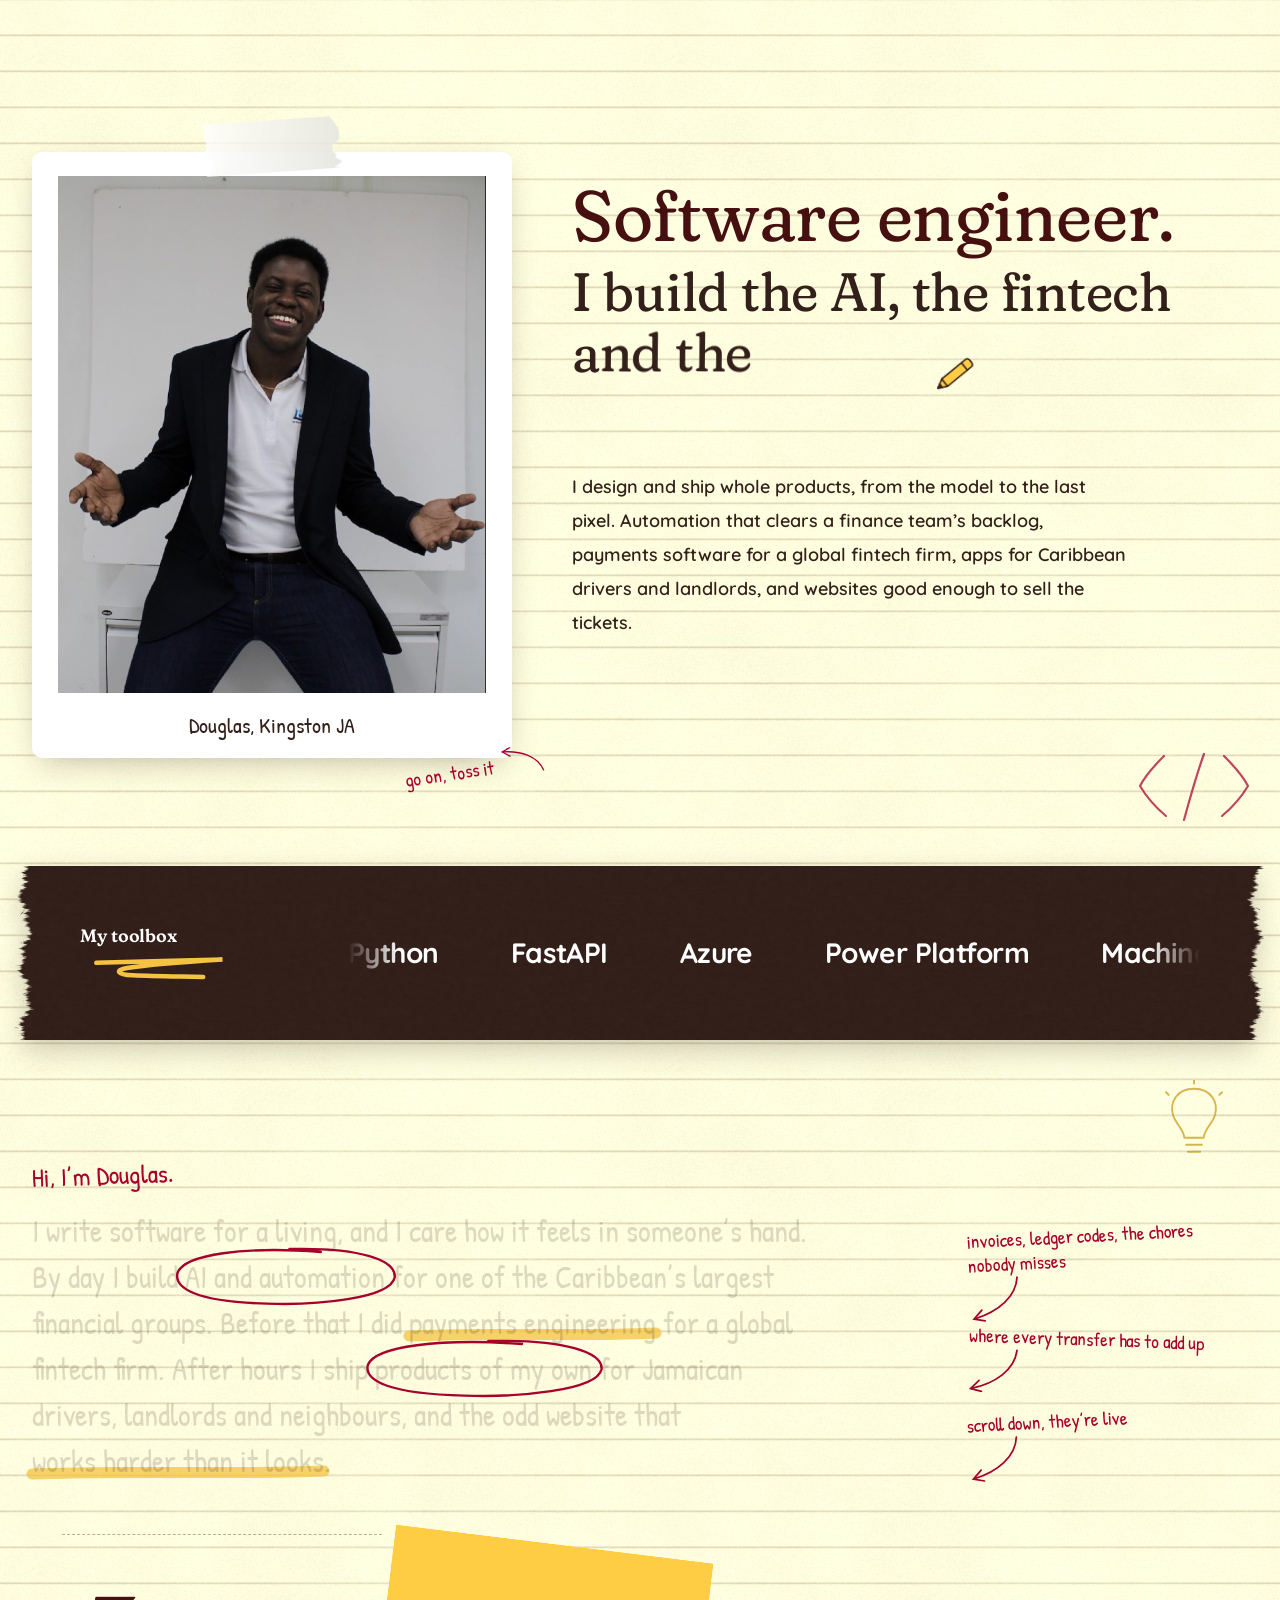
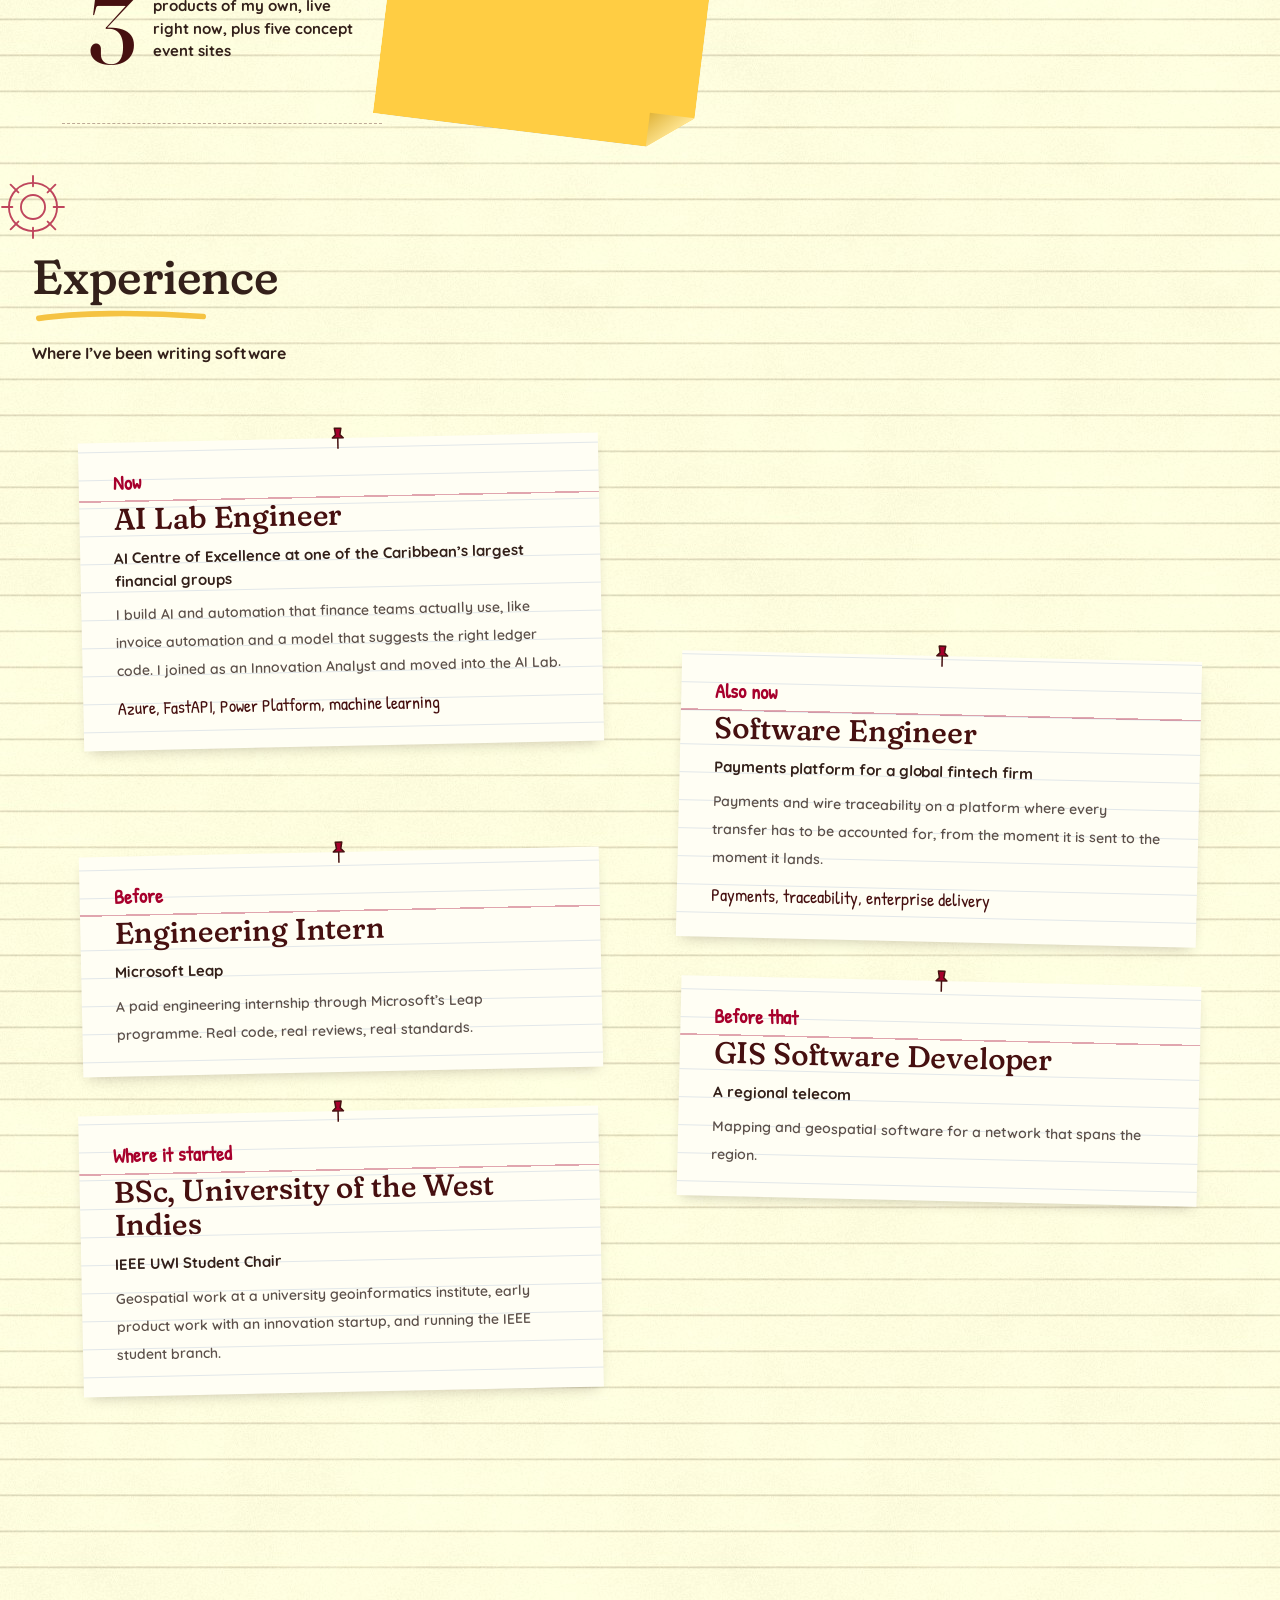
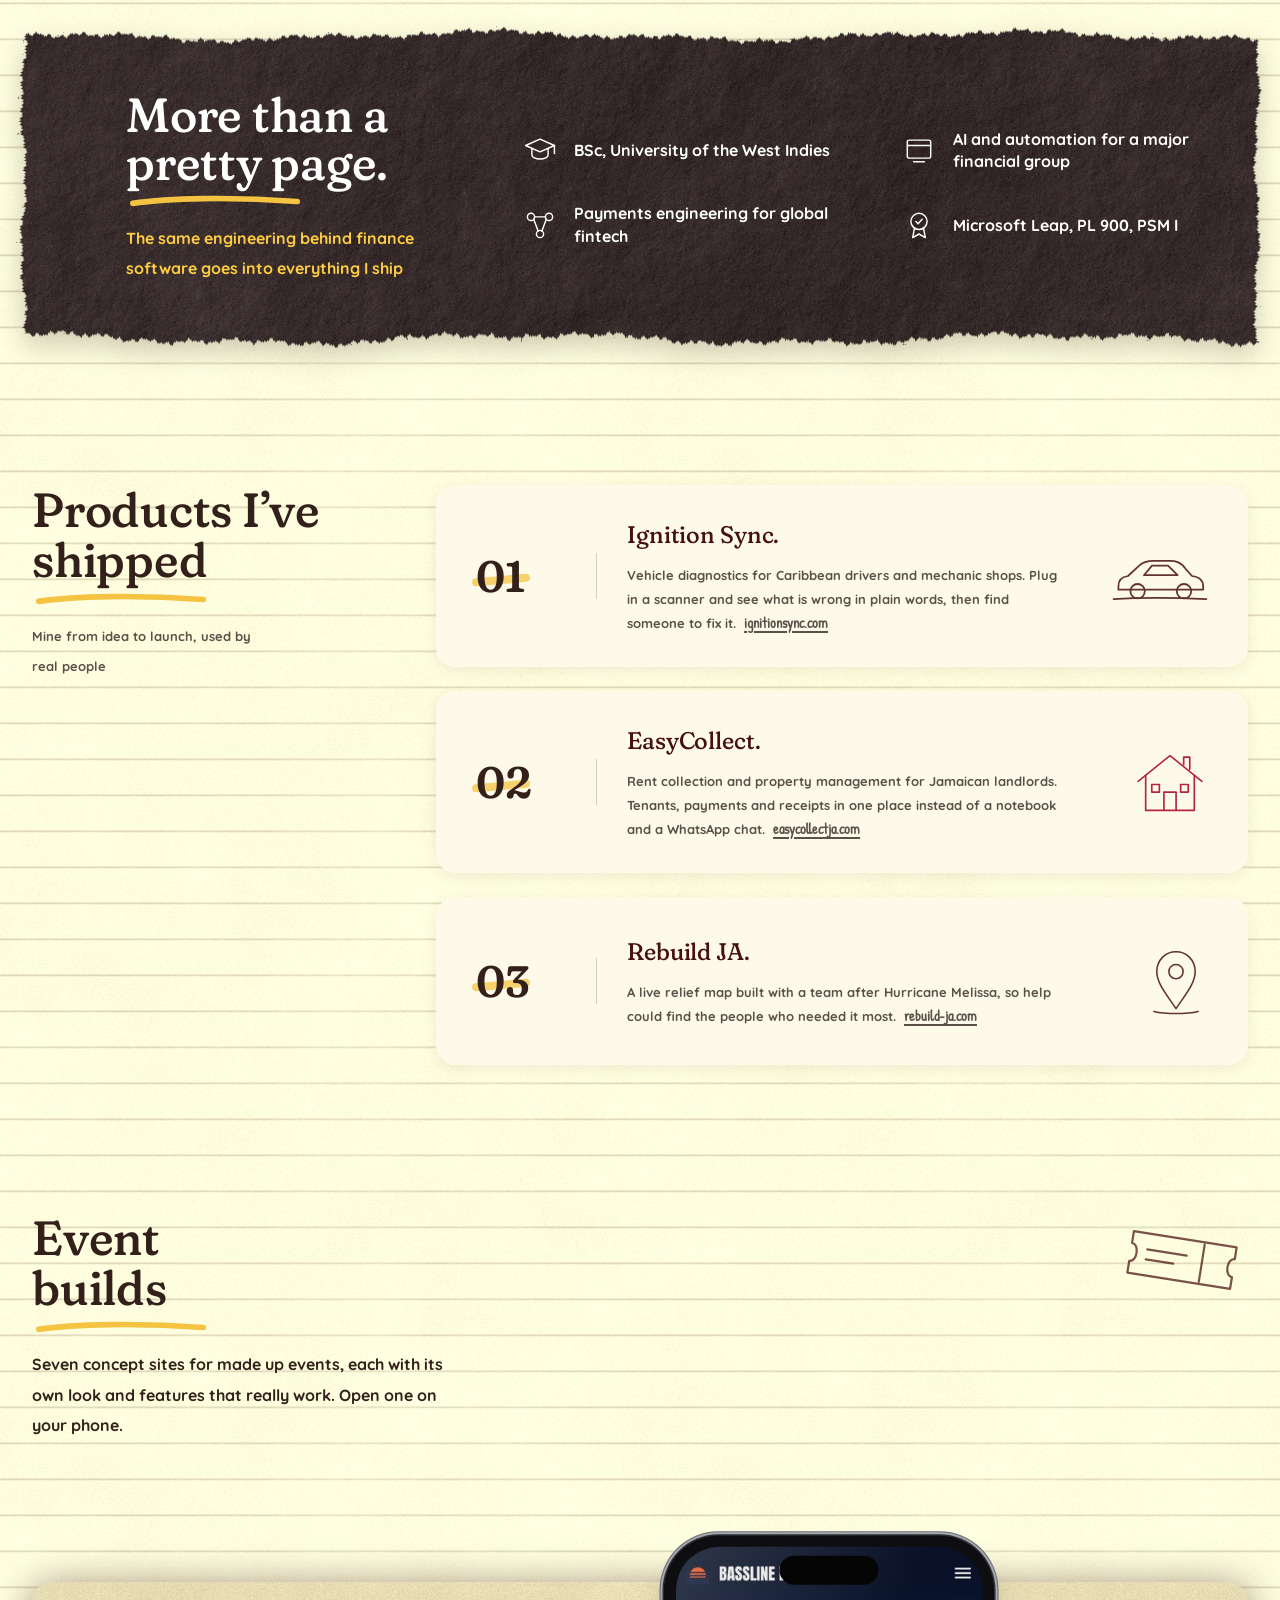
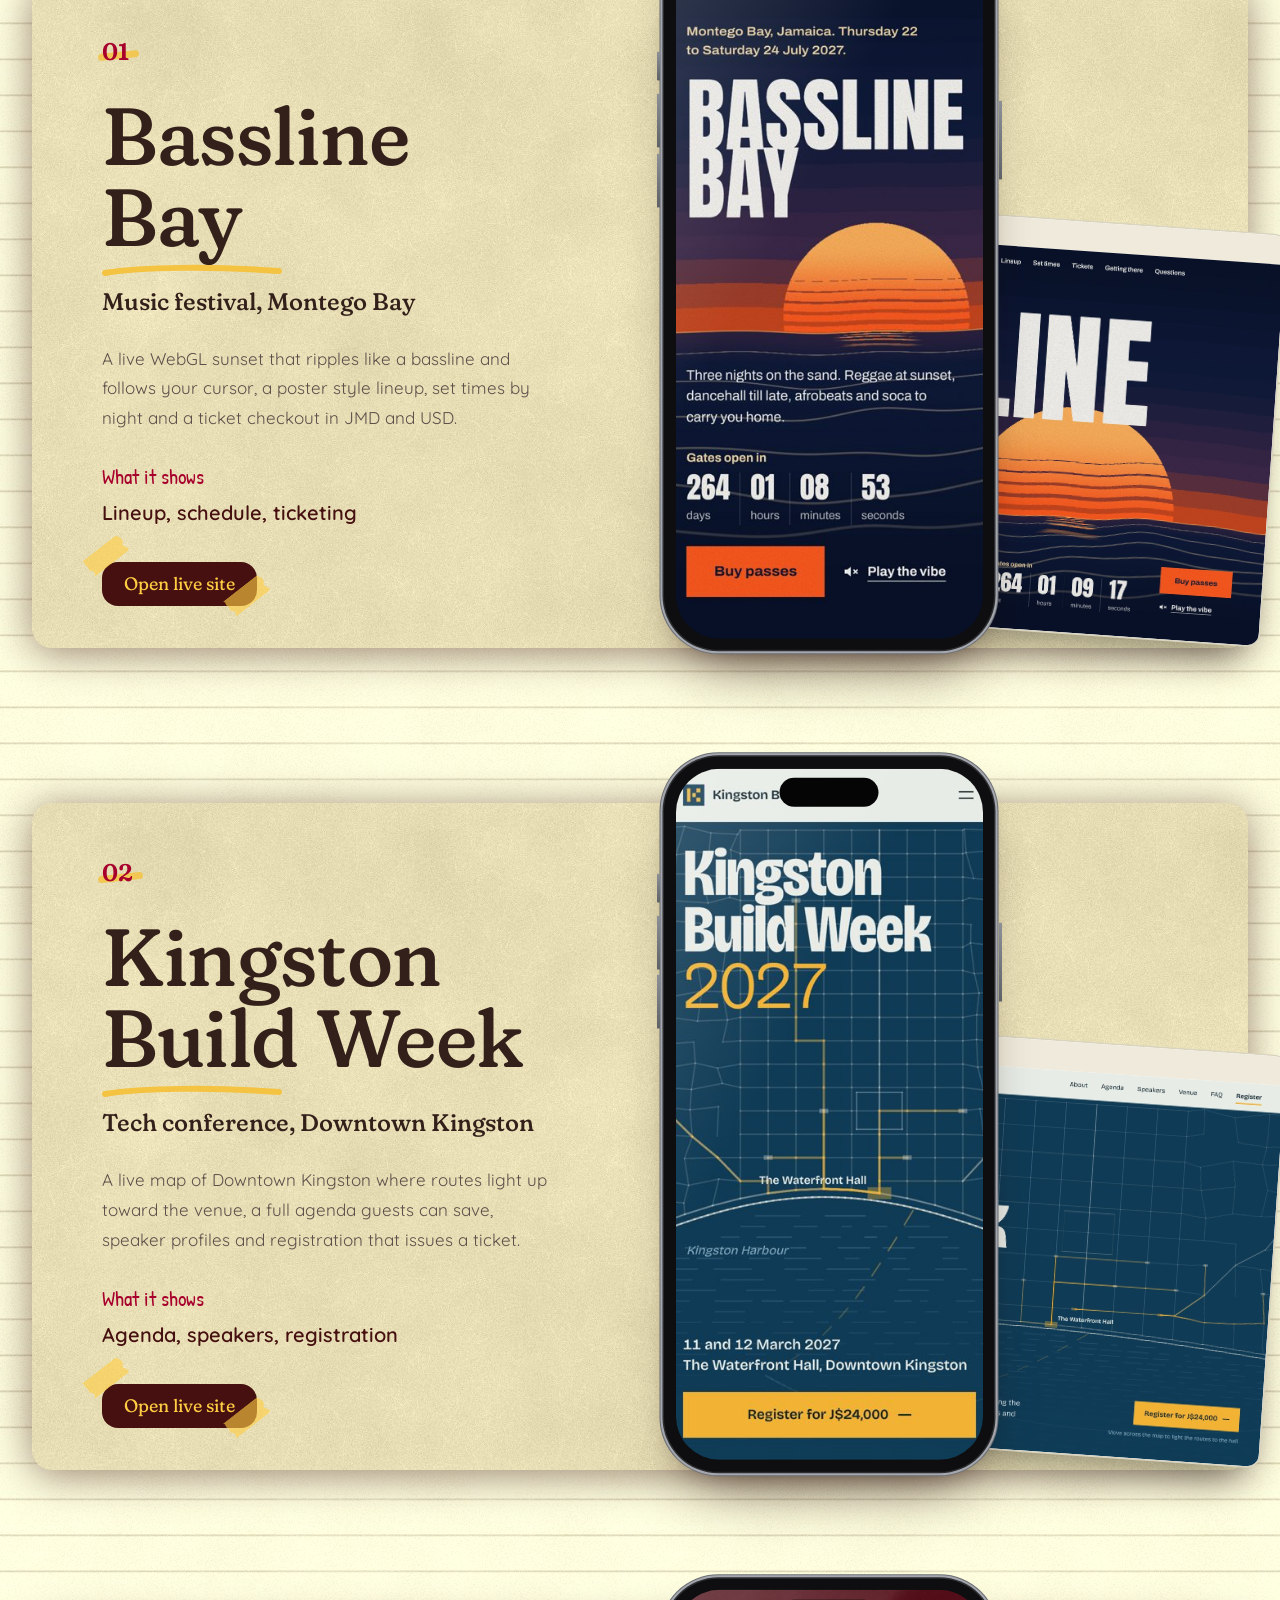
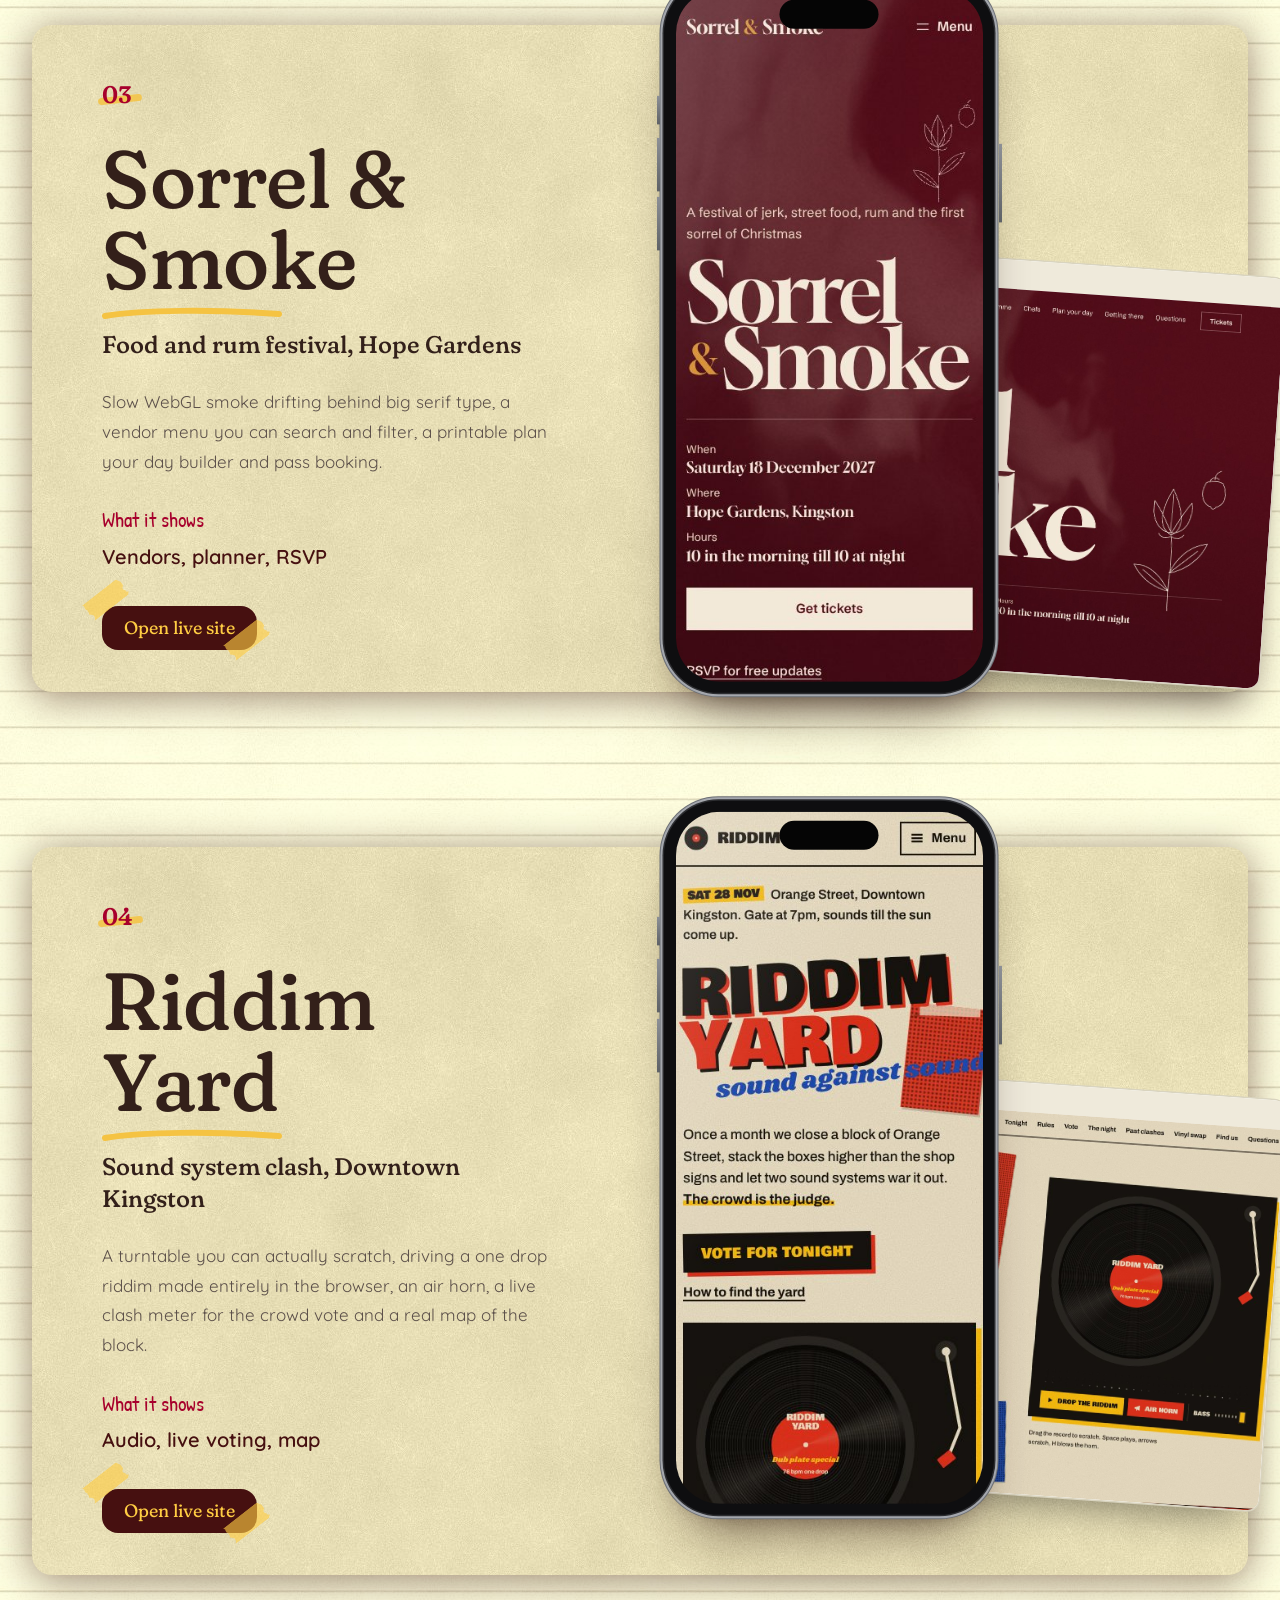
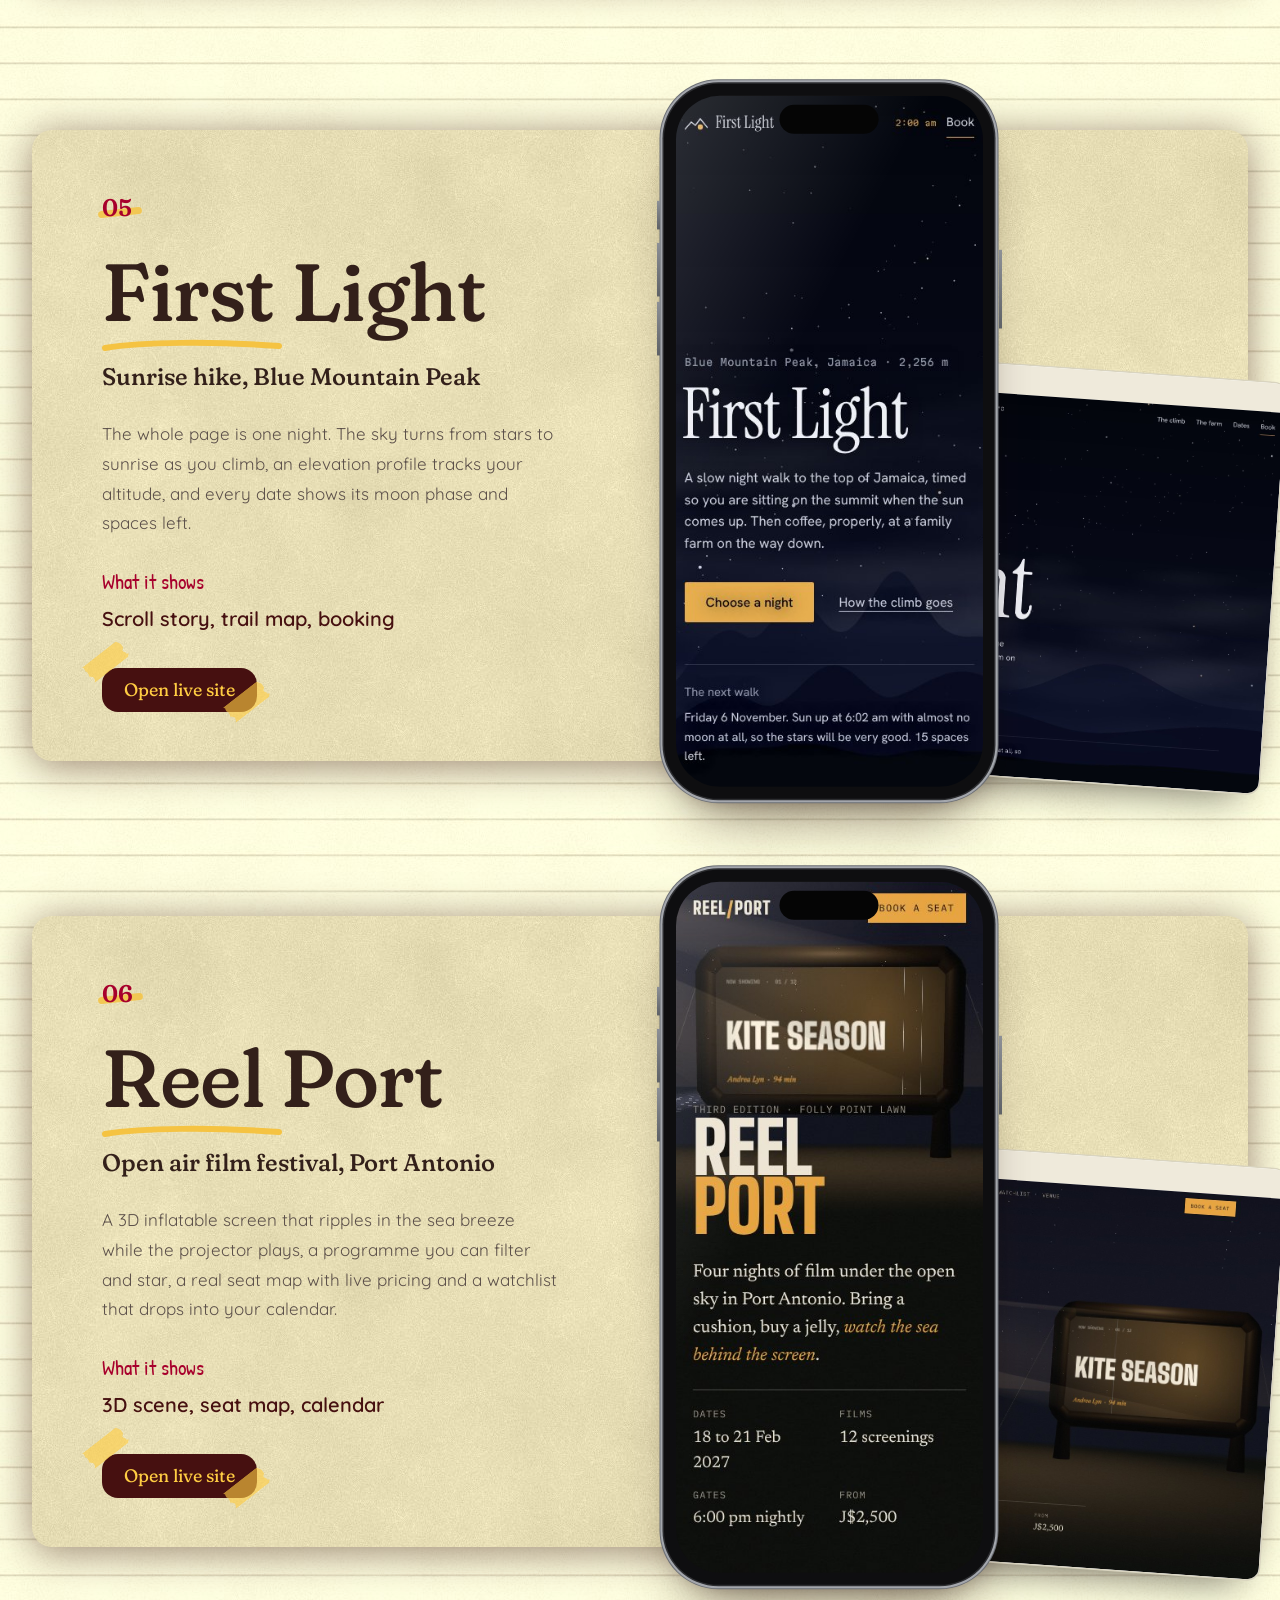
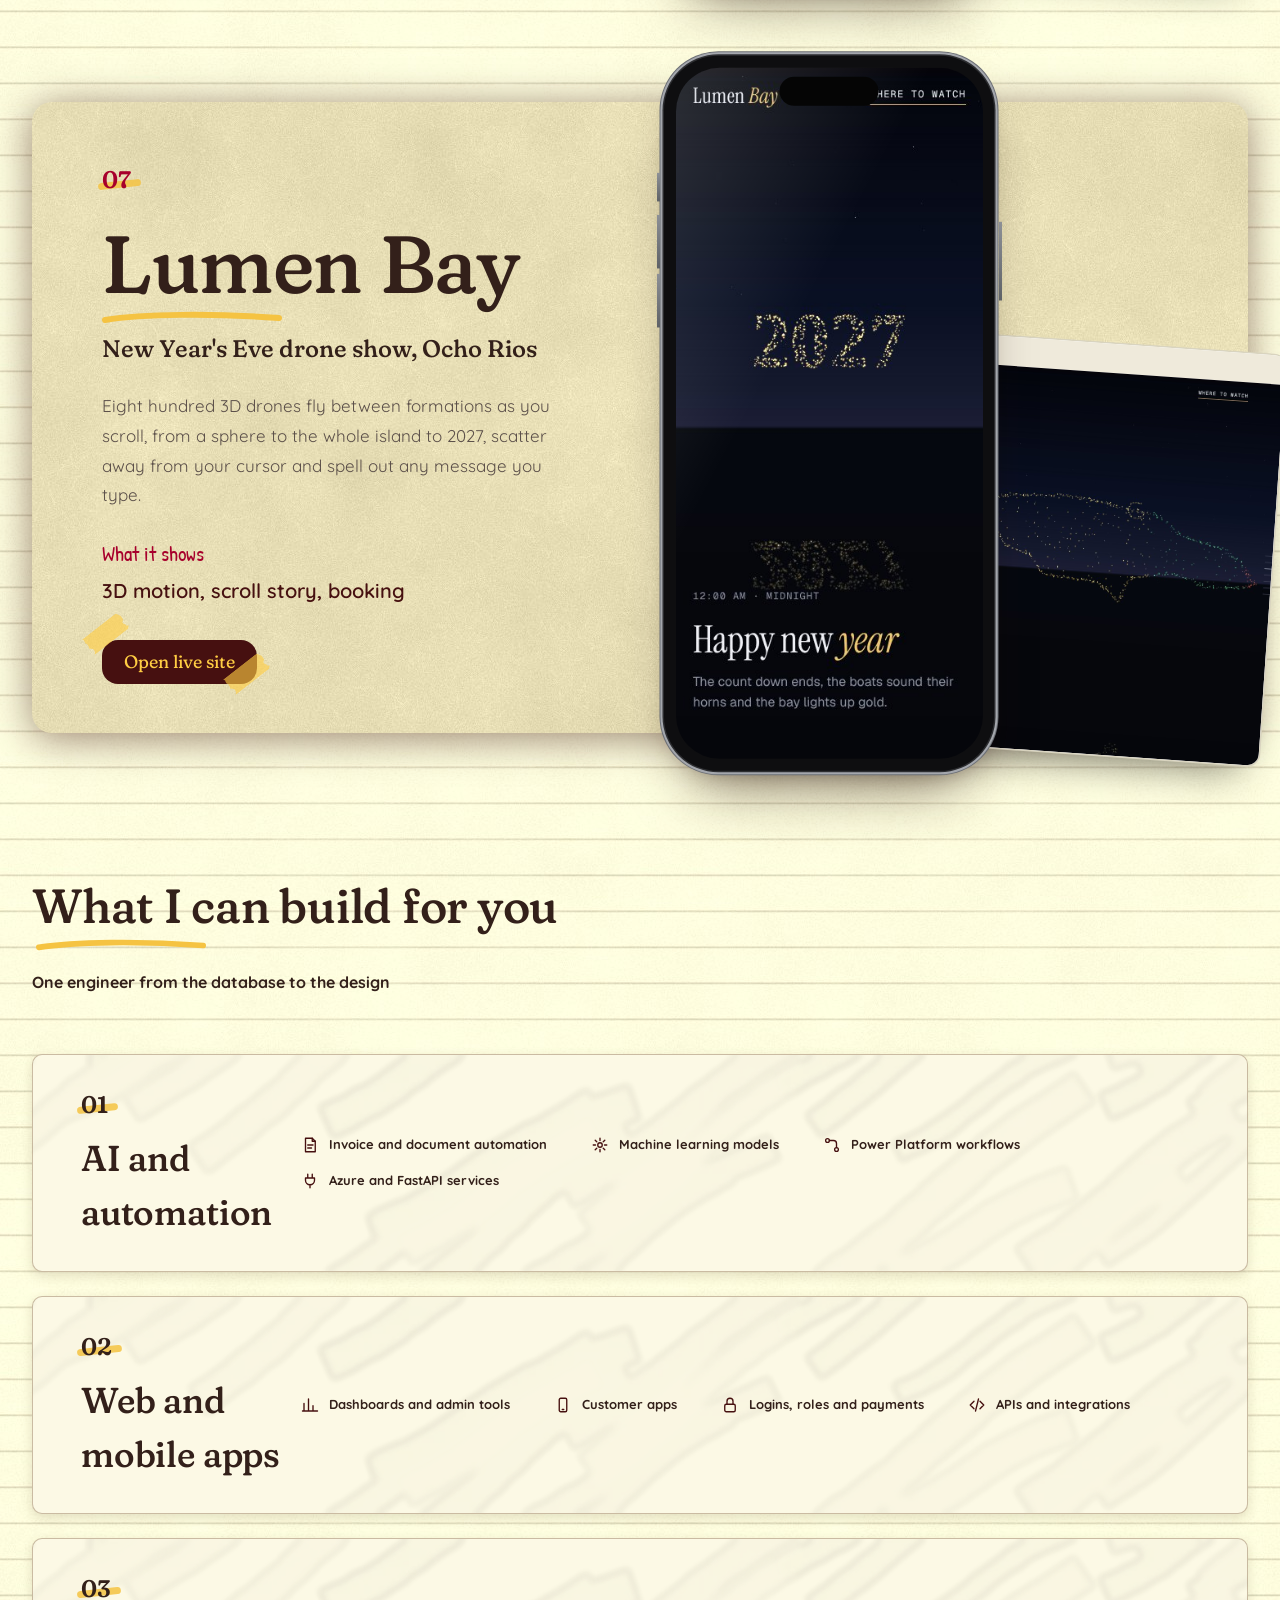
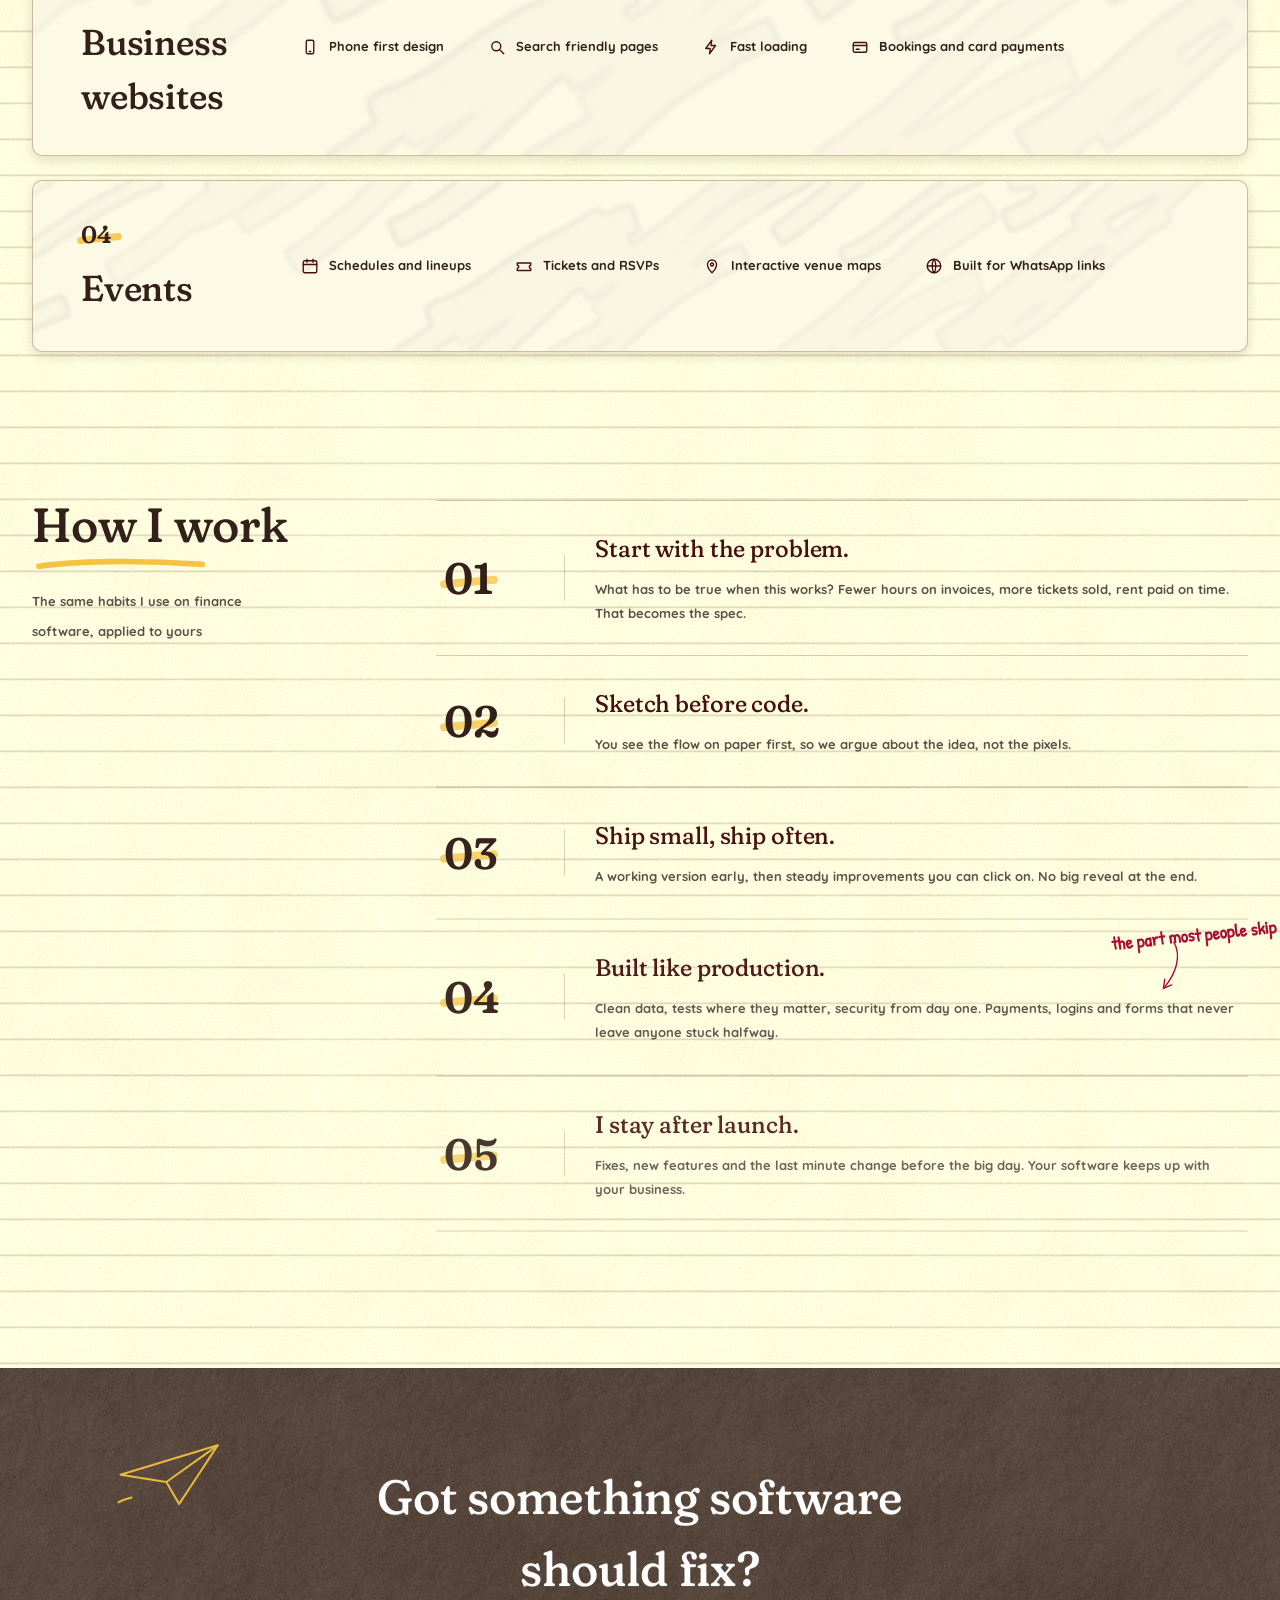
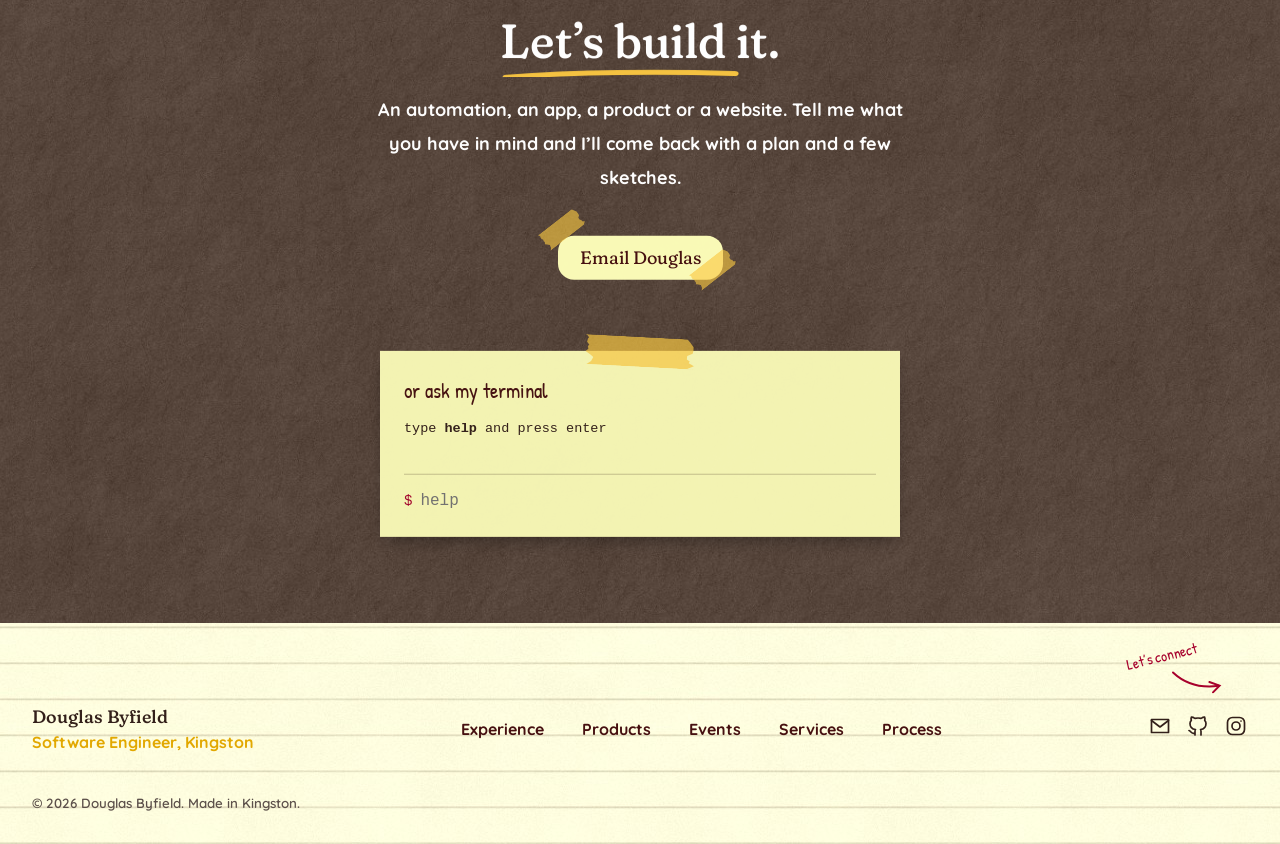
<file: index.html>
<!doctype html>
<html lang="en">
<head>
<meta charset="utf-8">
<meta name="viewport" content="width=device-width, initial-scale=1, viewport-fit=cover">
<title>Douglas Byfield | Software Engineer, Kingston</title>
<meta name="description" content="Douglas Byfield is a software engineer in Kingston, Jamaica. He builds AI and automation for finance teams, payments software, web and mobile apps, and websites that sell.">
<meta name="theme-color" content="#FFFFE0">
<meta property="og:title" content="Douglas Byfield | Software Engineer, Kingston">
<meta property="og:description" content="Software engineer in Kingston, Jamaica. AI, fintech, apps and websites, built end to end.">
<meta name="twitter:card" content="summary_large_image>
<meta property="og:type" content="website">
<meta property="og:image" content="/assets/images/work/bassline-bay-desktop.jpg">
<link rel="icon" href="data:image/svg+xml,%3Csvg xmlns='http://www.w3.org/2000/svg' viewBox='0 0 32 32'%3E%3Crect width='32' height='32' rx='7' fill='%23461010'/%3E%3Ctext x='16' y='22' font-family='Georgia' font-weight='700' font-size='15' text-anchor='middle' fill='%23FFCD43'%3EDB%3C/text%3E%3C/svg%3E">
<link rel="preconnect" href="https://fonts.googleapis.com">
<link rel="preconnect" href="https://fonts.gstatic.com" crossorigin>
<link rel="stylesheet" href="https://fonts.googleapis.com/css2?family=Fraunces:opsz,wght,SOFT,WONK@9..144,400..700,0..100,0..1&family=Quicksand:wght@400..700&family=Patrick+Hand&display=swap">
<link rel="stylesheet" href="/assets/css/home-rj.css?v=2">
<link rel="stylesheet" href="/assets/css/extra.css?v=2">
<script>(function(d){d.classList.add('js');try{if(sessionStorage.getItem('kb-intro'))d.classList.add('intro-seen')}catch(e){}setTimeout(function(){if(!window.gsap)d.classList.remove('js')},3500)})(document.documentElement)</script>
</head>
<body id="top">

<header class="top">
  <div class="wrap">
    <a class="badge" href="#top">Douglas Byfield</a>
    <nav aria-label="Main">
      <ul class="menu"><li><a href="#experience">Experience<svg class="swipe" viewBox="0 0 64 14" aria-hidden="true"><path d="M4 5 C 20 3, 40 3, 58 5" stroke-width="3"/><path d="M10 10 C 26 8, 44 8, 62 9" stroke-width="3"/></svg></a></li><li><a href="#products">Products<svg class="swipe" viewBox="0 0 64 14" aria-hidden="true"><path d="M4 5 C 20 3, 40 3, 58 5" stroke-width="3"/><path d="M10 10 C 26 8, 44 8, 62 9" stroke-width="3"/></svg></a></li><li><a href="#work">Events<svg class="swipe" viewBox="0 0 64 14" aria-hidden="true"><path d="M4 5 C 20 3, 40 3, 58 5" stroke-width="3"/><path d="M10 10 C 26 8, 44 8, 62 9" stroke-width="3"/></svg></a></li><li><a href="#services">Services<svg class="swipe" viewBox="0 0 64 14" aria-hidden="true"><path d="M4 5 C 20 3, 40 3, 58 5" stroke-width="3"/><path d="M10 10 C 26 8, 44 8, 62 9" stroke-width="3"/></svg></a></li><li><a href="#process">Process<svg class="swipe" viewBox="0 0 64 14" aria-hidden="true"><path d="M4 5 C 20 3, 40 3, 58 5" stroke-width="3"/><path d="M10 10 C 26 8, 44 8, 62 9" stroke-width="3"/></svg></a></li></ul>
    </nav>
    <a class="btn btn-dark taped" href="mailto:douglasbyfield@yahoo.com">Say hello</a>
    <button class="burger" type="button" aria-label="Open menu" aria-expanded="false" aria-controls="drawer"><svg viewBox="0 0 64 26" fill="none" stroke="currentColor" stroke-width="2.6" stroke-linecap="round" aria-hidden="true"><path d="M3 8 C 20 6, 40 5, 61 7"/><path d="M3 19 C 22 18, 42 17, 60 19"/></svg></button>
  </div>
</header>
<div class="drawer" id="drawer" aria-hidden="true">
  <button class="drawer-x" type="button" aria-label="Close menu"><svg viewBox="0 0 30 30" fill="none" stroke="currentColor" stroke-width="2.6" stroke-linecap="round" aria-hidden="true"><path d="M5 6 C 12 13, 18 18, 25 25"/><path d="M25 5 C 18 12, 12 18, 5 24"/></svg></button>
  <nav aria-label="Menu"><a href="#experience">Experience</a><a href="#products">Products</a><a href="#work">Events</a><a href="#services">Services</a><a href="#process">Process</a></nav>
  <a class="btn btn-cream taped" href="mailto:douglasbyfield@yahoo.com">Say hello</a>
  <p class="drawer-mail">douglasbyfield@yahoo.com</p>
</div>
<div class="intro" aria-hidden="true"><div class="intro-in"><p class="intro-name">Douglas Byfield</p><svg class="zig" viewBox="0 0 240 44" aria-hidden="true"><path d="M8 12 C 80 10, 160 8, 230 6 C 165 10, 105 14, 62 21 C 40 25, 44 33, 72 34 C 112 36, 152 36, 196 37" stroke-width="8"/></svg></div></div>
<canvas class="graphite" aria-hidden="true"></canvas>
<div class="pencil" aria-hidden="true"><svg viewBox="0 0 40 40"><path d="M3 37l3-10L29 4a3 3 0 0 1 4 0l3 3a3 3 0 0 1 0 4L13 34z"/><path d="M6 27l7 7M25 8l7 7"/><path d="M3 37l4.5-1.5L4.5 32.5z" class="lead"/></svg></div>

<main>

<section class="wrap hero">
  <div class="pol-wrap" tabindex="0" role="img" aria-label="Polaroid of Douglas Byfield smiling with his arms open, in a black blazer. Drag it to toss it, or use the arrow keys. Press Escape to put it back.">
    <figure class="polaroid rv">
      <span class="tape" aria-hidden="true"></span>
      <div class="photo">
        <img src="/assets/images/douglas.jpg?v=2" alt="" width="800" height="1000" draggable="false">
      </div>
      <figcaption>Douglas, Kingston JA</figcaption>
    </figure>
    <p class="toss hand" aria-hidden="true">go on, toss it<svg viewBox="0 0 70 46" fill="none" stroke="currentColor" stroke-width="2" stroke-linecap="round" aria-hidden="true"><path d="M4 4 C 10 26, 34 38, 62 40"/><path d="M52 32 L 63 40 L 51 45"/></svg></p>
  </div>
  <div class="rv hero-copy">
    <h1 data-write><span class="h1a">Software engineer.</span> <span class="h1b">I build the AI, the fintech and the apps that real businesses run on.</span></h1>
    <p class="lead">I design and ship whole products, from the model to the last pixel. Automation that clears a finance team&rsquo;s backlog, payments software for a global fintech firm, apps for Caribbean drivers and landlords, and websites good enough to sell the tickets.</p>
    <div class="ctas">
      <a class="btn btn-dark" href="#experience">See what I&rsquo;ve built</a>
      <a class="btn btn-line" href="mailto:douglasbyfield@yahoo.com">Email me
        <svg viewBox="0 0 24 24" fill="none" stroke="currentColor" stroke-width="2" stroke-linecap="round" stroke-linejoin="round" aria-hidden="true"><path d="M4 6h16v12H4z"/><path d="M4 7l8 6 8-6"/></svg></a>
    </div>
  </div>
  <svg class="doodle d-brackets" viewBox="0 0 120 80" aria-hidden="true"><path d="M30 10 C 18 22, 10 32, 6 40 C 12 50, 20 60, 32 70"/><path d="M90 10 C 102 22, 110 32, 114 40 C 108 50, 100 60, 88 70"/><path d="M70 8 C 62 30, 56 52, 50 74"/></svg>
</section>

<div class="band-wrap">
  <div class="band tools rv">
    <h2>My toolbox<svg class="swipe zigline" viewBox="0 0 240 44" aria-hidden="true"><path d="M8 12 C 80 10, 160 8, 230 6 C 165 10, 105 14, 62 21 C 40 25, 44 33, 72 34 C 112 36, 152 36, 196 37" stroke-width="8"/></svg></h2>
    <div class="marquee" aria-label="Tools">
      <div class="track"><span>Python</span><span>FastAPI</span><span>Azure</span><span>Power Platform</span><span>Machine Learning</span><span>TypeScript</span><span>React</span><span>Next.js</span><span>Supabase</span><span>Vercel</span><span aria-hidden="true">Python</span><span aria-hidden="true">FastAPI</span><span aria-hidden="true">Azure</span><span aria-hidden="true">Power Platform</span><span aria-hidden="true">Machine Learning</span><span aria-hidden="true">TypeScript</span><span aria-hidden="true">React</span><span aria-hidden="true">Next.js</span><span aria-hidden="true">Supabase</span><span aria-hidden="true">Vercel</span></div>
    </div>
  </div>
</div>

<section class="wrap statement" id="about">
  <div class="st-body">
    <p class="st-hi hand">Hi, I&rsquo;m Douglas.</p>
    <p class="st-text">I write software for a living, and I care how it feels in someone&rsquo;s hand. By day I build <span class="mk mk-circle" id="mk-ai">AI and automation</span> for one of the Caribbean&rsquo;s largest financial groups. Before that I did <span class="mk mk-under" id="mk-pay">payments engineering</span> for a global fintech firm. After hours I ship <span class="mk mk-circle" id="mk-own">products of my own</span> for Jamaican drivers, landlords and neighbours, and the odd website that <span class="mk mk-under" id="mk-web">works harder than it looks</span>.</p>
  </div>
  <aside class="st-margin" aria-label="Margin notes">
    <p class="ann hand" data-for="mk-ai">invoices, ledger codes, the chores nobody misses<svg viewBox="0 0 70 46" fill="none" stroke="currentColor" stroke-width="2" stroke-linecap="round" aria-hidden="true"><path d="M4 4 C 10 26, 34 38, 62 40"/><path d="M52 32 L 63 40 L 51 45"/></svg></p>
    <p class="ann hand" data-for="mk-pay">where every transfer has to add up<svg viewBox="0 0 70 46" fill="none" stroke="currentColor" stroke-width="2" stroke-linecap="round" aria-hidden="true"><path d="M4 4 C 10 26, 34 38, 62 40"/><path d="M52 32 L 63 40 L 51 45"/></svg></p>
    <p class="ann hand" data-for="mk-own">scroll down, they&rsquo;re live<svg viewBox="0 0 70 46" fill="none" stroke="currentColor" stroke-width="2" stroke-linecap="round" aria-hidden="true"><path d="M4 4 C 10 26, 34 38, 62 40"/><path d="M52 32 L 63 40 L 51 45"/></svg></p>
  </aside>
  <div class="peel">
    <div class="peel-under">
      <b>3</b>
      <span>products of my own, live right now, plus five concept event sites</span>
    </div>
    <button class="peel-flap" type="button" aria-expanded="false" aria-label="Lift the sticky note">
      <span class="hand">lift me</span>
    </button>
  </div>
  <svg class="doodle d-bulb" viewBox="0 0 80 100" aria-hidden="true"><path d="M40 10 C 20 10, 12 26, 16 40 C 19 50, 28 56, 29 66 L 51 66 C 52 56, 61 50, 64 40 C 68 26, 60 10, 40 10 Z"/><path d="M31 74 H 49 M33 82 H 47"/><path d="M40 0 V 4 M8 14 L 11 17 M72 14 L 69 17"/></svg>
</section>

<section class="wrap block xp" id="experience">
  <div class="head rv">
    <h2>Experience</h2>
    <svg class="swipe" viewBox="0 0 180 18" aria-hidden="true"><path d="M3 11 C 40 5, 110 4, 177 9" stroke-width="6"/></svg>
    <p>Where I&rsquo;ve been writing software</p>
  </div>
  <div class="xp-track">
    <svg class="xp-line" aria-hidden="true" preserveAspectRatio="none"><path/></svg>
    <span class="xp-pencil" aria-hidden="true"><svg viewBox="0 0 40 40"><path d="M3 37l3-10L29 4a3 3 0 0 1 4 0l3 3a3 3 0 0 1 0 4L13 34z"/><path d="M6 27l7 7M25 8l7 7"/></svg></span>
    <ol class="xp-cards">
      <li class="xp-card"><svg class="pin" viewBox="0 0 24 24" aria-hidden="true"><path d="M9 2h6l-1 6 3 3H7l3-3z"/><path d="M12 11v10"/></svg>
        <p class="when hand">Now</p>
        <h3>AI Lab Engineer</h3>
        <p class="at">AI Centre of Excellence at one of the Caribbean&rsquo;s largest financial groups</p>
        <p>I build AI and automation that finance teams actually use, like invoice automation and a model that suggests the right ledger code. I joined as an Innovation Analyst and moved into the AI Lab.</p>
        <p class="stack">Azure, FastAPI, Power Platform, machine learning</p>
      </li>
      <li class="xp-card"><svg class="pin" viewBox="0 0 24 24" aria-hidden="true"><path d="M9 2h6l-1 6 3 3H7l3-3z"/><path d="M12 11v10"/></svg>
        <p class="when hand">Also now</p>
        <h3>Software Engineer</h3>
        <p class="at">Payments platform for a global fintech firm</p>
        <p>Payments and wire traceability on a platform where every transfer has to be accounted for, from the moment it is sent to the moment it lands.</p>
        <p class="stack">Payments, traceability, enterprise delivery</p>
      </li>
      <li class="xp-card"><svg class="pin" viewBox="0 0 24 24" aria-hidden="true"><path d="M9 2h6l-1 6 3 3H7l3-3z"/><path d="M12 11v10"/></svg>
        <p class="when hand">Before</p>
        <h3>Engineering Intern</h3>
        <p class="at">Microsoft Leap</p>
        <p>A paid engineering internship through Microsoft&rsquo;s Leap programme. Real code, real reviews, real standards.</p>
      </li>
      <li class="xp-card"><svg class="pin" viewBox="0 0 24 24" aria-hidden="true"><path d="M9 2h6l-1 6 3 3H7l3-3z"/><path d="M12 11v10"/></svg>
        <p class="when hand">Before that</p>
        <h3>GIS Software Developer</h3>
        <p class="at">A regional telecom</p>
        <p>Mapping and geospatial software for a network that spans the region.</p>
      </li>
      <li class="xp-card"><svg class="pin" viewBox="0 0 24 24" aria-hidden="true"><path d="M9 2h6l-1 6 3 3H7l3-3z"/><path d="M12 11v10"/></svg>
        <p class="when hand">Where it started</p>
        <h3>BSc, University of the West Indies</h3>
        <p class="at">IEEE UWI Student Chair</p>
        <p>Geospatial work at a university geoinformatics institute, early product work with an innovation startup, and running the IEEE student branch.</p>
      </li>
    </ol>
  </div>
  <svg class="doodle d-gear" viewBox="0 0 100 100" aria-hidden="true"><circle cx="50" cy="50" r="14"/><path d="M50 14 V 26 M50 74 V 86 M14 50 H 26 M74 50 H 86 M24 24 L 33 33 M67 67 L 76 76 M24 76 L 33 67 M67 33 L 76 24"/><circle cx="50" cy="50" r="28"/></svg>
</section>

<section class="proof">
  <div class="band-wrap">
    <div class="band rv">
      <div class="grid">
        <div class="head light">
          <h2>More than a pretty page.</h2>
          <svg class="swipe" viewBox="0 0 180 18" aria-hidden="true"><path d="M3 11 C 40 5, 110 4, 177 9" stroke-width="6"/></svg>
          <p>The same engineering behind finance software goes into everything I ship</p>
        </div>
        <ul>
          <li><svg viewBox="0 0 40 40" aria-hidden="true"><path d="M4 15 20 8l16 7-16 7z"/><path d="M11 18.5v7c0 2.5 4 4.5 9 4.5s9-2 9-4.5v-7"/><path d="M36 15v9"/></svg><span>BSc, University of the West Indies</span></li>
          <li><svg viewBox="0 0 40 40" aria-hidden="true"><rect x="7" y="9" width="26" height="20" rx="2"/><path d="M7 15h26M14 33h12"/></svg><span>AI and automation for a major financial group</span></li>
          <li><svg viewBox="0 0 40 40" aria-hidden="true"><circle cx="10" cy="11" r="4"/><circle cx="30" cy="11" r="4"/><circle cx="20" cy="30" r="4"/><path d="M13 13.5 18 27M27 13.5 22 27M14 11h12"/></svg><span>Payments engineering for global fintech</span></li>
          <li><svg viewBox="0 0 40 40" aria-hidden="true"><circle cx="20" cy="16" r="9"/><path d="M15 23.5 13 34l7-4 7 4-2-10.5"/><path d="M16.5 16l2.5 2.5 4.5-5"/></svg><span>Microsoft Leap, PL&nbsp;900, PSM&nbsp;I</span></li>
        </ul>
      </div>
    </div>
  </div>
</section>

<section class="wrap block how products" id="products">
  <div class="head rv">
    <h2>Products I&rsquo;ve shipped</h2>
    <svg class="swipe" viewBox="0 0 180 18" aria-hidden="true"><path d="M3 11 C 40 5, 110 4, 177 9" stroke-width="6"/></svg>
    <p>Mine from idea to launch, used by real people</p>
  </div>
  <ol>
    <li class="rv"><span class="big">01</span><span class="rule"></span><div><h3>Ignition Sync.</h3><p>Vehicle diagnostics for Caribbean drivers and mechanic shops. Plug in a scanner and see what is wrong in plain words, then find someone to fix it. <a class="ext" href="https://ignitionsync.com" target="_blank" rel="noopener">ignitionsync.com</a></p></div><svg class="doodle d-car" viewBox="0 0 120 70" aria-hidden="true"><path d="M8 48 C 8 40, 12 36, 20 35 L 34 22 C 38 18, 44 16, 52 16 L 74 16 C 82 16, 88 20, 92 26 L 100 35 C 108 36, 114 40, 114 48 L 114 52 L 8 52 Z"/><path d="M40 34 L 50 22 L 70 22 L 82 34 Z"/><circle cx="32" cy="54" r="9"/><circle cx="90" cy="54" r="9"/><path d="M2 64 C 30 62, 80 62, 118 64"/></svg></li>
    <li class="rv"><span class="big">02</span><span class="rule"></span><div><h3>EasyCollect.</h3><p>Rent collection and property management for Jamaican landlords. Tenants, payments and receipts in one place instead of a notebook and a WhatsApp chat. <a class="ext" href="https://easycollectja.com" target="_blank" rel="noopener">easycollectja.com</a></p></div><svg class="doodle d-house" viewBox="0 0 100 90" aria-hidden="true"><path d="M8 44 L 50 10 L 92 44"/><path d="M18 36 L 18 82 L 82 82 L 82 36"/><path d="M42 82 L 42 58 L 58 58 L 58 82"/><path d="M26 48 H 36 V 58 H 26 Z M64 48 H 74 V 58 H 64 Z"/><path d="M68 22 V 12 H 76 V 28"/></svg></li>
    <li class="rv"><span class="big">03</span><span class="rule"></span><div><h3>Rebuild JA.</h3><p>A live relief map built with a team after Hurricane Melissa, so help could find the people who needed it most. <a class="ext" href="https://rebuild-ja.com" target="_blank" rel="noopener">rebuild-ja.com</a></p></div><svg class="doodle d-pin" viewBox="0 0 90 100" aria-hidden="true"><path d="M45 88 C 30 66, 18 52, 18 36 C 18 20, 30 8, 45 8 C 60 8, 72 20, 72 36 C 72 52, 60 66, 45 88 Z"/><circle cx="45" cy="36" r="10"/><path d="M14 92 C 30 96, 60 96, 76 92"/></svg></li>
  </ol>
</section>

<section class="wrap block" id="work">
  <div class="head rv">
    <h2>Event<br>builds</h2>
    <svg class="swipe" viewBox="0 0 180 18" aria-hidden="true"><path d="M3 11 C 40 5, 110 4, 177 9" stroke-width="6"/></svg>
    <p>Seven concept sites for made up events, each with its own look and features that really work. Open one on your phone.</p>
  </div>

  <ol class="projects">
    <li class="proj rv">
      <div class="copy">
        <span class="num">01</span>
        <h3>Bassline Bay</h3>
        <svg class="swipe title-swipe" viewBox="0 0 180 18" aria-hidden="true"><path d="M3 11 C 40 5, 110 4, 177 9" stroke-width="6"/></svg>
        <p class="kind">Music festival, Montego Bay</p>
        <p class="desc" data-desc="bassline-bay">A live WebGL sunset that ripples like a bassline and follows your cursor, a poster style lineup, set times by night and a ticket checkout in JMD and USD.</p>
        <p class="role-l">What it shows</p>
        <p class="role">Lineup, schedule, ticketing</p>
        <a class="btn btn-dark taped" href="https://bassline-bay.vercel.app" target="_blank" rel="noopener">Open live site</a>
      </div>
      <p class="note hand">Built for the big night<svg viewBox="0 0 70 46" fill="none" stroke="currentColor" stroke-width="2" stroke-linecap="round" aria-hidden="true"><path d="M4 4 C 10 26, 34 38, 62 40"/><path d="M52 32 L 63 40 L 51 45"/></svg></p>
      <div class="art" aria-hidden="true">
        <span class="browser b2"><i><b></b><b></b><b></b></i><img src="/assets/images/work/bassline-bay-desktop.jpg" alt=""></span>
        <span class="phone p1"><img src="/assets/images/work/bassline-bay-mobile.jpg" alt=""><i class="glare"></i></span>
      </div>
    </li>

    <li class="proj rv">
      <div class="copy">
        <span class="num">02</span>
        <h3>Kingston Build Week</h3>
        <svg class="swipe title-swipe" viewBox="0 0 180 18" aria-hidden="true"><path d="M3 11 C 40 5, 110 4, 177 9" stroke-width="6"/></svg>
        <p class="kind">Tech conference, Downtown Kingston</p>
        <p class="desc" data-desc="kingston-build-week">A live map of Downtown Kingston where routes light up toward the venue, a full agenda guests can save, speaker profiles and registration that issues a ticket.</p>
        <p class="role-l">What it shows</p>
        <p class="role">Agenda, speakers, registration</p>
        <a class="btn btn-dark taped" href="https://kingston-build-week.vercel.app" target="_blank" rel="noopener">Open live site</a>
      </div>
      <p class="note hand">Pick your sessions<svg viewBox="0 0 70 46" fill="none" stroke="currentColor" stroke-width="2" stroke-linecap="round" aria-hidden="true"><path d="M4 4 C 10 26, 34 38, 62 40"/><path d="M52 32 L 63 40 L 51 45"/></svg></p>
      <div class="art" aria-hidden="true">
        <span class="browser b2"><i><b></b><b></b><b></b></i><img src="/assets/images/work/kingston-build-week-desktop.jpg" alt=""></span>
        <span class="phone p1"><img src="/assets/images/work/kingston-build-week-mobile.jpg" alt=""><i class="glare"></i></span>
      </div>
    </li>

    <li class="proj rv">
      <div class="copy">
        <span class="num">03</span>
        <h3>Sorrel &amp; Smoke</h3>
        <svg class="swipe title-swipe" viewBox="0 0 180 18" aria-hidden="true"><path d="M3 11 C 40 5, 110 4, 177 9" stroke-width="6"/></svg>
        <p class="kind">Food and rum festival, Hope Gardens</p>
        <p class="desc" data-desc="sorrel-and-smoke">Slow WebGL smoke drifting behind big serif type, a vendor menu you can search and filter, a printable plan your day builder and pass booking.</p>
        <p class="role-l">What it shows</p>
        <p class="role">Vendors, planner, RSVP</p>
        <a class="btn btn-dark taped" href="https://sorrel-and-smoke.vercel.app" target="_blank" rel="noopener">Open live site</a>
      </div>
      <p class="note hand">Plan the whole day<svg viewBox="0 0 70 46" fill="none" stroke="currentColor" stroke-width="2" stroke-linecap="round" aria-hidden="true"><path d="M4 4 C 10 26, 34 38, 62 40"/><path d="M52 32 L 63 40 L 51 45"/></svg></p>
      <div class="art" aria-hidden="true">
        <span class="browser b2"><i><b></b><b></b><b></b></i><img src="/assets/images/work/sorrel-and-smoke-desktop.jpg" alt=""></span>
        <span class="phone p1"><img src="/assets/images/work/sorrel-and-smoke-mobile.jpg" alt=""><i class="glare"></i></span>
      </div>
    </li>
    <li class="proj rv">
      <div class="copy">
        <span class="num">04</span>
        <h3>Riddim Yard</h3>
        <svg class="swipe title-swipe" viewBox="0 0 180 18" aria-hidden="true"><path d="M3 11 C 40 5, 110 4, 177 9" stroke-width="6"/></svg>
        <p class="kind">Sound system clash, Downtown Kingston</p>
        <p class="desc" data-desc="riddim-yard">A turntable you can actually scratch, driving a one drop riddim made entirely in the browser, an air horn, a live clash meter for the crowd vote and a real map of the block.</p>
        <p class="role-l">What it shows</p>
        <p class="role">Audio, live voting, map</p>
        <a class="btn btn-dark taped" href="https://riddim-yard.vercel.app" target="_blank" rel="noopener">Open live site</a>
      </div>
      <p class="note hand">Go on, scratch it<svg viewBox="0 0 70 46" fill="none" stroke="currentColor" stroke-width="2" stroke-linecap="round" aria-hidden="true"><path d="M4 4 C 10 26, 34 38, 62 40"/><path d="M52 32 L 63 40 L 51 45"/></svg></p>
      <div class="art" aria-hidden="true">
        <span class="browser b2"><i><b></b><b></b><b></b></i><img src="/assets/images/work/riddim-yard-desktop.jpg" alt=""></span>
        <span class="phone p1"><img src="/assets/images/work/riddim-yard-mobile.jpg" alt=""><i class="glare"></i></span>
      </div>
    </li>
    <li class="proj rv">
      <div class="copy">
        <span class="num">05</span>
        <h3>First Light</h3>
        <svg class="swipe title-swipe" viewBox="0 0 180 18" aria-hidden="true"><path d="M3 11 C 40 5, 110 4, 177 9" stroke-width="6"/></svg>
        <p class="kind">Sunrise hike, Blue Mountain Peak</p>
        <p class="desc" data-desc="first-light">The whole page is one night. The sky turns from stars to sunrise as you climb, an elevation profile tracks your altitude, and every date shows its moon phase and spaces left.</p>
        <p class="role-l">What it shows</p>
        <p class="role">Scroll story, trail map, booking</p>
        <a class="btn btn-dark taped" href="https://first-light-jamaica.vercel.app" target="_blank" rel="noopener">Open live site</a>
      </div>
      <p class="note hand">Stars to sunrise<svg viewBox="0 0 70 46" fill="none" stroke="currentColor" stroke-width="2" stroke-linecap="round" aria-hidden="true"><path d="M4 4 C 10 26, 34 38, 62 40"/><path d="M52 32 L 63 40 L 51 45"/></svg></p>
      <div class="art" aria-hidden="true">
        <span class="browser b2"><i><b></b><b></b><b></b></i><img src="/assets/images/work/first-light-desktop.jpg" alt=""></span>
        <span class="phone p1"><img src="/assets/images/work/first-light-mobile.jpg" alt=""><i class="glare"></i></span>
      </div>
    </li>
    <li class="proj rv">
      <div class="copy">
        <span class="num">06</span>
        <h3>Reel Port</h3>
        <svg class="swipe title-swipe" viewBox="0 0 180 18" aria-hidden="true"><path d="M3 11 C 40 5, 110 4, 177 9" stroke-width="6"/></svg>
        <p class="kind">Open air film festival, Port Antonio</p>
        <p class="desc" data-desc="reel-port">A 3D inflatable screen that ripples in the sea breeze while the projector plays, a programme you can filter and star, a real seat map with live pricing and a watchlist that drops into your calendar.</p>
        <p class="role-l">What it shows</p>
        <p class="role">3D scene, seat map, calendar</p>
        <a class="btn btn-dark taped" href="/builds/reel-port" target="_blank" rel="noopener">Open live site</a>
      </div>
      <p class="note hand">Watch the screen breathe<svg viewBox="0 0 70 46" fill="none" stroke="currentColor" stroke-width="2" stroke-linecap="round" aria-hidden="true"><path d="M4 4 C 10 26, 34 38, 62 40"/><path d="M52 32 L 63 40 L 51 45"/></svg></p>
      <div class="art" aria-hidden="true">
        <span class="browser b2"><i><b></b><b></b><b></b></i><img src="/assets/images/work/reel-port-desktop.jpg" alt=""></span>
        <span class="phone p1"><img src="/assets/images/work/reel-port-mobile.jpg" alt=""><i class="glare"></i></span>
      </div>
    </li>
    <li class="proj rv">
      <div class="copy">
        <span class="num">07</span>
        <h3>Lumen Bay</h3>
        <svg class="swipe title-swipe" viewBox="0 0 180 18" aria-hidden="true"><path d="M3 11 C 40 5, 110 4, 177 9" stroke-width="6"/></svg>
        <p class="kind">New Year's Eve drone show, Ocho Rios</p>
        <p class="desc" data-desc="lumen-bay">Eight hundred 3D drones fly between formations as you scroll, from a sphere to the whole island to 2027, scatter away from your cursor and spell out any message you type.</p>
        <p class="role-l">What it shows</p>
        <p class="role">3D motion, scroll story, booking</p>
        <a class="btn btn-dark taped" href="/builds/lumen-bay" target="_blank" rel="noopener">Open live site</a>
      </div>
      <p class="note hand">Type a word, they fly it<svg viewBox="0 0 70 46" fill="none" stroke="currentColor" stroke-width="2" stroke-linecap="round" aria-hidden="true"><path d="M4 4 C 10 26, 34 38, 62 40"/><path d="M52 32 L 63 40 L 51 45"/></svg></p>
      <div class="art" aria-hidden="true">
        <span class="browser b2"><i><b></b><b></b><b></b></i><img src="/assets/images/work/lumen-bay-desktop.jpg" alt=""></span>
        <span class="phone p1"><img src="/assets/images/work/lumen-bay-mobile.jpg" alt=""><i class="glare"></i></span>
      </div>
    </li>
  </ol>
  <svg class="doodle d-ticket" viewBox="0 0 120 70" aria-hidden="true"><path d="M8 14 H 112 V 26 C 104 26, 104 44, 112 44 V 56 H 8 V 44 C 16 44, 16 26, 8 26 Z"/><path d="M80 16 V 54" stroke-dasharray="3 5"/><path d="M24 30 H 64 M24 40 H 52"/></svg>
</section>

<section class="wrap block" id="services">
  <div class="head rv">
    <h2>What I can build for you</h2>
    <svg class="swipe" viewBox="0 0 180 18" aria-hidden="true"><path d="M3 11 C 40 5, 110 4, 177 9" stroke-width="6"/></svg>
    <p>One engineer from the database to the design</p>
  </div>
  <div class="kit">
<div class="row rv"><div><span class="num">01</span><h3>AI and automation</h3></div><ul><li><svg viewBox="0 0 24 24" aria-hidden="true"><path d="M6 3h9l4 4v14H6z"/><path d="M15 3v4h4M9 12h7M9 16h5"/></svg>Invoice and document automation</li><li><svg viewBox="0 0 24 24" aria-hidden="true"><circle cx="12" cy="12" r="3"/><path d="M12 3v3M12 18v3M3 12h3M18 12h3M5.6 5.6l2.1 2.1M16.3 16.3l2.1 2.1M5.6 18.4l2.1-2.1M16.3 7.7l2.1-2.1"/></svg>Machine learning models</li><li><svg viewBox="0 0 24 24" aria-hidden="true"><circle cx="6" cy="6" r="2.5"/><circle cx="18" cy="18" r="2.5"/><path d="M8.5 6H14a4 4 0 0 1 4 4v5.5"/></svg>Power Platform workflows</li><li><svg viewBox="0 0 24 24" aria-hidden="true"><path d="M9 3v5M15 3v5M6 8h12v3a6 6 0 0 1-12 0zM12 17v4"/></svg>Azure and FastAPI services</li></ul></div><div class="row rv"><div><span class="num">02</span><h3>Web and mobile apps</h3></div><ul><li><svg viewBox="0 0 24 24" aria-hidden="true"><path d="M4 20V10M10 20V4M16 20v-7M22 20H2"/></svg>Dashboards and admin tools</li><li><svg viewBox="0 0 24 24" aria-hidden="true"><rect x="7" y="3" width="10" height="18" rx="2"/><path d="M11 18h2"/></svg>Customer apps</li><li><svg viewBox="0 0 24 24" aria-hidden="true"><rect x="5" y="11" width="14" height="10" rx="2"/><path d="M8 11V7a4 4 0 0 1 8 0v4"/></svg>Logins, roles and payments</li><li><svg viewBox="0 0 24 24" aria-hidden="true"><path d="M8 7l-5 5 5 5M16 7l5 5-5 5M14 4l-4 16"/></svg>APIs and integrations</li></ul></div><div class="row rv"><div><span class="num">03</span><h3>Business websites</h3></div><ul><li><svg viewBox="0 0 24 24" aria-hidden="true"><rect x="7" y="3" width="10" height="18" rx="2"/><path d="M11 18h2"/></svg>Phone first design</li><li><svg viewBox="0 0 24 24" aria-hidden="true"><circle cx="11" cy="11" r="6"/><path d="M16 16l5 5"/></svg>Search friendly pages</li><li><svg viewBox="0 0 24 24" aria-hidden="true"><path d="M13 3L5 14h6l-1 7 8-11h-6z"/></svg>Fast loading</li><li><svg viewBox="0 0 24 24" aria-hidden="true"><rect x="3" y="6" width="18" height="13" rx="2"/><path d="M3 10h18M7 15h4"/></svg>Bookings and card payments</li></ul></div><div class="row rv"><div><span class="num">04</span><h3>Events</h3></div><ul><li><svg viewBox="0 0 24 24" aria-hidden="true"><rect x="3" y="5" width="18" height="16" rx="2"/><path d="M3 10h18M8 3v4M16 3v4"/></svg>Schedules and lineups</li><li><svg viewBox="0 0 24 24" aria-hidden="true"><path d="M3 8h18v3a2 2 0 0 0 0 4v3H3v-3a2 2 0 0 0 0-4z"/></svg>Tickets and RSVPs</li><li><svg viewBox="0 0 24 24" aria-hidden="true"><path d="M12 21s-6-6-6-11a6 6 0 0 1 12 0c0 5-6 11-6 11z"/><circle cx="12" cy="10" r="2"/></svg>Interactive venue maps</li><li><svg viewBox="0 0 24 24" aria-hidden="true"><circle cx="12" cy="12" r="9"/><path d="M3 12h18M12 3c3 3 3 15 0 18M12 3c-3 3-3 15 0 18"/></svg>Built for WhatsApp links</li></ul></div>
  </div>
</section>

<section class="wrap block how" id="process">
  <div class="head rv">
    <h2>How I work</h2>
    <svg class="swipe" viewBox="0 0 180 18" aria-hidden="true"><path d="M3 11 C 40 5, 110 4, 177 9" stroke-width="6"/></svg>
    <p>The same habits I use on finance software, applied to yours</p>
  </div>
  <ol>
    <li class="rv"><span class="big">01</span><span class="rule"></span><div><h3>Start with the problem.</h3><p>What has to be true when this works? Fewer hours on invoices, more tickets sold, rent paid on time. That becomes the spec.</p></div></li>
    <li class="rv"><span class="big">02</span><span class="rule"></span><div><h3>Sketch before code.</h3><p>You see the flow on paper first, so we argue about the idea, not the pixels.</p></div></li>
    <li class="rv"><span class="big">03</span><span class="rule"></span><div><h3>Ship small, ship often.</h3><p>A working version early, then steady improvements you can click on. No big reveal at the end.</p></div></li>
    <li class="rv"><p class="ann-inline hand" aria-hidden="true">the part most people skip<svg viewBox="0 0 70 46" fill="none" stroke="currentColor" stroke-width="2" stroke-linecap="round"><path d="M4 4 C 10 26, 34 38, 62 40"/><path d="M52 32 L 63 40 L 51 45"/></svg></p><span class="big">04</span><span class="rule"></span><div><h3>Built like production.</h3><p>Clean data, tests where they matter, security from day one. Payments, logins and forms that never leave anyone stuck halfway.</p></div></li>
    <li class="rv"><span class="big">05</span><span class="rule"></span><div><h3>I stay after launch.</h3><p>Fixes, new features and the last minute change before the big day. Your software keeps up with your business.</p></div></li>
  </ol>
</section>

<section class="talk" id="contact">
  <h2 class="rv">Got something software should fix?<br><span>Let&rsquo;s build it.<svg class="swipe" viewBox="0 0 160 16" preserveAspectRatio="none" aria-hidden="true"><path d="M4 10 C 50 4, 110 4, 156 8" stroke-width="5"/></svg></span></h2>
  <p class="rv">An automation, an app, a product or a website. Tell me what you have in mind and I&rsquo;ll come back with a plan and a few sketches.</p>
  <a class="btn btn-cream taped rv" href="mailto:douglasbyfield@yahoo.com?subject=Project">Email Douglas</a>
  <div class="term rv">
    <p class="term-title hand">or ask my terminal</p>
    <div class="term-out" id="term-out" role="log" aria-live="polite"><p>type <b>help</b> and press enter</p></div>
    <form class="term-in" autocomplete="off">
      <label for="term-cmd" class="sr">Terminal command</label>
      <span aria-hidden="true">$</span>
      <input id="term-cmd" type="text" spellcheck="false" autocapitalize="off" placeholder="help" enterkeyhint="send">
    </form>
  </div>
  <svg class="doodle d-plane" viewBox="0 0 120 80" aria-hidden="true"><path d="M6 40 L 112 8 L 70 72 L 56 48 Z"/><path d="M56 48 L 112 8"/><path d="M4 70 C 14 64, 22 66, 30 60"/></svg>
</section>

</main>

<footer class="foot wrap">
  <p class="hand">Let&rsquo;s connect<svg viewBox="0 0 50 34" fill="none" stroke="currentColor" stroke-width="2" stroke-linecap="round" aria-hidden="true"><path d="M3 4 C 12 18, 26 26, 44 28"/><path d="M36 22 L 45 28 L 37 33"/></svg></p>
  <div class="row">
    <div class="who"><b>Douglas Byfield</b><span>Software Engineer, Kingston</span></div>
    <nav aria-label="Footer"><a href="#experience">Experience</a><a href="#products">Products</a><a href="#work">Events</a><a href="#services">Services</a><a href="#process">Process</a></nav>
    <div class="soc">
      <a href="mailto:douglasbyfield@yahoo.com" aria-label="Email"><svg viewBox="0 0 24 24"><path d="M3.5 5.5h17v13h-17z"/><path d="M3.5 6.5l8.5 6.5 8.5-6.5"/></svg></a>
      <a href="https://github.com/Dougsworth" target="_blank" rel="noopener" aria-label="GitHub"><svg viewBox="0 0 24 24"><path d="M9 19c-4 1.5-4-2-6-2.5M15 21v-3.5c0-1 .1-1.4-.5-2 2.8-.3 5.5-1.4 5.5-6a4.6 4.6 0 0 0-1.3-3.2 4.2 4.2 0 0 0-.1-3.2s-1.1-.3-3.5 1.3a12 12 0 0 0-6.2 0C6.5 2.8 5.4 3.1 5.4 3.1a4.2 4.2 0 0 0-.1 3.2A4.6 4.6 0 0 0 4 9.5c0 4.6 2.7 5.7 5.5 6-.6.6-.6 1.2-.5 2V21"/></svg></a>
      <a href="https://instagram.com/jamahlllll" target="_blank" rel="noopener" aria-label="Instagram"><svg viewBox="0 0 24 24"><rect x="3.5" y="3.5" width="17" height="17" rx="5"/><circle cx="12" cy="12" r="4"/><path d="M17 7h.01"/></svg></a>
    </div>
  </div>
  <small>&copy; 2026 Douglas Byfield. Made in Kingston.</small>
</footer>

<script src="/assets/js/vendor/gsap.min.js" defer></script>
<script src="/assets/js/vendor/ScrollTrigger.min.js" defer></script>
<script src="/assets/js/vendor/SplitText.min.js" defer></script>
<script src="/assets/js/vendor/lenis.min.js" defer></script>
<script src="/assets/js/sketchbook.js?v=1" defer></script>
<script src="/assets/js/notebook.js?v=2" defer></script>
<script>
(function(){
  var b=document.querySelector('.burger'),d=document.getElementById('drawer');
  if(!b||!d)return;
  function set(o){d.classList.toggle('open',o);d.setAttribute('aria-hidden',!o);b.setAttribute('aria-expanded',o);document.documentElement.classList.toggle('menu-open',o);document.dispatchEvent(new CustomEvent('kb:menu',{detail:o}))}
  b.addEventListener('click',function(){set(!d.classList.contains('open'))});
  d.querySelector('.drawer-x').addEventListener('click',function(){set(false)});
  d.querySelectorAll('a').forEach(function(a){a.addEventListener('click',function(){set(false)})});
  document.addEventListener('keydown',function(e){if(e.key==='Escape')set(false)});
})();
</script>
</body>
</html>
</file>
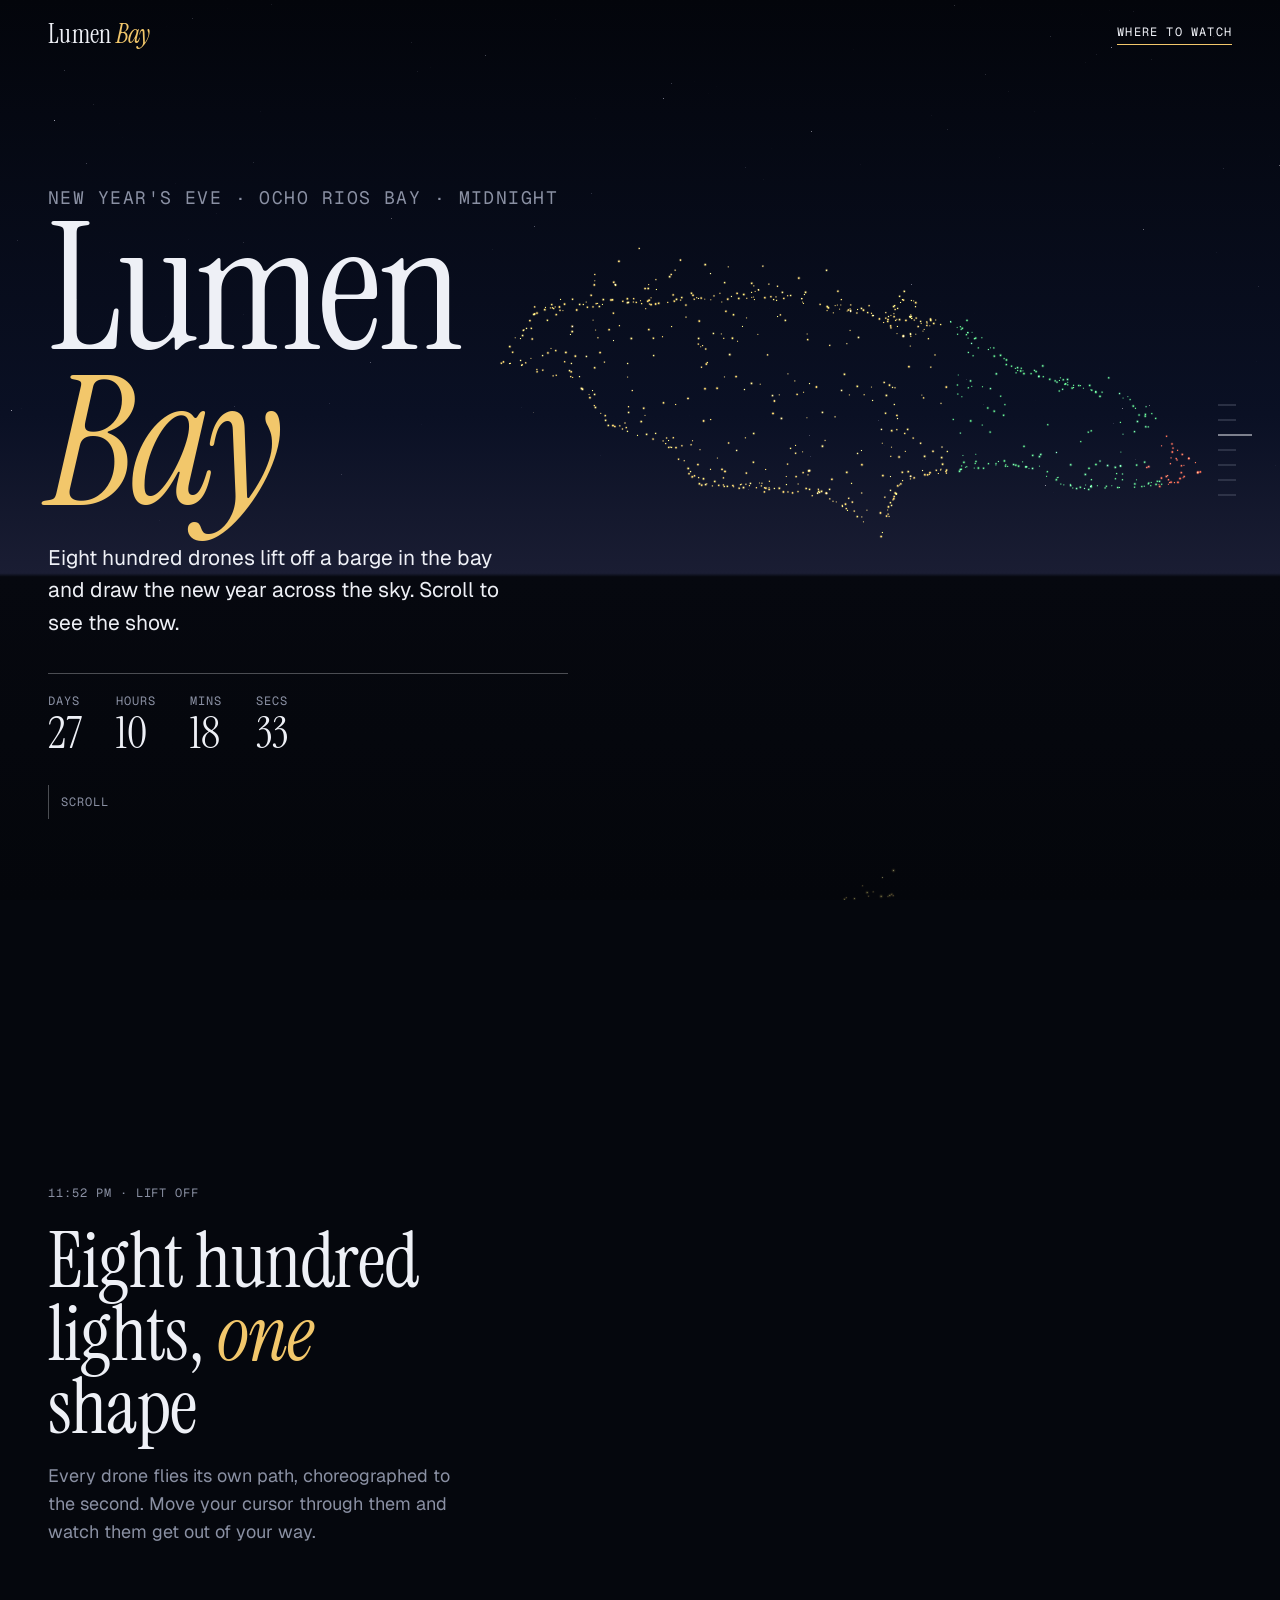
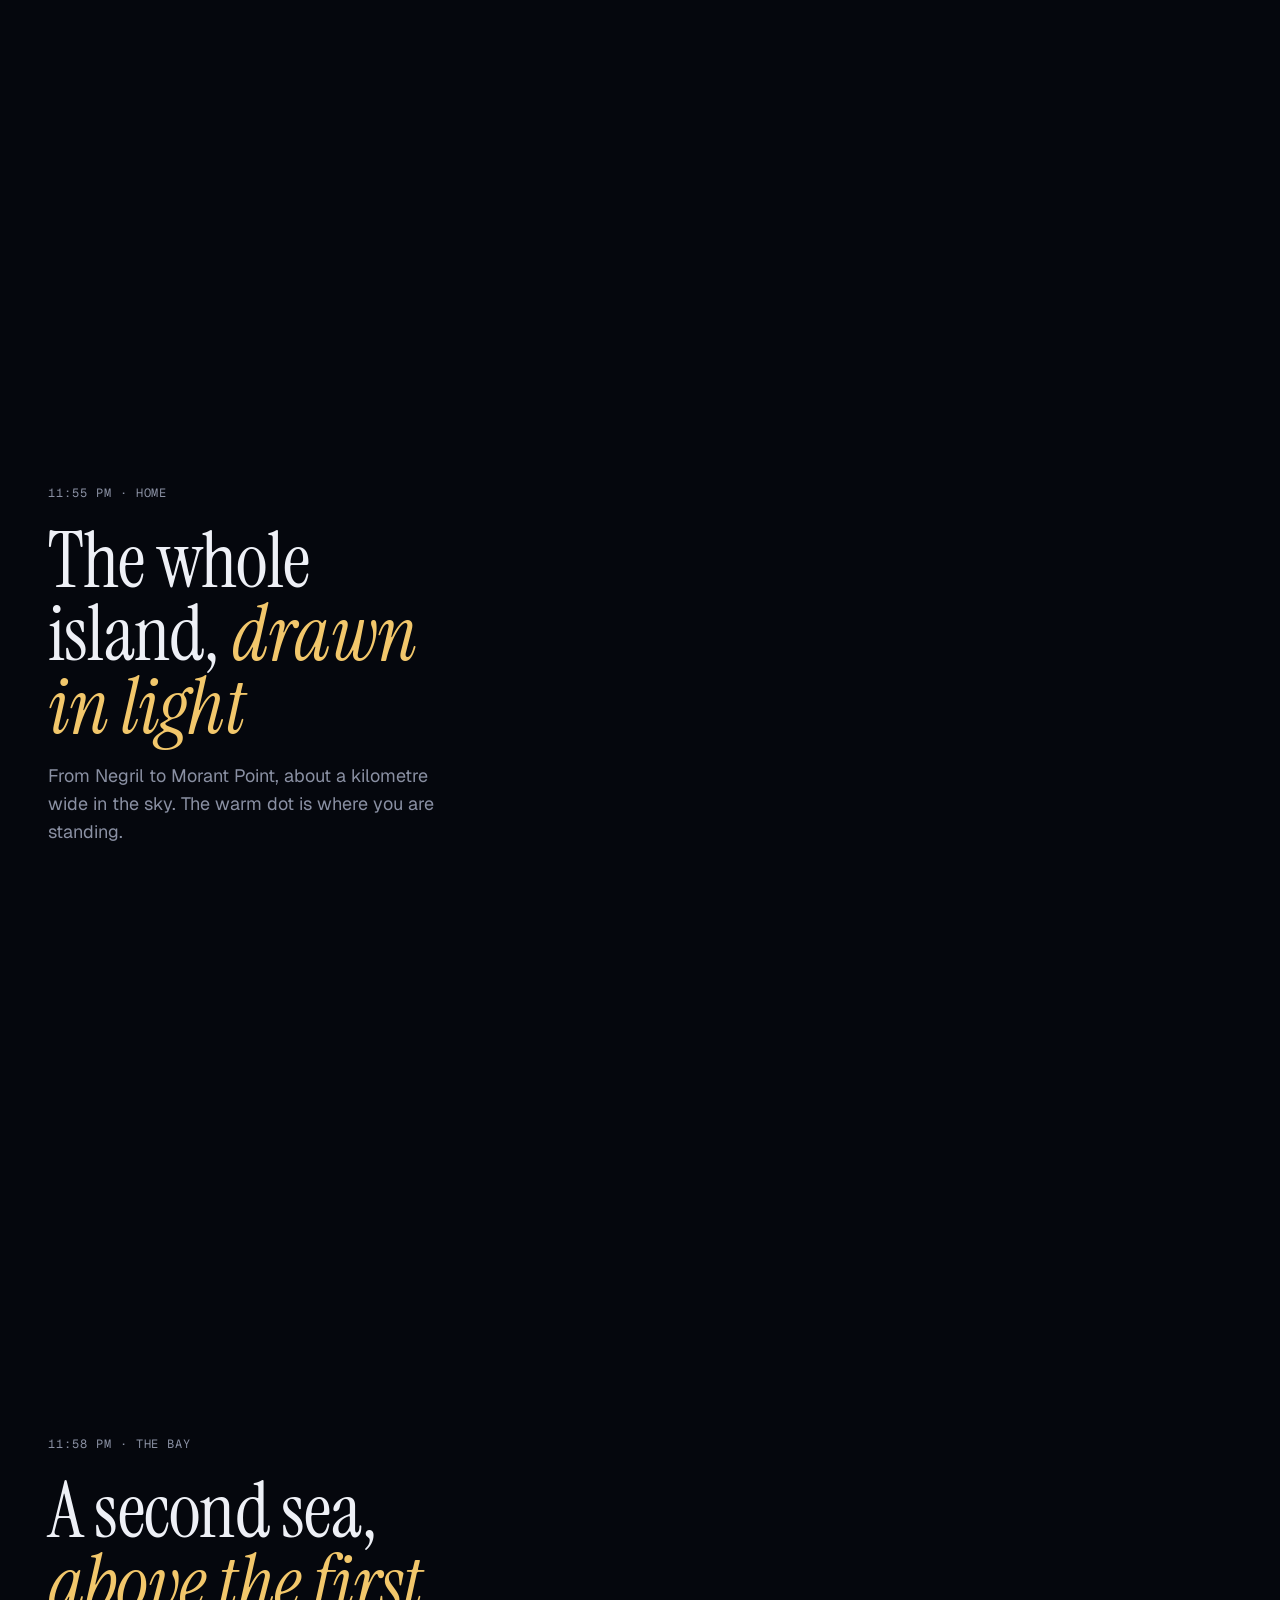
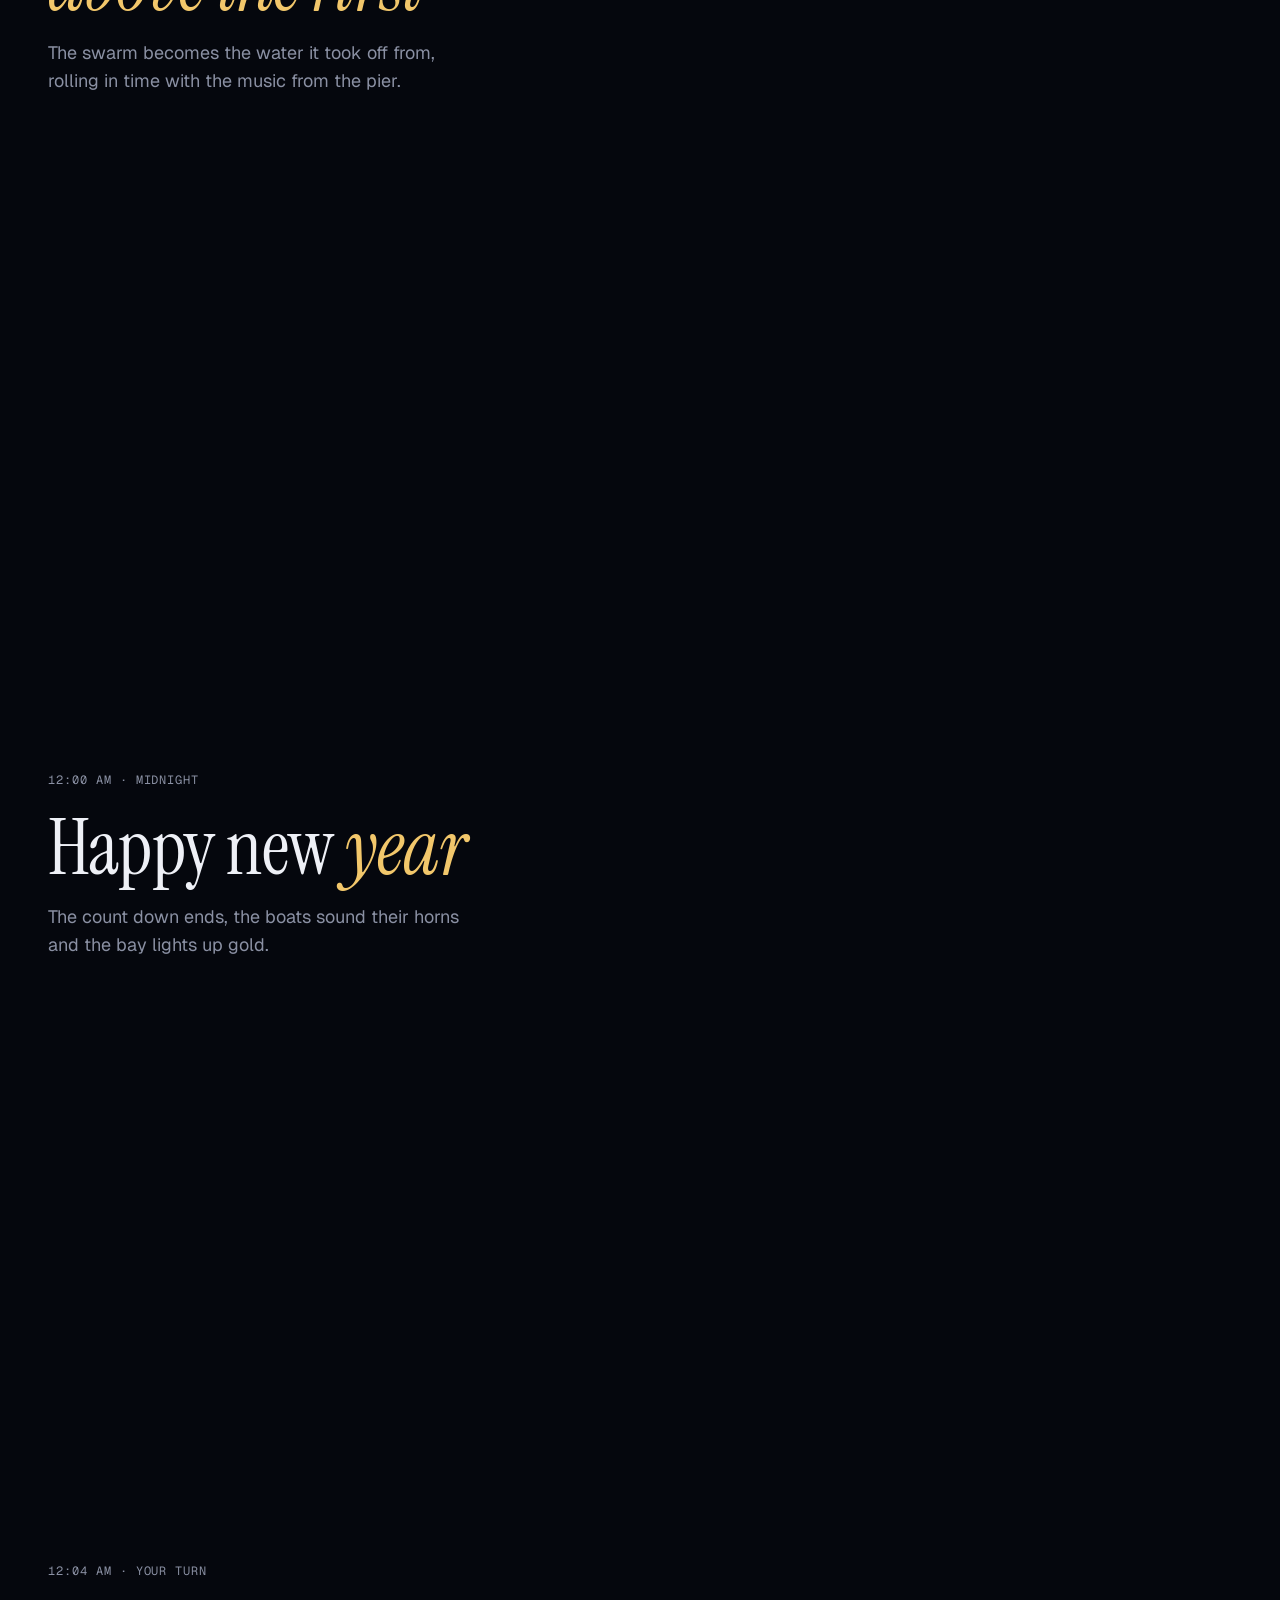
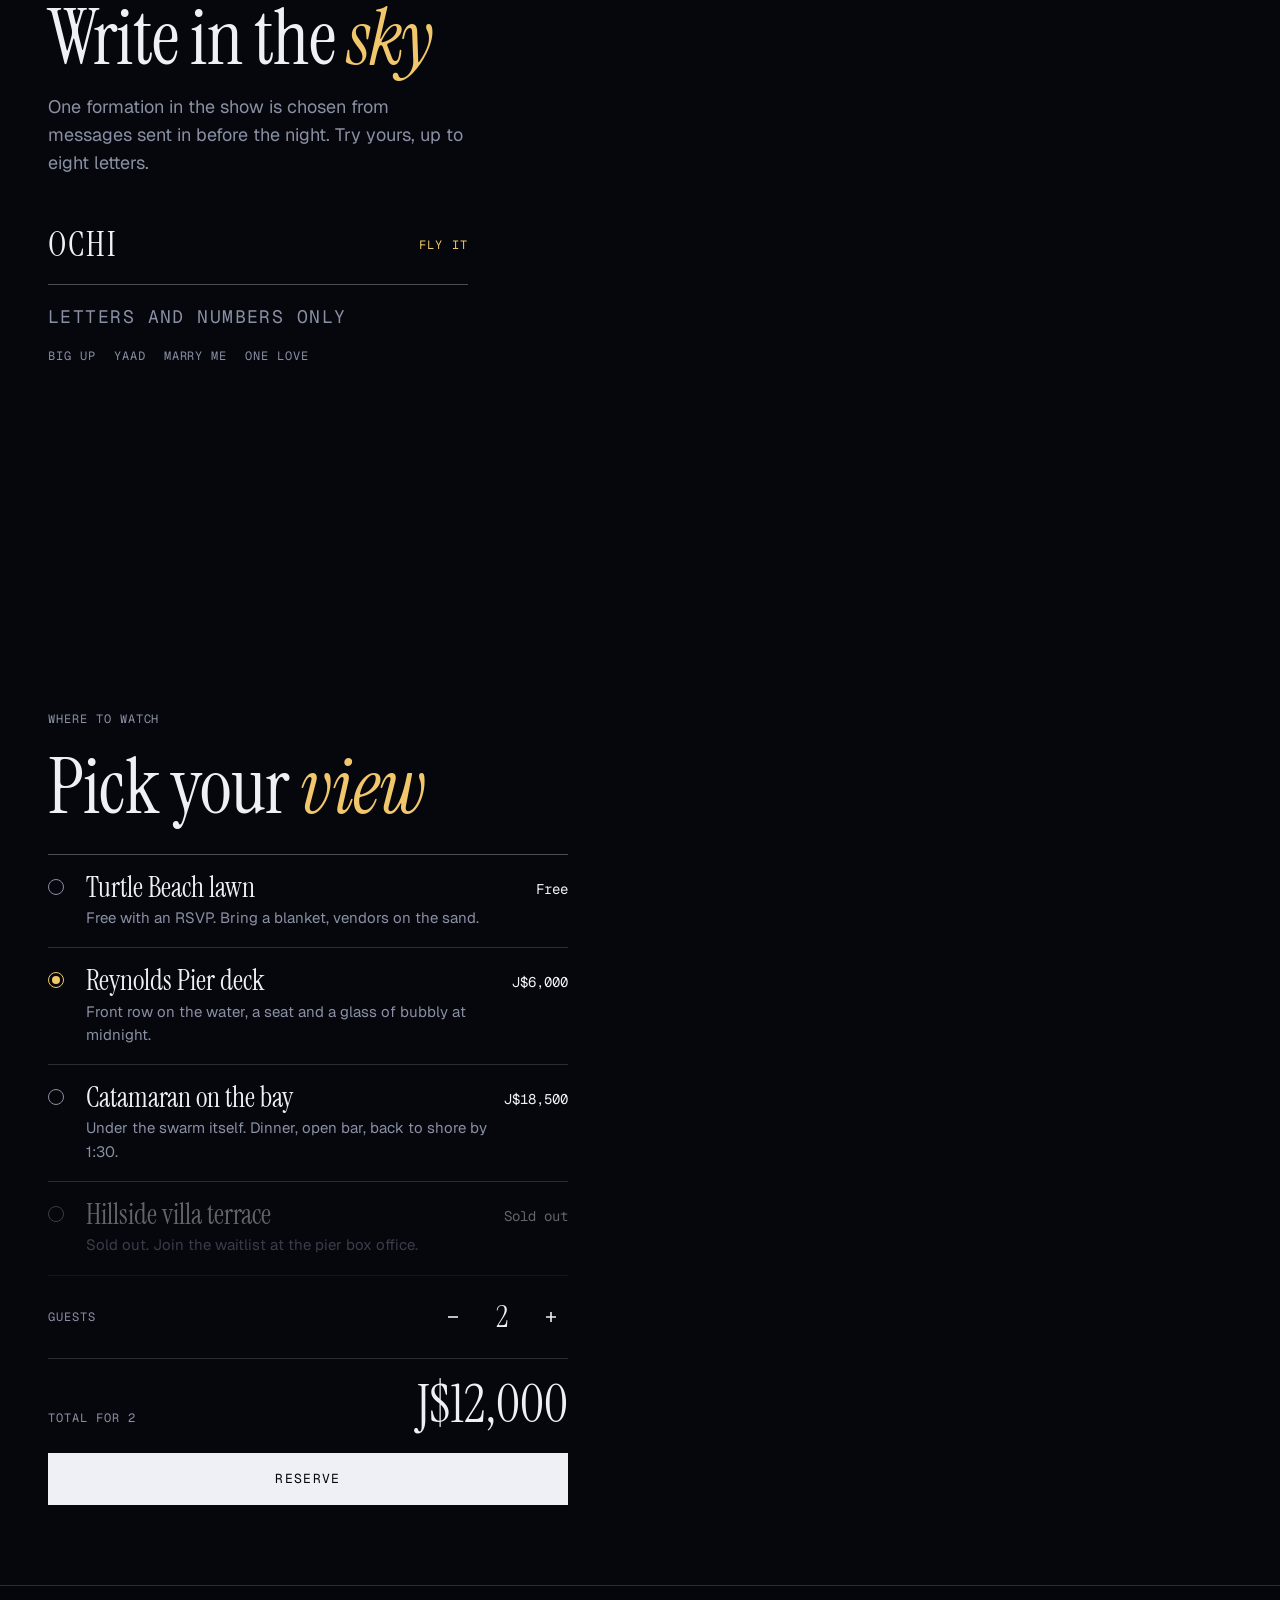
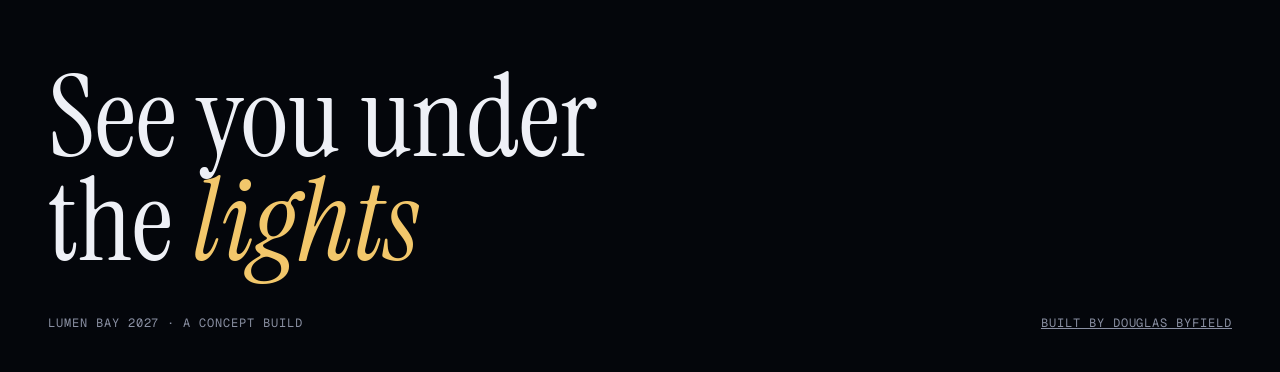
<file: builds/lumen-bay/index.html>
<!doctype html>
<html lang="en">
<head>
<meta charset="utf-8">
<meta name="viewport" content="width=device-width, initial-scale=1, viewport-fit=cover">
<title>Lumen Bay · Drone light show, Ocho Rios</title>
<meta name="description" content="Eight hundred drones over Ocho Rios Bay at midnight on New Year's Eve.">
<meta name="theme-color" content="#05070d">
<link rel="preconnect" href="https://fonts.googleapis.com">
<link rel="preconnect" href="https://fonts.gstatic.com" crossorigin>
<link rel="stylesheet" href="https://fonts.googleapis.com/css2?family=Instrument+Serif:ital@0;1&family=Geist:wght@400;500&family=Geist+Mono:wght@400;500&display=swap">
<style>
:root{
  --ink:#eef0f6; --dim:#8a90a3; --faint:#4b5164; --gold:#f2c76b; --rule:rgba(238,240,246,.16); --rule2:rgba(238,240,246,.3);
  --serif:"Instrument Serif",Georgia,serif; --sans:"Geist",ui-sans-serif,system-ui,sans-serif; --mono:"Geist Mono",ui-monospace,monospace;
  --ease:cubic-bezier(.4,0,.2,1);
  --hz:72%;
}
*{box-sizing:border-box;margin:0;padding:0}
html{scroll-behavior:smooth}
body{color:var(--ink);font-family:var(--sans);font-size:17px;line-height:1.55;-webkit-font-smoothing:antialiased;overflow-x:hidden;
  background:#05070d}
#sky{position:fixed;inset:0;z-index:0;
  background:linear-gradient(to bottom,#03050b 0%,#0a1024 calc(var(--hz) - 18%),#1a1d33 calc(var(--hz) - .4%),#06080f var(--hz),#04060b 100%)}
#gl{position:fixed;inset:0;width:100%;height:100%;z-index:1;display:block}
a{color:inherit}
button,input{font:inherit;color:inherit}
button{background:none;border:0;cursor:pointer}
.mono{font-family:var(--mono);font-size:12px;letter-spacing:.08em;text-transform:uppercase}
.dim{color:var(--dim)}
:focus-visible{outline:1.5px solid var(--gold);outline-offset:3px}

main{position:relative;z-index:2}
.wrap{max-width:1240px;margin:0 auto;padding:0 28px}
nav{position:fixed;top:0;left:0;right:0;z-index:5}
nav .wrap{display:flex;justify-content:space-between;align-items:center;height:68px}
.logo{font-family:var(--serif);font-size:26px;text-decoration:none;letter-spacing:.01em}
.logo i{color:var(--gold)}
nav a.cta{font-family:var(--mono);font-size:12px;letter-spacing:.1em;text-transform:uppercase;text-decoration:none;border-bottom:1px solid var(--gold);padding-bottom:3px}
.progress{position:fixed;right:28px;top:50%;transform:translateY(-50%);z-index:5;list-style:none;display:grid;gap:14px}
.progress li{width:18px;height:1px;background:var(--faint);transition:width .4s var(--ease),background .4s var(--ease)}
.progress li.on{width:34px;background:var(--ink)}
@media (max-width:760px){.progress{display:none}}

.scene{min-height:100svh;display:flex;align-items:center;padding:110px 0 80px}
.scene>.wrap{width:100%}
.scene .copy{max-width:420px}
.scene h2{font-family:var(--serif);font-weight:400;font-size:clamp(46px,6vw,84px);line-height:.95;letter-spacing:-.01em}
.scene h2 i{color:var(--gold)}
.scene p{color:var(--dim);margin-top:18px;font-size:18px}
.step{display:block;margin-bottom:22px}
@media (max-width:760px){
  .scene{align-items:flex-end;padding-bottom:56px}
  .scene .copy{max-width:none}
  .scene p{font-size:16px}
}

.hero{align-items:flex-end;padding-bottom:9vh}
.hero h1{font-family:var(--serif);font-weight:400;font-size:clamp(80px,14vw,210px);line-height:.86;letter-spacing:-.02em}
.hero h1 i{color:var(--gold)}
.hero .sub{font-size:21px;max-width:470px;margin-top:22px;color:var(--ink)}
.count{display:flex;gap:34px;margin-top:34px;padding-top:18px;border-top:1px solid var(--rule2);max-width:520px}
.count b{display:block;font-family:var(--serif);font-weight:400;font-size:44px;line-height:1;color:var(--ink);letter-spacing:0;text-transform:none}
.cue{margin-top:30px;display:flex;align-items:center;gap:12px}
.cue span{width:1px;height:34px;background:var(--rule2);position:relative;overflow:hidden}
.cue span::after{content:"";position:absolute;left:0;top:-40%;width:1px;height:40%;background:var(--ink);animation:cue 2.2s var(--ease) infinite}
@keyframes cue{to{top:110%}}
.in-up{opacity:0;transform:translateY(18px);animation:up 1s var(--ease) forwards}
@keyframes up{to{opacity:1;transform:none}}

/* message */
.msg{margin-top:30px;display:flex;gap:0;border-bottom:1px solid var(--rule2);max-width:420px}
.msg input{flex:1;background:transparent;border:0;padding:12px 0;font-family:var(--serif);font-size:34px;letter-spacing:.06em;text-transform:uppercase;outline:none;min-width:0}
.msg input::placeholder{color:var(--faint)}
.msg button{font-family:var(--mono);font-size:12px;letter-spacing:.1em;text-transform:uppercase;padding:0 0 0 16px;color:var(--gold)}
.hint{margin-top:10px;color:var(--faint)}
.chips{display:flex;gap:18px;margin-top:16px;flex-wrap:wrap}
.chips button{font-family:var(--mono);font-size:12px;letter-spacing:.08em;text-transform:uppercase;color:var(--dim);border-bottom:1px solid transparent;padding-bottom:2px}
.chips button:hover{color:var(--ink);border-color:var(--ink)}

/* tickets */
.tickets{display:block}
.tickets .copy{max-width:520px}
.spots{list-style:none;margin-top:30px;border-top:1px solid var(--rule2)}
.spot{display:grid;grid-template-columns:22px 1fr auto;gap:16px;align-items:start;padding:18px 0;border-bottom:1px solid var(--rule);cursor:pointer}
.spot input{appearance:none;width:16px;height:16px;border:1.4px solid var(--dim);border-radius:50%;margin-top:6px;cursor:pointer;display:grid;place-items:center}
.spot input:checked{border-color:var(--gold)}
.spot input:checked::after{content:"";width:8px;height:8px;border-radius:50%;background:var(--gold)}
.spot h3{font-family:var(--serif);font-weight:400;font-size:28px;line-height:1.05}
.spot p{margin-top:4px;font-size:15px}
.spot .pr{font-family:var(--mono);font-size:14px;text-align:right;white-space:nowrap;padding-top:6px}
.spot.sold{opacity:.4;cursor:not-allowed}
.qty{display:flex;align-items:center;justify-content:space-between;padding:18px 0;border-bottom:1px solid var(--rule)}
.stepper{display:flex;align-items:center;gap:18px}
.stepper button{width:34px;height:34px;display:grid;place-items:center;color:var(--ink)}
.stepper button svg{width:16px;height:16px;fill:none;stroke:currentColor;stroke-width:1.6}
.stepper button:disabled{opacity:.3}
.stepper output{font-family:var(--serif);font-size:30px;min-width:28px;text-align:center}
.sum{display:flex;justify-content:space-between;align-items:baseline;padding-top:20px}
.sum b{font-family:var(--serif);font-weight:400;font-size:52px;line-height:1}
.book{margin-top:22px;width:100%;padding:16px;background:var(--ink);color:#05070d;font-family:var(--mono);font-size:13px;letter-spacing:.1em;text-transform:uppercase;transition:transform .15s}
.book:active{transform:translateY(1px)}
.done{margin-top:18px;color:var(--dim);display:none}
.done.show{display:block;animation:up .6s var(--ease)}
.done b{color:var(--gold);font-family:var(--mono);font-weight:500}

footer{position:relative;z-index:2;padding:80px 0 40px;border-top:1px solid var(--rule);background:#04060b}
footer .row{display:flex;justify-content:space-between;gap:18px;flex-wrap:wrap;color:var(--dim)}
footer p.big{font-family:var(--serif);font-size:clamp(54px,9vw,130px);line-height:.9;margin-bottom:40px}
footer p.big i{color:var(--gold)}
.nogl{position:fixed;inset:auto 0 20px;text-align:center;z-index:3;color:var(--dim);display:none}

@media (prefers-reduced-motion:reduce){*{animation:none!important;transition:none!important}.in-up{opacity:1;transform:none}}
</style>
</head>
<body>
<div id="sky"></div>
<canvas id="gl" aria-hidden="true"></canvas>

<nav><div class="wrap"><a class="logo" href="#s0">Lumen <i>Bay</i></a><a class="cta" href="#s6">Where to watch</a></div></nav>
<ol class="progress" id="prog" aria-hidden="true"><li class="on"></li><li></li><li></li><li></li><li></li><li></li><li></li></ol>

<main>
  <section class="scene hero" id="s0" data-f="0">
    <div class="wrap">
      <p class="mono dim in-up" style="animation-delay:.1s">New Year's Eve · Ocho Rios Bay · Midnight</p>
      <h1 class="in-up" style="animation-delay:.2s">Lumen<br><i>Bay</i></h1>
      <p class="sub in-up" style="animation-delay:.4s">Eight hundred drones lift off a barge in the bay and draw the new year across the sky. Scroll to see the show.</p>
      <div class="count mono dim in-up" style="animation-delay:.55s" aria-label="Countdown to midnight">
        <div>Days<b id="cd">00</b></div><div>Hours<b id="ch">00</b></div><div>Mins<b id="cm">00</b></div><div>Secs<b id="cs">00</b></div>
      </div>
      <div class="cue mono dim in-up" style="animation-delay:.8s"><span></span>Scroll</div>
    </div>
  </section>

  <section class="scene" id="s1" data-f="1">
    <div class="wrap"><div class="copy">
      <span class="step mono dim">11:52 pm · Lift off</span>
      <h2>Eight hundred lights, <i>one</i> shape</h2>
      <p>Every drone flies its own path, choreographed to the second. Move your cursor through them and watch them get out of your way.</p>
    </div></div>
  </section>

  <section class="scene" id="s2" data-f="2">
    <div class="wrap"><div class="copy">
      <span class="step mono dim">11:55 pm · Home</span>
      <h2>The whole island, <i>drawn in light</i></h2>
      <p>From Negril to Morant Point, about a kilometre wide in the sky. The warm dot is where you are standing.</p>
    </div></div>
  </section>

  <section class="scene" id="s3" data-f="3">
    <div class="wrap"><div class="copy">
      <span class="step mono dim">11:58 pm · The bay</span>
      <h2>A second sea, <i>above the first</i></h2>
      <p>The swarm becomes the water it took off from, rolling in time with the music from the pier.</p>
    </div></div>
  </section>

  <section class="scene" id="s4" data-f="4">
    <div class="wrap"><div class="copy">
      <span class="step mono dim">12:00 am · Midnight</span>
      <h2>Happy new <i>year</i></h2>
      <p>The count down ends, the boats sound their horns and the bay lights up gold.</p>
    </div></div>
  </section>

  <section class="scene" id="s5" data-f="5">
    <div class="wrap"><div class="copy">
      <span class="step mono dim">12:04 am · Your turn</span>
      <h2>Write in the <i>sky</i></h2>
      <p>One formation in the show is chosen from messages sent in before the night. Try yours, up to eight letters.</p>
      <form class="msg" id="msgform" autocomplete="off">
        <label class="mono" for="msg" style="position:absolute;width:1px;height:1px;overflow:hidden;clip:rect(0 0 0 0)">Your message</label>
        <input id="msg" maxlength="8" placeholder="OCHI" value="OCHI" spellcheck="false">
        <button type="submit">Fly it</button>
      </form>
      <p class="hint mono">Letters and numbers only</p>
      <div class="chips" id="chips"><button type="button">Big up</button><button type="button">Yaad</button><button type="button">Marry me</button><button type="button">One love</button></div>
    </div></div>
  </section>

  <section class="scene tickets" id="s6" data-f="6">
    <div class="wrap"><div class="copy">
      <span class="step mono dim">Where to watch</span>
      <h2>Pick your <i>view</i></h2>
      <ul class="spots" id="spots"></ul>
      <div class="qty"><span class="mono dim">Guests</span>
        <div class="stepper">
          <button type="button" id="minus" aria-label="Fewer guests"><svg viewBox="0 0 16 16"><path d="M3 8h10"/></svg></button>
          <output id="q">2</output>
          <button type="button" id="plus" aria-label="More guests"><svg viewBox="0 0 16 16"><path d="M3 8h10M8 3v10"/></svg></button>
        </div>
      </div>
      <div class="sum"><span class="mono dim" id="sumlbl">Total</span><b id="sum">J$0</b></div>
      <button class="book" id="book">Reserve</button>
      <p class="done" id="done"></p>
    </div></div>
  </section>
</main>

<footer>
  <div class="wrap">
    <p class="big">See you under<br>the <i>lights</i></p>
    <div class="row mono"><span>Lumen Bay 2027 · A concept build</span><a href="https://douglas-byfield.vercel.app">Built by Douglas Byfield</a></div>
  </div>
</footer>
<p class="nogl mono" id="nogl">This show needs WebGL to fly. Try another browser.</p>

<script type="module">
import * as THREE from '/builds/vendor/three.module.min.js';

const reduce = matchMedia('(prefers-reduced-motion: reduce)').matches;
const N = innerWidth < 760 ? 620 : 800;
const $ = s => document.querySelector(s);

/* ---------- countdown ---------- */
const targetTime = new Date('2027-01-01T00:00:00-05:00').getTime();
function tickCount(){
  let d = Math.max(0, targetTime - Date.now());
  const pad = n => String(n).padStart(2,'0');
  $('#cd').textContent = pad(Math.floor(d/864e5)); d %= 864e5;
  $('#ch').textContent = pad(Math.floor(d/36e5)); d %= 36e5;
  $('#cm').textContent = pad(Math.floor(d/6e4)); d %= 6e4;
  $('#cs').textContent = pad(Math.floor(d/1e3));
}
tickCount(); setInterval(tickCount, 1000);

/* ---------- renderer ---------- */
const canvas = $('#gl');
let renderer;
try { renderer = new THREE.WebGLRenderer({canvas, antialias:false, alpha:true, powerPreference:'high-performance'}); }
catch(e){ $('#nogl').style.display = 'block'; throw e; }
renderer.setPixelRatio(Math.min(devicePixelRatio, 2));
const scene = new THREE.Scene();
const camera = new THREE.PerspectiveCamera(40, 1, .1, 1000);
const look = new THREE.Vector3(0, 15, 0);
let shiftX = 0;

function resize(){
  const w = innerWidth, h = innerHeight, a = w/h;
  renderer.setSize(w, h, false);
  camera.aspect = a;
  const fit = 50 / (2*Math.tan(THREE.MathUtils.degToRad(20))*Math.min(a, 1.6));
  camera.position.set(0, 9, Math.max(72, fit));
  const hw = camera.position.z*Math.tan(THREE.MathUtils.degToRad(20))*a;
  shiftX = a > 1.15 ? Math.max(8, Math.min(19, hw - 25)) : 0;
  look.set(0, a > 1.15 ? 15 : (a < .8 ? 7 : 12), 0);
  uniforms.uDist.value = camera.position.z;
  camera.lookAt(look);
  camera.updateProjectionMatrix();
  // line the CSS horizon up with the 3D waterline
  const v = new THREE.Vector3(0, 0, -400).project(camera);
  document.documentElement.style.setProperty('--hz', ((1 - (v.y+1)/2)*100).toFixed(2) + '%');
}

/* ---------- formation builders ---------- */
const rnd = (() => { let s = 7; return () => (s = (s*16807) % 2147483647) / 2147483647; })();
const seeds = Float32Array.from({length:N}, rnd);
const lifts = Float32Array.from({length:N}, () => .4 + rnd()*.9);
const delay = Float32Array.from({length:N}, rnd);

function sampleCanvas(draw, w, h, worldW, cy, fill = .75){
  const c = document.createElement('canvas'); c.width = w; c.height = h;
  const g = c.getContext('2d'); draw(g, w, h);
  const d = g.getImageData(0, 0, w, h).data, edge = [], inner = [];
  const on = (x,y) => x>=0 && y>=0 && x<w && y<h && d[(y*w+x)*4+3] > 128;
  for (let y = 0; y < h; y += 2) for (let x = 0; x < w; x += 2) {
    if (!on(x,y)) continue;
    const isEdge = !on(x-3,y) || !on(x+3,y) || !on(x,y-3) || !on(x,y+3);
    (isEdge ? edge : inner).push([x,y]);
  }
  const shuffle = a => { for (let i=a.length-1;i>0;i--){ const j = Math.floor(rnd()*(i+1)); [a[i],a[j]] = [a[j],a[i]]; } return a; };
  shuffle(edge); shuffle(inner);
  const nEdge = Math.min(edge.length, Math.round(N*fill));
  let pts = edge.slice(0, nEdge).concat(inner.slice(0, N - nEdge));
  while (pts.length < N) pts.push(pts[Math.floor(rnd()*pts.length)] || [w/2,h/2]);
  const s = worldW / w;
  return pts.map(([x,y]) => [(x - w/2)*s + (rnd()-.5)*.15, cy - (y - h/2)*s + (rnd()-.5)*.15, (rnd()-.5)*1.5]);
}
function textShape(str, worldW, cy){
  return sampleCanvas((g,w,h) => {
    g.fillStyle = '#fff'; g.textAlign = 'center'; g.textBaseline = 'middle';
    let fs = 170; g.font = `700 ${fs}px Georgia, serif`;
    while (g.measureText(str).width > w*.94 && fs > 30){ fs -= 6; g.font = `700 ${fs}px Georgia, serif`; }
    g.fillText(str, w/2, h/2 + fs*.05);
  }, 640, 220, worldW, cy, .62);
}
const JA = [[-78.37,18.27],[-78.27,18.42],[-78.17,18.45],[-78.0,18.47],[-77.92,18.47],[-77.65,18.49],[-77.40,18.47],[-77.25,18.44],[-77.10,18.41],[-76.95,18.40],[-76.89,18.37],[-76.77,18.27],[-76.66,18.23],[-76.45,18.18],[-76.30,18.08],[-76.18,17.92],[-76.30,17.88],[-76.41,17.88],[-76.56,17.87],[-76.72,17.94],[-76.80,17.95],[-76.95,17.93],[-77.11,17.90],[-77.18,17.72],[-77.27,17.80],[-77.36,17.86],[-77.56,17.87],[-77.75,17.89],[-77.85,18.02],[-78.03,18.07],[-78.13,18.21],[-78.37,18.27]];
const OCHI = [-77.10, 18.40];
function jaMap(lon, lat, w, h){ return [ (lon + 78.45)/2.35*w, (18.58 - lat)/0.95*h ]; }
function island(){
  const w = 640, h = 260;
  const pts = sampleCanvas(g => {
    g.fillStyle = '#fff'; g.beginPath();
    JA.forEach(([lo,la],i) => { const [x,y] = jaMap(lo,la,w,h); i ? g.lineTo(x,y) : g.moveTo(x,y); });
    g.closePath(); g.fill();
  }, w, h, 44, 17, .7);
  // last 36 drones ring Ocho Rios
  const [ox, oy] = jaMap(OCHI[0], OCHI[1], w, h), s = 44/w;
  const px = (ox - w/2)*s, py = 17 - (oy - h/2)*s;
  for (let i = 0; i < 36; i++){ const a = i/36*Math.PI*2, r = i < 6 ? .25 : 1.1; pts[N-1-i] = [px + Math.cos(a)*r, py + Math.sin(a)*r, 1]; }
  return pts;
}

// static targets, sorted by x so neighbours travel together
const sortX = a => a.map((p,i) => ({p, k: p[0] + p[1]*.02})).sort((a,b) => a.k - b.k).map(o => o.p);
function launch(){
  const cols = Math.ceil(Math.sqrt(N*2.2)), rows = Math.ceil(N/cols), out = [];
  for (let i = 0; i < N; i++){ const c = i%cols, r = Math.floor(i/cols); out.push([(c - cols/2)*.62, .45 + (r%2)*.08, (r - rows/2)*.62 - 2]); }
  return out;
}
const sphereBase = (() => { const out = []; for (let i = 0; i < N; i++){ const y = 1 - (i/(N-1))*2, r = Math.sqrt(1-y*y), t = i*2.39996; out.push([Math.cos(t)*r, y, Math.sin(t)*r]); } return out; })();

let F = [];
F[0] = { pts: launch(), color: () => [1, .9, .76] };
F[1] = { dyn: (j, t, o) => { const [x,y,z] = sphereBase[j], a = t*.35, R = 13; o[0] = (x*Math.cos(a) - z*Math.sin(a))*R; o[1] = 18 + y*R; o[2] = (x*Math.sin(a) + z*Math.cos(a))*R; },
         color: (j) => { const y = sphereBase[j][1]; return [.62 + .38*(y+1)/2, .78 + .2*(y+1)/2, 1]; } };
F[2] = { pts: island(), color: (j) => j >= N-36 ? [1, .42, .3] : (j < N*.7 ? [.98, .84, .42] : [.36, .86, .5]) };
F[3] = { dyn: (j, t, o) => { const cols = 40, c = j%cols, r = Math.floor(j/cols), rows = Math.ceil(N/cols);
           const x = (c/(cols-1) - .5)*50, z = (r/(rows-1) - .5)*22;
           o[0] = x; o[2] = z; o[1] = 15 + Math.sin(x*.22 + t*1.4)*2.4 + Math.cos(z*.35 + t*1.1)*1.6 + Math.sin((x+z)*.12 - t*.8)*1.2; },
         color: (j) => { const c = (j%40)/39; return [.25 + .3*c, .78 - .15*c, .95]; } };
F[4] = { pts: textShape('2027', 46, 18), color: (j) => [1, .78 + .12*seeds[j], .36 + .2*seeds[j]] };
F[5] = { pts: textShape('OCHI', 46, 18), color: (j) => [1, .96, .86 - .1*seeds[j]] };
F[6] = { dyn: (j, t, o) => { const k = j/N, a = k*Math.PI*2*3 + t*.25, r = 6 + k*14; o[0] = Math.cos(a)*r; o[1] = 18 + Math.sin(a)*r*.38 + (k-.5)*4; o[2] = Math.sin(a)*r*.6; },
         color: (j) => { const k = j/N; return [.95 - .4*k, .7 + .2*Math.sin(k*6), .5 + .45*k]; } };
const FC = F.length;
F.forEach(f => { if (f.pts) f.pts = sortX(f.pts); });

function setMessage(str){
  const clean = (str || '').toUpperCase().replace(/[^A-Z0-9 ]/g, '').trim().slice(0, 8) || 'OCHI';
  F[5].pts = sortX(textShape(clean, clean.length > 5 ? 50 : 44, 18));
  return clean;
}

/* ---------- points ---------- */
const geo = new THREE.BufferGeometry();
const pos = new Float32Array(N*3), col = new Float32Array(N*3);
geo.setAttribute('position', new THREE.BufferAttribute(pos, 3));
geo.setAttribute('color', new THREE.BufferAttribute(col, 3));
geo.setAttribute('seed', new THREE.BufferAttribute(seeds, 1));
geo.boundingSphere = new THREE.Sphere(new THREE.Vector3(0, 15, 0), 200);

const vert = `
attribute float seed; attribute vec3 color;
uniform float uTime, uPix, uMirror, uDist;
varying vec3 vC; varying float vA;
void main(){
  vec3 p = position; float a = 1.0;
  if (uMirror > .5){
    float h = max(p.y, 0.0);
    p.y = -h * .92;
    p.x += sin(uTime*1.7 + h*.9 + seed*9.0) * (.15 + h*.025);
    a = .3 * smoothstep(40.0, 0.0, h);
  }
  vec4 mv = modelViewMatrix * vec4(p, 1.0);
  gl_Position = projectionMatrix * mv;
  float tw = .78 + .22*sin(uTime*(2.0 + seed*3.0) + seed*40.0);
  gl_PointSize = uPix * tw * (uDist / -mv.z) * (uMirror > .5 ? 1.3 : 1.0);
  vC = color; vA = a * (.65 + .35*tw);
}`;
const frag = `
varying vec3 vC; varying float vA;
void main(){
  float d = length(gl_PointCoord - .5);
  float core = smoothstep(.5, .0, d);
  float a = pow(core, 1.9)*.9 + smoothstep(.16, .0, d);
  gl_FragColor = vec4(vC * (1.0 + smoothstep(.1,.0,d)*.6), a * vA);
}`;
const uniforms = { uTime:{value:0}, uPix:{value:5.2*Math.min(devicePixelRatio,2)}, uMirror:{value:0}, uDist:{value:72} };
const mkMat = mirror => new THREE.ShaderMaterial({ vertexShader:vert, fragmentShader:frag, transparent:true, depthWrite:false, blending:THREE.AdditiveBlending,
  uniforms: { uTime:uniforms.uTime, uPix:uniforms.uPix, uMirror:{value:mirror}, uDist:uniforms.uDist } });
const swarm = new THREE.Points(geo, mkMat(0)), mirror = new THREE.Points(geo, mkMat(1));
swarm.frustumCulled = mirror.frustumCulled = false;
scene.add(mirror, swarm);

// a few background stars that never move
{
  const sg = new THREE.BufferGeometry(), sp = new Float32Array(500*3), sc = new Float32Array(500*3), ss = new Float32Array(500);
  for (let i = 0; i < 500; i++){ sp[i*3] = (rnd()-.5)*600; sp[i*3+1] = 20 + rnd()*220; sp[i*3+2] = -250 - rnd()*100; const b = .25 + rnd()*.35; sc.set([b,b,b*1.1], i*3); ss[i] = rnd(); }
  sg.setAttribute('position', new THREE.BufferAttribute(sp, 3)); sg.setAttribute('color', new THREE.BufferAttribute(sc, 3)); sg.setAttribute('seed', new THREE.BufferAttribute(ss, 1));
  const m = mkMat(0); m.uniforms = { uTime:uniforms.uTime, uPix:{value:2.6*Math.min(devicePixelRatio,2)}, uMirror:{value:0}, uDist:uniforms.uDist };
  scene.add(new THREE.Points(sg, m));
}

/* ---------- scroll to formation ---------- */
const sections = [...document.querySelectorAll('[data-f]')];
let anchors = [];
const measure = () => { anchors = sections.map(s => s.offsetTop); };
let sTarget = 0, sNow = 0;
function readScroll(){
  const y = scrollY;
  let k = 0; while (k < anchors.length - 1 && y >= anchors[k+1]) k++;
  const span = (anchors[k+1] ?? anchors[k] + 1) - anchors[k];
  sTarget = Math.min(FC - 1, k + Math.min(1, Math.max(0, (y - anchors[k]) / span)));
}
addEventListener('scroll', readScroll, {passive:true});
const prog = [...document.querySelectorAll('#prog li')];

/* pointer: drones scatter away from it */
const ray = new THREE.Raycaster(), ndc = new THREE.Vector2(9, 9), hit = new THREE.Vector3(), plane = new THREE.Plane(new THREE.Vector3(0,0,1), 0);
let hasPtr = false, ptrStrength = 0, camX = 0, camY = 0, tCamX = 0, tCamY = 0;
addEventListener('pointermove', e => { ndc.set(e.clientX/innerWidth*2-1, -(e.clientY/innerHeight)*2+1); hasPtr = true; tCamX = ndc.x; tCamY = ndc.y; }, {passive:true});
addEventListener('pointerleave', () => hasPtr = false);
addEventListener('touchend', () => hasPtr = false, {passive:true});

const ease = t => t < .5 ? 4*t*t*t : 1 - Math.pow(-2*t + 2, 3)/2;
const A = [0,0,0], B = [0,0,0];
function target(fi, j, t, out){ const f = F[fi]; if (f.dyn) f.dyn(j, t, out); else { const p = f.pts[j]; out[0] = p[0]; out[1] = p[1]; out[2] = p[2]; } }
const colCache = F.map(f => Float32Array.from({length:N*3}, (_, i) => f.color(Math.floor(i/3))[i%3]));
function rebuildColor(fi){ colCache[fi] = Float32Array.from({length:N*3}, (_, i) => F[fi].color(Math.floor(i/3))[i%3]); }

const clock = new THREE.Clock();
let visible = true;
document.addEventListener('visibilitychange', () => visible = !document.hidden);

function frame(){
  requestAnimationFrame(frame);
  if (!visible) return;
  const t = clock.getElapsedTime();
  uniforms.uTime.value = reduce ? 0 : t;
  sNow += (sTarget - sNow) * (reduce ? 1 : .075);
  const i0 = Math.min(FC - 1, Math.floor(sNow)), i1 = Math.min(FC - 1, i0 + 1);
  const local = Math.min(1, Math.max(0, (sNow - i0 - .12) / .7));
  const ci0 = colCache[i0], ci1 = colCache[i1];
  const tt = reduce ? 0 : t;

  if (hasPtr){ ray.setFromCamera(ndc, camera); ray.ray.intersectPlane(plane, hit); }
  ptrStrength += ((hasPtr ? 1 : 0) - ptrStrength) * .08;
  const hx = hit.x - shiftX, hy = hit.y;

  for (let j = 0; j < N; j++){
    const lt = Math.min(1, Math.max(0, (local - delay[j]*.35) / .65)), e = ease(lt);
    target(i0, j, tt, A); target(i1, j, tt, B);
    let x = A[0] + (B[0]-A[0])*e, y = A[1] + (B[1]-A[1])*e, z = A[2] + (B[2]-A[2])*e;
    const arc = Math.sin(Math.PI*e) * lifts[j];
    y += arc * 5; x += arc * (seeds[j] - .5) * 6; z += arc * 4;
    // hover drift so a held formation still breathes
    if (!reduce){ x += Math.sin(t*.7 + seeds[j]*20)*.06; y += Math.cos(t*.9 + seeds[j]*30)*.06; }
    if (ptrStrength > .01){
      const dx = x - hx, dy = y - hy, d2 = dx*dx + dy*dy;
      if (d2 < 30){ const d = Math.sqrt(d2) + .001, f = (1 - d/5.5) * 2.6 * ptrStrength; if (f > 0){ x += dx/d*f; y += dy/d*f; z += f*.8; } }
    }
    pos[j*3] = x + shiftX; pos[j*3+1] = Math.max(.3, y); pos[j*3+2] = z;
    const k = j*3;
    col[k] = ci0[k] + (ci1[k]-ci0[k])*e; col[k+1] = ci0[k+1] + (ci1[k+1]-ci0[k+1])*e; col[k+2] = ci0[k+2] + (ci1[k+2]-ci0[k+2])*e;
  }
  geo.attributes.position.needsUpdate = true;
  geo.attributes.color.needsUpdate = true;

  // a little camera drift toward the pointer
  camX += (tCamX - camX) * .03; camY += (tCamY - camY) * .03;
  if (!reduce){ camera.position.x = camX * 3; camera.position.y = 9 + camY * 1.5; camera.lookAt(look); }

  const active = Math.round(sNow);
  prog.forEach((li, i) => li.classList.toggle('on', i === active));
  renderer.render(scene, camera);
}

function init(){ resize(); measure(); readScroll(); sNow = sTarget; frame(); }
addEventListener('resize', () => { resize(); measure(); readScroll(); });
addEventListener('load', () => { measure(); readScroll(); });
init();

/* ---------- message ---------- */
const input = $('#msg');
$('#msgform').addEventListener('submit', e => { e.preventDefault(); input.value = setMessage(input.value); });
input.addEventListener('input', () => { input.value = input.value.toUpperCase().replace(/[^A-Z0-9 ]/g, ''); });
let typeT; input.addEventListener('input', () => { clearTimeout(typeT); typeT = setTimeout(() => setMessage(input.value), 350); });
$('#chips').addEventListener('click', e => { const b = e.target.closest('button'); if (!b) return; input.value = setMessage(b.textContent.replace(' ', '')); });

/* ---------- tickets ---------- */
const SPOTS = [
  {id:'beach', name:'Turtle Beach lawn', note:'Free with an RSVP. Bring a blanket, vendors on the sand.', price:0},
  {id:'pier', name:'Reynolds Pier deck', note:'Front row on the water, a seat and a glass of bubbly at midnight.', price:6000},
  {id:'cat', name:'Catamaran on the bay', note:'Under the swarm itself. Dinner, open bar, back to shore by 1:30.', price:18500},
  {id:'villa', name:'Hillside villa terrace', note:'Sold out. Join the waitlist at the pier box office.', price:12000, sold:true}
];
let spot = 'pier', q = 2;
$('#spots').innerHTML = SPOTS.map(s => `<li><label class="spot${s.sold?' sold':''}">
  <input type="radio" name="spot" value="${s.id}" ${s.id===spot?'checked':''} ${s.sold?'disabled':''}>
  <span><h3>${s.name}</h3><p class="dim">${s.note}</p></span>
  <span class="pr">${s.sold ? 'Sold out' : s.price ? 'J$'+s.price.toLocaleString() : 'Free'}</span></label></li>`).join('');
function renderSum(){
  const s = SPOTS.find(x => x.id === spot);
  $('#q').textContent = q;
  $('#sum').textContent = s.price ? 'J$' + (s.price*q).toLocaleString() : 'Free';
  $('#sumlbl').textContent = s.price ? `Total for ${q}` : `RSVP for ${q}`;
  $('#book').textContent = s.price ? 'Reserve' : 'RSVP';
  $('#minus').disabled = q <= 1; $('#plus').disabled = q >= 10;
}
$('#spots').addEventListener('change', e => { spot = e.target.value; $('#done').classList.remove('show'); renderSum(); });
$('#minus').onclick = () => { q = Math.max(1, q-1); renderSum(); };
$('#plus').onclick = () => { q = Math.min(10, q+1); renderSum(); };
$('#book').onclick = () => {
  const s = SPOTS.find(x => x.id === spot);
  const code = 'LB-' + Math.random().toString(36).slice(2,7).toUpperCase();
  $('#done').innerHTML = `${s.name} for ${q}. Your code is <b>${code}</b>, show it at the gate on the night.`;
  $('#done').classList.add('show');
};
renderSum();
</script>
</body>
</html>
</file>
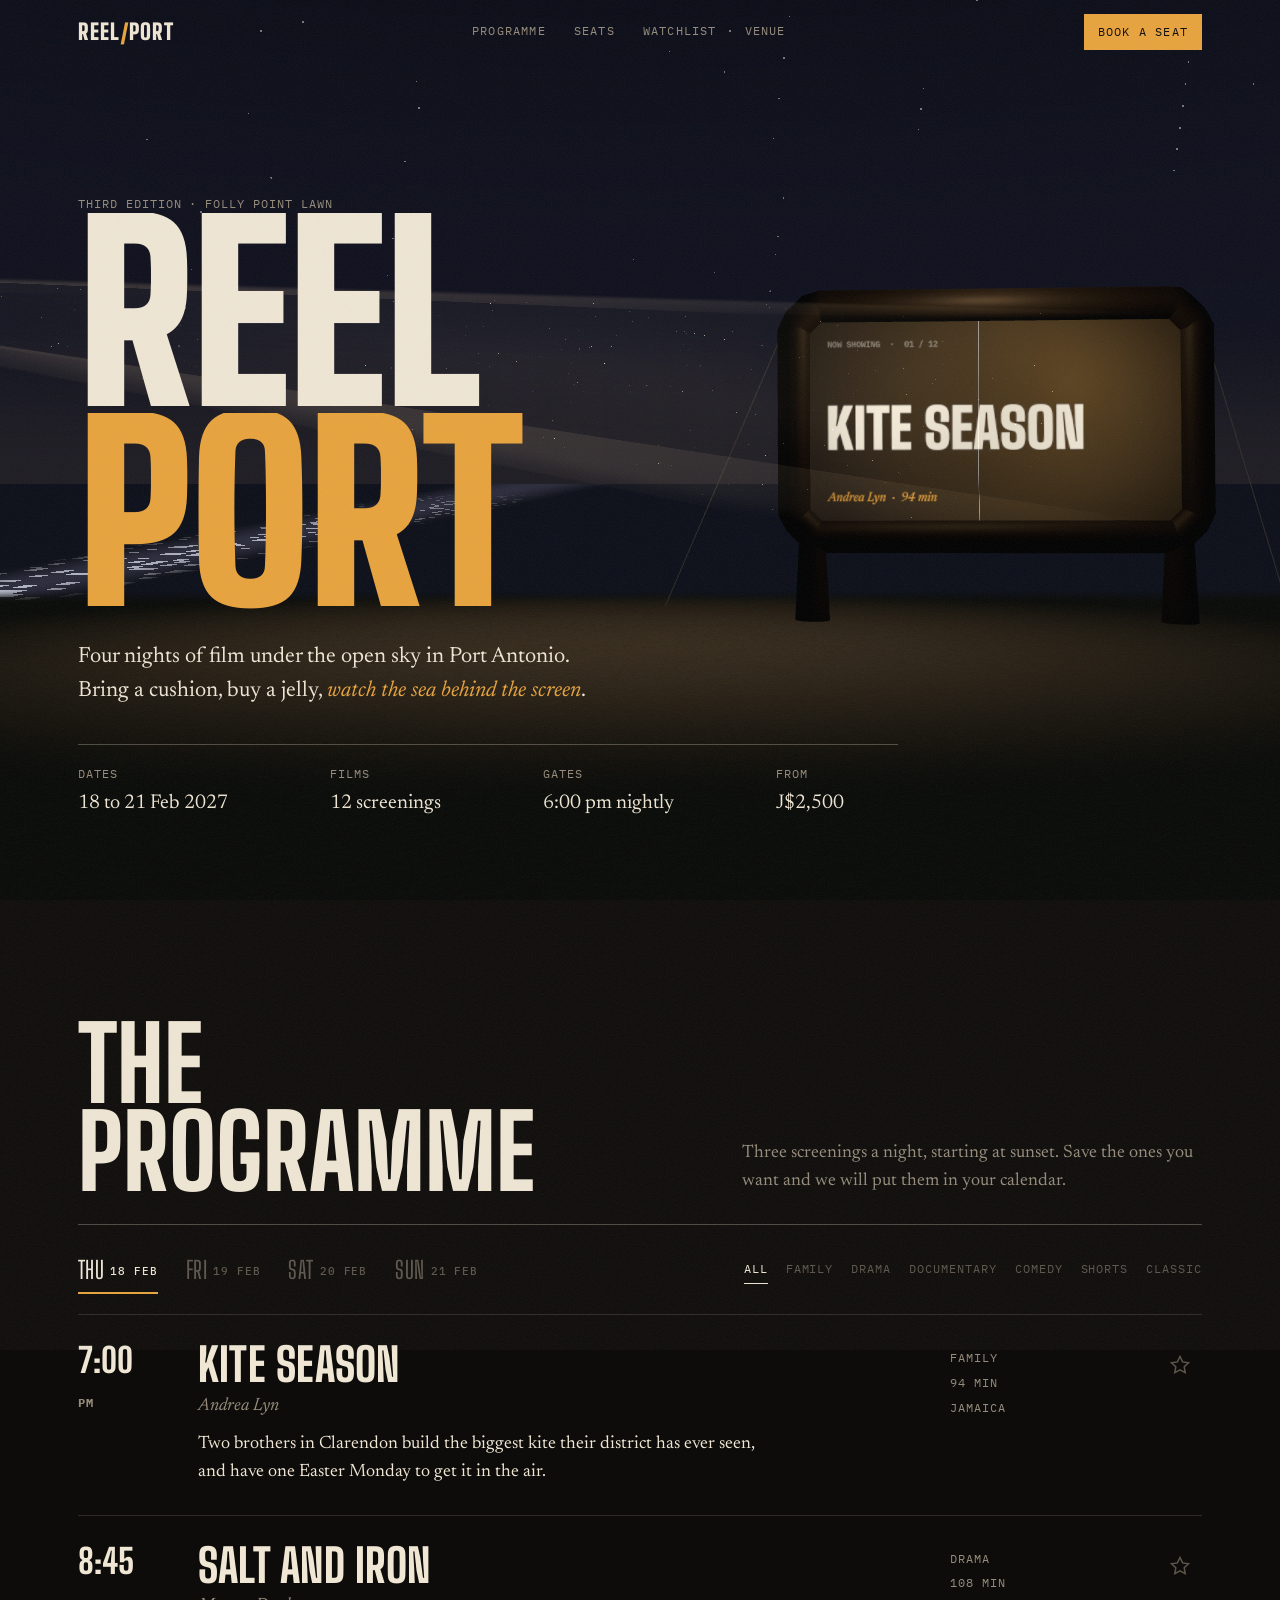
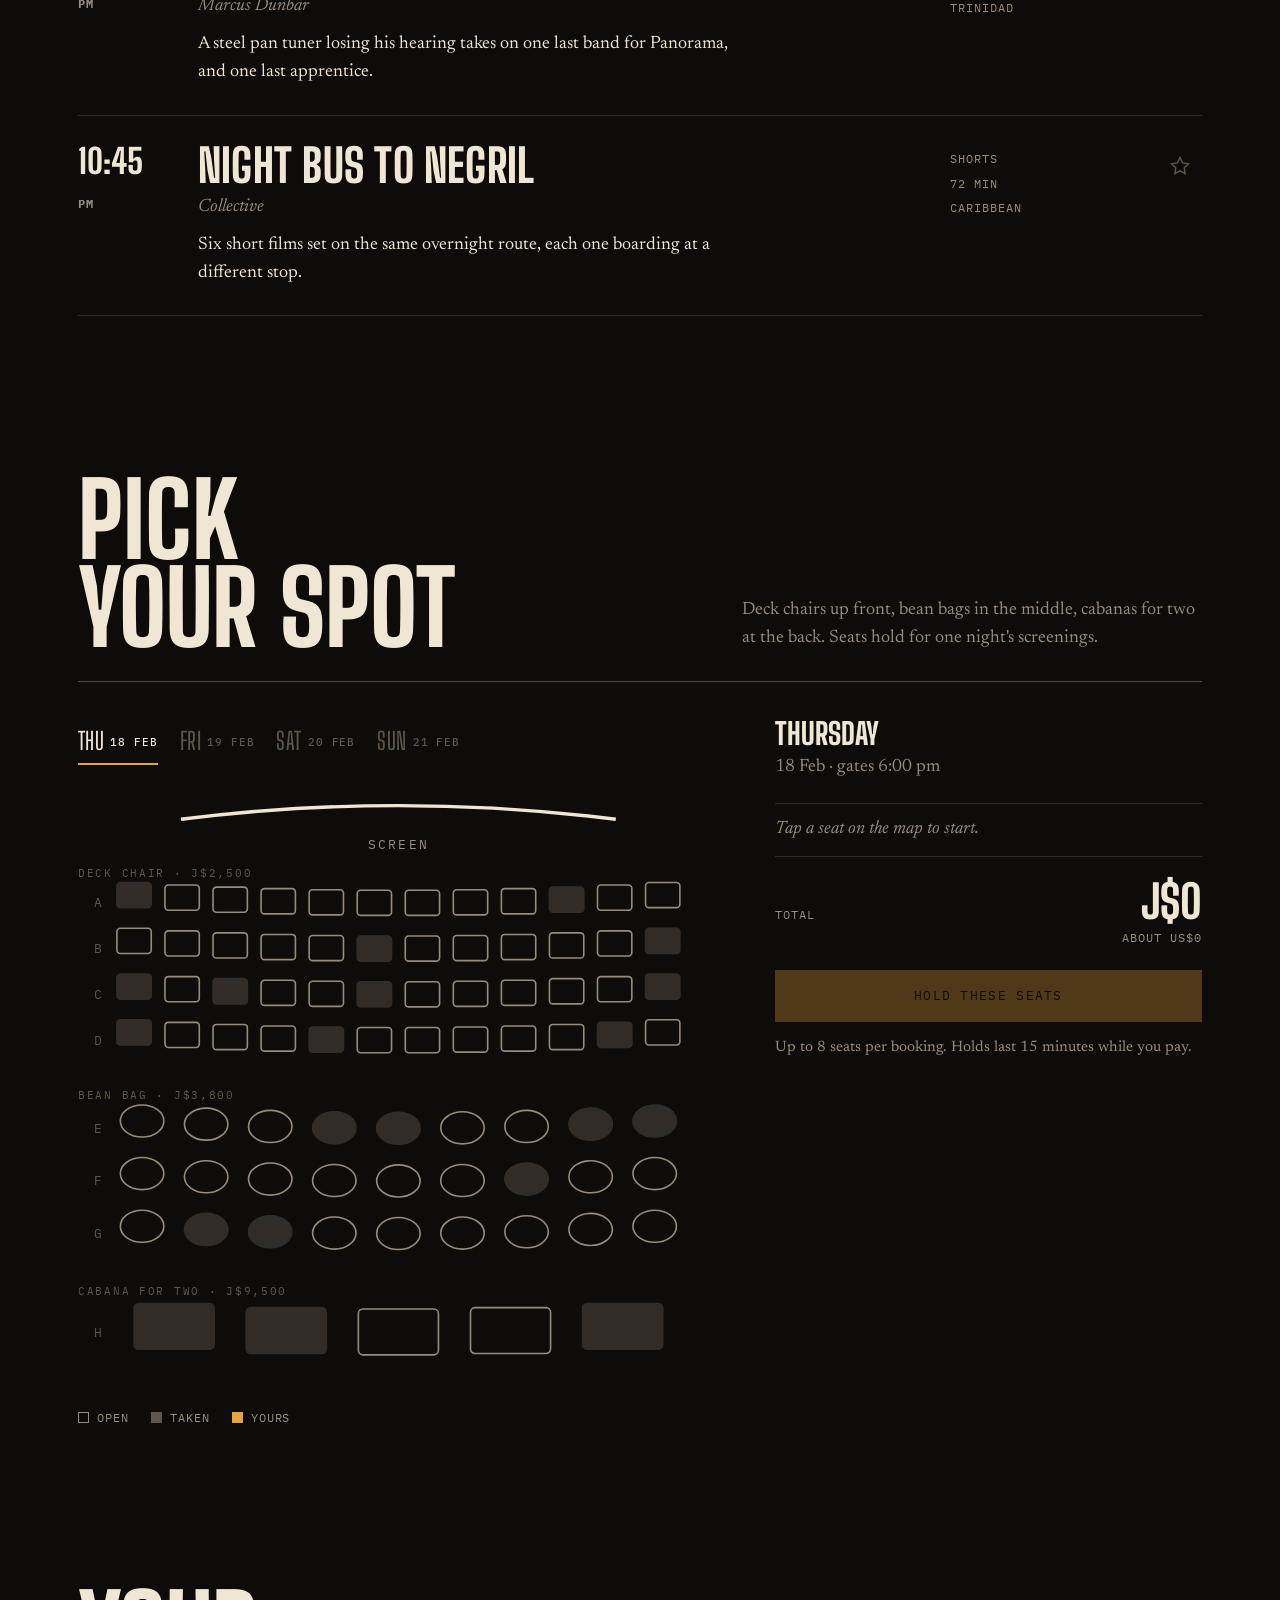
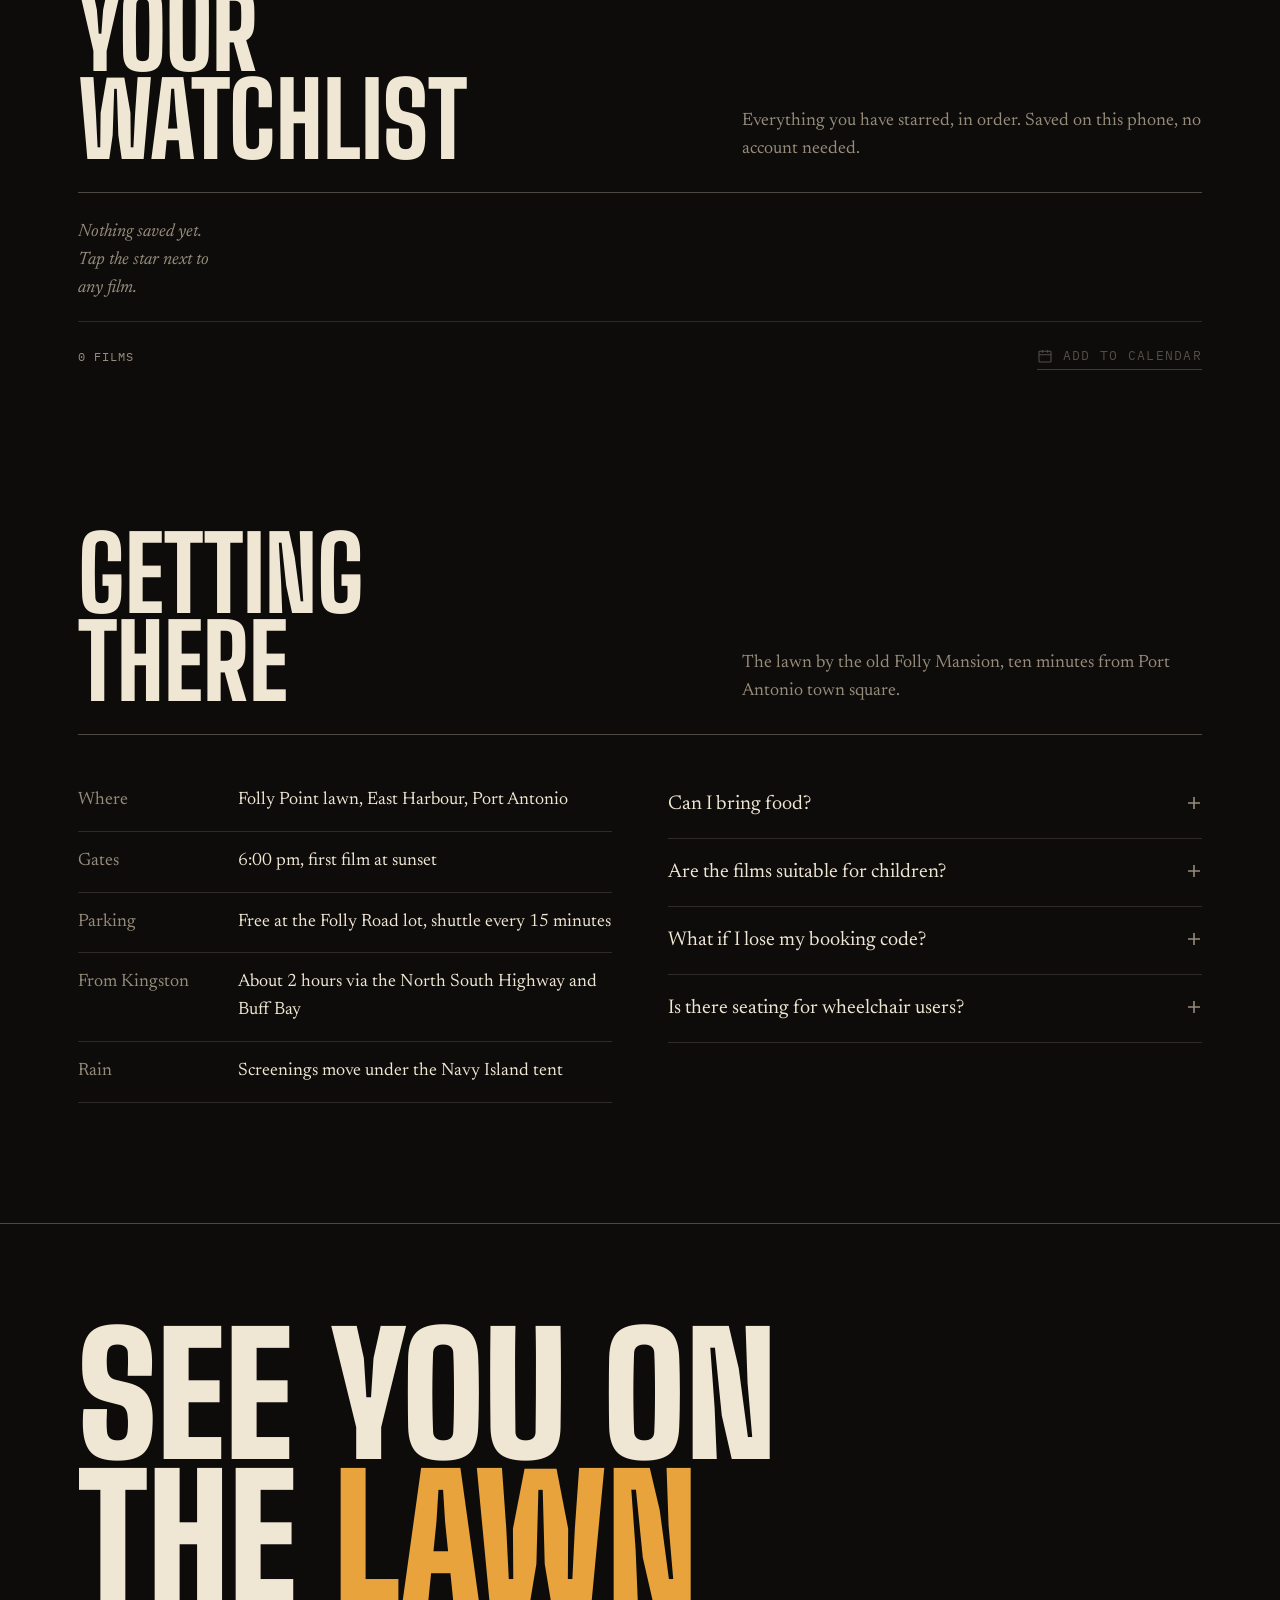
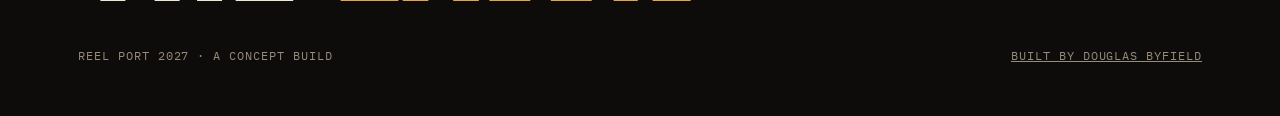
<file: builds/reel-port/index.html>
<!doctype html>
<html lang="en">
<head>
<meta charset="utf-8">
<meta name="viewport" content="width=device-width, initial-scale=1, viewport-fit=cover">
<title>Reel Port · Open air film festival, Port Antonio</title>
<meta name="description" content="Four nights of film on the lawn at Folly Point, Port Antonio. Programme, seats and passes.">
<meta name="theme-color" content="#0e0c0a">
<link rel="preconnect" href="https://fonts.googleapis.com">
<link rel="preconnect" href="https://fonts.gstatic.com" crossorigin>
<link rel="stylesheet" href="https://fonts.googleapis.com/css2?family=Big+Shoulders+Display:wght@500;800;900&family=Newsreader:ital,opsz,wght@0,6..72,400;0,6..72,500;1,6..72,400&family=IBM+Plex+Mono:wght@400;500&display=swap">
<style>
:root{
  --bg:#0e0c0a; --bg2:#15120f; --ink:#efe6d4; --dim:#968c7c; --faint:#5d564c;
  --amber:#e8a33d; --red:#c2462f; --rule:rgba(239,230,212,.14); --rule2:rgba(239,230,212,.28);
  --display:"Big Shoulders Display",Impact,sans-serif;
  --serif:"Newsreader",Georgia,serif;
  --mono:"IBM Plex Mono",ui-monospace,monospace;
  --ease:cubic-bezier(.4,0,.2,1);
  --max:1180px;
}
*{box-sizing:border-box;margin:0;padding:0}
html{scroll-behavior:smooth;scroll-padding-top:72px}
body{background:var(--bg);color:var(--ink);font-family:var(--serif);font-size:18px;line-height:1.55;-webkit-font-smoothing:antialiased;overflow-x:hidden}
a{color:inherit}
button{font:inherit;color:inherit;background:none;border:0;cursor:pointer}
.wrap{max-width:var(--max);margin:0 auto;padding:0 28px}
.mono{font-family:var(--mono);font-size:12px;letter-spacing:.08em;text-transform:uppercase}
.dim{color:var(--dim)}
.sr{position:absolute;width:1px;height:1px;overflow:hidden;clip:rect(0 0 0 0)}
:focus-visible{outline:1.5px solid var(--amber);outline-offset:3px}

/* grain */
body::after{content:"";position:fixed;inset:-50%;pointer-events:none;z-index:50;opacity:.07;
  background-image:url("data:image/svg+xml,%3Csvg xmlns='http://www.w3.org/2000/svg' width='200' height='200'%3E%3Cfilter id='n'%3E%3CfeTurbulence type='fractalNoise' baseFrequency='.9' numOctaves='2'/%3E%3C/filter%3E%3Crect width='100%25' height='100%25' filter='url(%23n)'/%3E%3C/svg%3E");
  animation:grain 1s steps(4) infinite}
@keyframes grain{0%{transform:translate(0,0)}25%{transform:translate(-3%,2%)}50%{transform:translate(2%,-3%)}75%{transform:translate(-2%,-1%)}}

/* nav */
nav{position:fixed;top:0;left:0;right:0;z-index:20;transition:background .4s var(--ease),border-color .4s var(--ease);border-bottom:1px solid transparent}
nav.solid{background:rgba(14,12,10,.92);border-color:var(--rule);backdrop-filter:blur(8px)}
nav .wrap{display:flex;align-items:center;justify-content:space-between;height:64px}
.logo{font-family:var(--display);font-weight:900;font-size:22px;letter-spacing:.04em;text-transform:uppercase;text-decoration:none}
.logo span{color:var(--amber)}
nav ul{display:flex;gap:28px;list-style:none}
nav ul a{text-decoration:none;font-family:var(--mono);font-size:12px;letter-spacing:.1em;text-transform:uppercase;color:var(--dim);transition:color .15s}
nav ul a:hover{color:var(--ink)}
.navcta{font-family:var(--mono);font-size:12px;letter-spacing:.1em;text-transform:uppercase;color:var(--bg);background:var(--amber);padding:9px 14px;text-decoration:none}
@media (max-width:760px){nav ul{display:none}}

/* hero */
.hero{position:relative;min-height:100svh;display:flex;align-items:flex-end;overflow:hidden;background:linear-gradient(to bottom,#07080d 0%,#111322 46%,#1a1820 58%,#0e0c0a 74%)}
.hero .wrap{pointer-events:none}.hero .wrap a,.hero .wrap button{pointer-events:auto}
#beam{position:absolute;inset:0;width:100%;height:100%}
.hero .wrap{position:relative;width:100%;padding-bottom:9vh;padding-top:120px}
.hero h1{font-family:var(--display);font-weight:900;text-transform:uppercase;line-height:.82;font-size:clamp(88px,19vw,280px);letter-spacing:-.01em}
.hero h1 .l{display:block;overflow:hidden}
.hero h1 .l>span{display:inline-block;transform:translateY(105%);transition:transform 1.1s var(--ease)}
.hero.go h1 .l>span{transform:none}
.hero.go h1 .l:nth-child(2)>span{transition-delay:.12s}
.hero h1 em{font-style:normal;color:var(--amber)}
.herometa{display:grid;grid-template-columns:repeat(4,auto);gap:12px 48px;margin-top:36px;padding-top:20px;border-top:1px solid var(--rule2);max-width:820px;opacity:0;transform:translateY(14px);transition:opacity .8s .5s var(--ease),transform .8s .5s var(--ease)}
.hero.go .herometa{opacity:1;transform:none}
.herometa b{display:block;font-family:var(--serif);font-weight:400;font-size:20px;text-transform:none;letter-spacing:0;color:var(--ink);margin-top:4px}
@media (max-width:760px){.herometa{grid-template-columns:1fr 1fr;gap:14px 24px;margin-top:24px}.lede{font-size:18px;margin-top:18px}.hero .wrap{padding-bottom:6vh}}
.lede{font-size:22px;max-width:520px;margin-top:28px;color:var(--ink);opacity:0;transition:opacity .8s .7s var(--ease)}
.hero.go .lede{opacity:1}
.lede i{color:var(--amber)}

/* leader */
#leader[hidden]{display:none}
#leader{position:fixed;inset:0;z-index:100;background:#1a1612;display:grid;place-items:center;cursor:pointer}
#leader svg{width:min(70vmin,460px);height:auto}
#leader .n{font-family:var(--display);font-weight:800;font-size:180px;fill:var(--ink)}
#leader.out{opacity:0;transition:opacity .45s cubic-bezier(.3,0,1,1);pointer-events:none}
#leader .skip{position:absolute;bottom:28px;left:0;right:0;text-align:center;color:var(--dim)}

/* sections */
section{padding:120px 0 40px}
.sh{display:grid;grid-template-columns:1fr 1.4fr;gap:40px;align-items:end;padding-bottom:28px;border-bottom:1px solid var(--rule2)}
.sh h2{font-family:var(--display);font-weight:800;text-transform:uppercase;font-size:clamp(54px,8vw,112px);line-height:.86}
.sh p{color:var(--dim);max-width:460px;justify-self:end}
@media (max-width:760px){.sh{grid-template-columns:1fr;gap:16px}.sh p{justify-self:start}}
.rv{opacity:0;transform:translateY(24px);transition:opacity .7s var(--ease),transform .7s var(--ease)}
.rv.in{opacity:1;transform:none}

/* tabs */
.controls{display:flex;flex-wrap:wrap;justify-content:space-between;gap:20px;padding:22px 0;border-bottom:1px solid var(--rule)}
.tabs{display:flex;gap:28px;flex-wrap:wrap}
.tab{position:relative;padding:4px 0;font-family:var(--display);font-weight:500;font-size:24px;text-transform:uppercase;letter-spacing:.02em;color:var(--faint);transition:color .2s}
.tab small{font-family:var(--mono);font-size:11px;letter-spacing:.08em;margin-left:6px;vertical-align:middle}
.tab::after{content:"";position:absolute;left:0;right:0;bottom:-2px;height:2px;background:var(--amber);transform:scaleX(0);transform-origin:left;transition:transform .35s var(--ease)}
.tab[aria-selected="true"]{color:var(--ink)}
.tab[aria-selected="true"]::after{transform:none}
.tab:hover{color:var(--ink)}
.genres{display:flex;gap:18px;flex-wrap:wrap;align-items:center}
.genre{font-family:var(--mono);font-size:12px;letter-spacing:.08em;text-transform:uppercase;color:var(--faint);padding:4px 0;border-bottom:1px solid transparent;transition:color .2s,border-color .2s}
.genre[aria-pressed="true"]{color:var(--ink);border-color:var(--ink)}
.genre:hover{color:var(--ink)}
@media (max-width:760px){.tabs{gap:20px}.tab{font-size:21px}.tab small{display:none}}

/* film list */
.films{list-style:none}
.film{display:grid;grid-template-columns:92px 1fr 180px 44px;gap:28px;align-items:start;padding:28px 0;border-bottom:1px solid var(--rule);transition:opacity .3s var(--ease)}
.film .t{font-family:var(--display);font-weight:800;font-size:34px;line-height:1}
.film h3{font-family:var(--display);font-weight:800;text-transform:uppercase;font-size:clamp(30px,4vw,46px);line-height:.95;letter-spacing:.005em}
.film .by{color:var(--dim);font-style:italic;margin-top:6px}
.film .syn{margin-top:10px;max-width:560px}
.film .facts{color:var(--dim);display:grid;gap:6px;padding-top:6px}
.film .facts span{display:block}
.save{width:44px;height:44px;display:grid;place-items:center;color:var(--faint);transition:color .2s,transform .15s}
.save:hover{color:var(--ink)}
.save:active{transform:scale(.9)}
.save svg{width:24px;height:24px;fill:none;stroke:currentColor;stroke-width:1.5}
.save[aria-pressed="true"]{color:var(--amber)}
.save[aria-pressed="true"] svg{fill:currentColor;animation:pop .35s cubic-bezier(.175,.885,.32,1.275)}
@keyframes pop{0%{transform:scale(.6)}100%{transform:scale(1)}}
.film.enter{animation:filmIn .5s var(--ease) both}
@keyframes filmIn{from{opacity:0;transform:translateY(12px)}to{opacity:1;transform:none}}
.empty{padding:40px 0;color:var(--dim);font-style:italic}
@media (max-width:760px){
  .film{grid-template-columns:64px 1fr 44px;gap:16px}
  .film .t{font-size:26px}
  .film .facts{grid-column:2/3;grid-row:2;display:flex;flex-wrap:wrap;gap:4px 16px;padding:0}
  .film .save{grid-column:3;grid-row:1}
}

/* seats */
.seatgrid{display:grid;grid-template-columns:1.5fr 1fr;gap:56px;padding-top:36px}
@media (max-width:900px){.seatgrid{grid-template-columns:1fr;gap:32px}}
.nightpick{display:flex;gap:22px;flex-wrap:wrap;margin-bottom:22px}
.lawn{position:relative}
.lawn svg{width:100%;height:auto;display:block;touch-action:manipulation}
.seat{cursor:pointer;transition:fill .15s}
.seat .s{fill:none;stroke:var(--dim);stroke-width:1.4;transition:fill .15s,stroke .15s}
.seat:hover .s{stroke:var(--ink)}
.seat.taken{cursor:not-allowed}
.seat.taken .s{stroke:var(--faint);fill:var(--faint);opacity:.45}
.seat.on .s{fill:var(--amber);stroke:var(--amber)}
.seat.on{animation:seatpop .3s cubic-bezier(.175,.885,.32,1.275)}
@keyframes seatpop{0%{transform:scale(.7)}100%{transform:scale(1)}}
.seat{transform-box:fill-box;transform-origin:center}
.legend{display:flex;gap:22px;flex-wrap:wrap;margin-top:18px;color:var(--dim)}
.legend i{display:inline-block;width:11px;height:11px;border:1.4px solid var(--dim);margin-right:8px;vertical-align:-1px}
.legend .tk i{background:var(--faint);border-color:var(--faint)}
.legend .sl i{background:var(--amber);border-color:var(--amber)}

.order h3{font-family:var(--display);font-weight:800;text-transform:uppercase;font-size:30px;line-height:1}
.order .when{color:var(--dim);margin-top:6px}
.lines{list-style:none;margin:22px 0;border-top:1px solid var(--rule)}
.lines li{display:flex;justify-content:space-between;gap:16px;padding:12px 0;border-bottom:1px solid var(--rule)}
.lines li span:last-child{font-family:var(--mono);font-size:14px}
.lines .none{color:var(--dim);font-style:italic}
.total{display:flex;justify-content:space-between;align-items:baseline}
.total b{font-family:var(--display);font-weight:800;font-size:46px;line-height:1}
.usd{color:var(--dim);text-align:right;margin-top:4px}
.hold{display:block;width:100%;margin-top:22px;padding:16px;background:var(--amber);color:var(--bg);font-family:var(--mono);font-size:13px;letter-spacing:.1em;text-transform:uppercase;transition:opacity .2s,transform .15s}
.hold:disabled{opacity:.3;cursor:not-allowed}
.hold:not(:disabled):active{transform:translateY(1px)}
.note{color:var(--dim);font-size:15px;margin-top:14px}
.ticket{margin-top:26px;padding-top:22px;border-top:1px dashed var(--rule2);display:none}
.ticket.show{display:block;animation:filmIn .6s var(--ease)}
.ticket .code{font-family:var(--display);font-weight:800;font-size:40px;color:var(--amber);letter-spacing:.04em;line-height:1;margin-top:6px}

/* watchlist */
.wl{list-style:none;margin-top:8px}
.wl li{display:grid;grid-template-columns:150px 1fr auto;gap:24px;align-items:baseline;padding:18px 0;border-bottom:1px solid var(--rule)}
.wl h4{font-family:var(--display);font-weight:800;text-transform:uppercase;font-size:28px;line-height:1}
.wl .rm{font-family:var(--mono);font-size:12px;letter-spacing:.08em;text-transform:uppercase;color:var(--dim)}
.wl .rm:hover{color:var(--red)}
.wlempty{padding:30px 0;color:var(--dim);font-style:italic}
.wlbar{display:flex;justify-content:space-between;align-items:center;gap:20px;flex-wrap:wrap;padding-top:24px}
.textbtn{font-family:var(--mono);font-size:13px;letter-spacing:.1em;text-transform:uppercase;border-bottom:1.5px solid var(--amber);padding-bottom:3px;display:inline-flex;gap:10px;align-items:center}
.textbtn svg{width:16px;height:16px;fill:none;stroke:currentColor;stroke-width:1.6}
.textbtn:disabled{opacity:.3;cursor:not-allowed}
@media (max-width:760px){.wl li{grid-template-columns:1fr auto}.wl li .w{grid-column:1/-1}}

/* venue */
.venue{display:grid;grid-template-columns:1fr 1fr;gap:56px;padding-top:36px}
@media (max-width:900px){.venue{grid-template-columns:1fr;gap:28px}}
.venue dl div{display:grid;grid-template-columns:140px 1fr;gap:20px;padding:16px 0;border-bottom:1px solid var(--rule)}
.venue dt{color:var(--dim)}
details{border-bottom:1px solid var(--rule)}
summary{list-style:none;cursor:pointer;padding:18px 0;display:flex;justify-content:space-between;gap:20px;font-size:20px}
summary::-webkit-details-marker{display:none}
summary svg{width:16px;height:16px;flex:none;margin-top:6px;fill:none;stroke:var(--dim);stroke-width:1.6;transition:transform .3s var(--ease)}
details[open] summary svg{transform:rotate(45deg)}
details p{padding:0 0 18px;color:var(--dim);max-width:520px}

footer{padding:100px 0 50px;margin-top:80px;border-top:1px solid var(--rule2)}
footer .big{font-family:var(--display);font-weight:900;text-transform:uppercase;font-size:clamp(60px,13vw,190px);line-height:.85}
footer .big em{font-style:normal;color:var(--amber)}
footer .row{display:flex;justify-content:space-between;flex-wrap:wrap;gap:16px;margin-top:40px;color:var(--dim)}

.toast{position:fixed;left:50%;bottom:24px;z-index:60;transform:translate(-50%,20px);opacity:0;background:var(--ink);color:var(--bg);padding:12px 18px;font-family:var(--mono);font-size:12px;letter-spacing:.06em;text-transform:uppercase;transition:opacity .3s var(--ease),transform .3s var(--ease);pointer-events:none}
.toast.show{opacity:1;transform:translate(-50%,0)}

@media (prefers-reduced-motion:reduce){
  *,*::before,*::after{animation:none!important;transition:none!important}
  .rv,.hero h1 .l>span,.herometa,.lede{opacity:1!important;transform:none!important}
}
</style>
</head>
<body>

<div id="leader" role="presentation" hidden>
  <svg viewBox="0 0 400 400" aria-hidden="true">
    <circle cx="200" cy="200" r="170" fill="none" stroke="#5d564c" stroke-width="2"/>
    <circle cx="200" cy="200" r="140" fill="none" stroke="#5d564c" stroke-width="2"/>
    <line x1="200" y1="10" x2="200" y2="390" stroke="#5d564c" stroke-width="1.5"/>
    <line x1="10" y1="200" x2="390" y2="200" stroke="#5d564c" stroke-width="1.5"/>
    <path id="sweep" fill="rgba(239,230,212,.12)" d=""/>
    <text class="n" id="lnum" x="200" y="262" text-anchor="middle">3</text>
  </svg>
  <span class="skip mono">Tap to skip</span>
</div>

<nav id="nav">
  <div class="wrap">
    <a class="logo" href="#top">Reel<span>/</span>Port</a>
    <ul>
      <li><a href="#programme">Programme</a></li>
      <li><a href="#seats">Seats</a></li>
      <li><a href="#watchlist">Watchlist</a></li>
      <li><a href="#venue">Venue</a></li>
    </ul>
    <a class="navcta" href="#seats">Book a seat</a>
  </div>
</nav>

<header class="hero" id="top">
  <canvas id="beam" aria-hidden="true"></canvas>
  <div class="wrap">
    <p class="mono dim">Third edition · Folly Point lawn</p>
    <h1><span class="l"><span>Reel</span></span><span class="l"><span><em>Port</em></span></span></h1>
    <p class="lede">Four nights of film under the open sky in Port Antonio. Bring a cushion, buy a jelly, <i>watch the sea behind the screen</i>.</p>
    <div class="herometa mono dim">
      <div>Dates<b>18 to 21 Feb 2027</b></div>
      <div>Films<b>12 screenings</b></div>
      <div>Gates<b>6:00 pm nightly</b></div>
      <div>From<b>J$2,500</b></div>
    </div>
  </div>
</header>

<main>
<section id="programme">
  <div class="wrap">
    <div class="sh rv">
      <h2>The<br>Programme</h2>
      <p>Three screenings a night, starting at sunset. Save the ones you want and we will put them in your calendar.</p>
    </div>
    <div class="controls">
      <div class="tabs" role="tablist" aria-label="Night" id="tabs"></div>
      <div class="genres" id="genres" aria-label="Filter by type"></div>
    </div>
    <ol class="films" id="films" aria-live="polite"></ol>
  </div>
</section>

<section id="seats">
  <div class="wrap">
    <div class="sh rv">
      <h2>Pick<br>your spot</h2>
      <p>Deck chairs up front, bean bags in the middle, cabanas for two at the back. Seats hold for one night's screenings.</p>
    </div>
    <div class="seatgrid">
      <div>
        <div class="tabs nightpick" role="tablist" aria-label="Night for seats" id="seatnights"></div>
        <div class="lawn" id="lawn"></div>
        <div class="legend mono">
          <span><i></i>Open</span><span class="tk"><i></i>Taken</span><span class="sl"><i></i>Yours</span>
        </div>
      </div>
      <aside class="order" aria-live="polite">
        <h3 id="onight">Thursday</h3>
        <p class="when" id="owhen">18 Feb · gates 6:00 pm</p>
        <ul class="lines" id="olines"></ul>
        <div class="total"><span class="mono dim">Total</span><b id="ototal">J$0</b></div>
        <p class="usd mono" id="ousd">about US$0</p>
        <button class="hold" id="hold" disabled>Hold these seats</button>
        <p class="note">Up to 8 seats per booking. Holds last 15 minutes while you pay.</p>
        <div class="ticket" id="ticket">
          <p class="mono dim">Your hold</p>
          <p class="code" id="tcode">RP-0000</p>
          <p class="note" id="tdesc"></p>
        </div>
      </aside>
    </div>
  </div>
</section>

<section id="watchlist">
  <div class="wrap">
    <div class="sh rv">
      <h2>Your<br>watchlist</h2>
      <p>Everything you have starred, in order. Saved on this phone, no account needed.</p>
    </div>
    <ul class="wl" id="wl"></ul>
    <div class="wlbar">
      <span class="mono dim" id="wlcount">0 films</span>
      <button class="textbtn" id="ics" disabled><svg viewBox="0 0 24 24" aria-hidden="true"><rect x="3" y="5" width="18" height="16" rx="1"/><path d="M3 10h18M8 3v4M16 3v4"/></svg>Add to calendar</button>
    </div>
  </div>
</section>

<section id="venue">
  <div class="wrap">
    <div class="sh rv">
      <h2>Getting<br>there</h2>
      <p>The lawn by the old Folly Mansion, ten minutes from Port Antonio town square.</p>
    </div>
    <div class="venue">
      <dl class="rv">
        <div><dt>Where</dt><dd>Folly Point lawn, East Harbour, Port Antonio</dd></div>
        <div><dt>Gates</dt><dd>6:00 pm, first film at sunset</dd></div>
        <div><dt>Parking</dt><dd>Free at the Folly Road lot, shuttle every 15 minutes</dd></div>
        <div><dt>From Kingston</dt><dd>About 2 hours via the North South Highway and Buff Bay</dd></div>
        <div><dt>Rain</dt><dd>Screenings move under the Navy Island tent</dd></div>
      </dl>
      <div class="rv">
        <details><summary>Can I bring food?<svg viewBox="0 0 16 16"><path d="M8 2v12M2 8h12"/></svg></summary><p>Yes. Picnics are welcome, and there are jerk, patty and ice cream vendors on site. No glass on the lawn.</p></details>
        <details><summary>Are the films suitable for children?<svg viewBox="0 0 16 16"><path d="M8 2v12M2 8h12"/></svg></summary><p>The 7:00 pm screening each night is family friendly. Later films carry their own ratings in the programme.</p></details>
        <details><summary>What if I lose my booking code?<svg viewBox="0 0 16 16"><path d="M8 2v12M2 8h12"/></svg></summary><p>Your code is saved on this phone and sent to your WhatsApp number at checkout. The gate can also find you by name.</p></details>
        <details><summary>Is there seating for wheelchair users?<svg viewBox="0 0 16 16"><path d="M8 2v12M2 8h12"/></svg></summary><p>Row A at both ends is kept on firm decking with level access from the main path. Mention it at checkout.</p></details>
      </div>
    </div>
  </div>
</section>
</main>

<footer>
  <div class="wrap">
    <p class="big">See you on<br>the <em>lawn</em></p>
    <div class="row mono">
      <span>Reel Port 2027 · A concept build</span>
      <a href="https://douglas-byfield.vercel.app">Built by Douglas Byfield</a>
    </div>
  </div>
</footer>

<div class="toast" id="toast" role="status"></div>

<script>
(() => {
const reduce = matchMedia('(prefers-reduced-motion: reduce)').matches;
const $ = s => document.querySelector(s);
const store = {
  get(k, d){ try { const v = localStorage.getItem(k); return v ? JSON.parse(v) : d; } catch(e){ return d; } },
  set(k, v){ try { localStorage.setItem(k, JSON.stringify(v)); } catch(e){} }
};

/* ---------- data ---------- */
const NIGHTS = [
  {id:'thu', day:'Thursday', date:'18 Feb', iso:'20270218'},
  {id:'fri', day:'Friday', date:'19 Feb', iso:'20270219'},
  {id:'sat', day:'Saturday', date:'20 Feb', iso:'20270220'},
  {id:'sun', day:'Sunday', date:'21 Feb', iso:'20270221'}
];
const FILMS = [
  {id:'f1', n:'thu', t:'19:00', title:'Kite Season', by:'Andrea Lyn', from:'Jamaica', mins:94, g:'Family',
   syn:'Two brothers in Clarendon build the biggest kite their district has ever seen, and have one Easter Monday to get it in the air.'},
  {id:'f2', n:'thu', t:'20:45', title:'Salt and Iron', by:'Marcus Dunbar', from:'Trinidad', mins:108, g:'Drama',
   syn:'A steel pan tuner losing his hearing takes on one last band for Panorama, and one last apprentice.'},
  {id:'f3', n:'thu', t:'22:45', title:'Night Bus to Negril', by:'Collective', from:'Caribbean', mins:72, g:'Shorts',
   syn:'Six short films set on the same overnight route, each one boarding at a different stop.'},
  {id:'f4', n:'fri', t:'19:00', title:'The Mango Walk', by:'Sophia Clarke', from:'Jamaica', mins:88, g:'Family',
   syn:'A ten year old maps every mango tree in her community and starts a business nobody asked for.'},
  {id:'f5', n:'fri', t:'20:45', title:'Rio Grande', by:'Delroy Wint', from:'Jamaica', mins:79, g:'Documentary',
   syn:'One year with the last raft captains on the Rio Grande, from the dry season to the floods.'},
  {id:'f6', n:'fri', t:'22:20', title:'The Harder They Come', by:'Perry Henzell', from:'Jamaica, 1972', mins:120, g:'Classic',
   syn:'Restored and back on a big screen fifteen minutes from where parts of it were shot. Bring your voice.'},
  {id:'f7', n:'sat', t:'19:00', title:'Ras and the Robot', by:'Kemar Hylton', from:'Jamaica', mins:91, g:'Family',
   syn:'A retired fisherman and a broken delivery drone become the unlikeliest crew in Port Royal.'},
  {id:'f8', n:'sat', t:'20:45', title:'What the River Took', by:'Nadia Ferguson', from:'Barbados', mins:115, g:'Drama',
   syn:'After a flood, a family returns home to find their house standing and everything inside it gone.'},
  {id:'f9', n:'sat', t:'22:45', title:'Dub Plate', by:'Omari Gayle', from:'UK, Jamaica', mins:96, g:'Comedy',
   syn:'A London sound system flies to Kingston for a clash and loses the one record that matters at customs.'},
  {id:'f10', n:'sun', t:'19:00', title:'Blue Lagoon Days', by:'Collective', from:'Portland', mins:65, g:'Shorts',
   syn:'Short films made by Portland high school students over one summer. The directors will be on the lawn.'},
  {id:'f11', n:'sun', t:'20:30', title:'Bauxite', by:'Leon Reid', from:'Jamaica', mins:84, g:'Documentary',
   syn:'Red dirt, big money and the towns that grew up around the mines, told by the people who stayed.'},
  {id:'f12', n:'sun', t:'22:15', title:'Last Dance at Folly', by:'Imani Brooks', from:'Jamaica', mins:102, g:'Drama',
   syn:'Closing night. A love story set on this very lawn, shot here last February with the town as extras.'}
];
const GENRES = ['All','Family','Drama','Documentary','Comedy','Shorts','Classic'];
const fmtT = t => { let [h,m] = t.split(':').map(Number); const ap = h>=12?'pm':'am'; h = h%12||12; return h+':'+String(m).padStart(2,'0')+' '+ap; };
const toast = msg => { const el = $('#toast'); el.textContent = msg; el.classList.add('show'); clearTimeout(toast.t); toast.t = setTimeout(()=>el.classList.remove('show'), 2200); };

/* ---------- leader intro ---------- */
const hero = $('.hero');
function startHero(){ requestAnimationFrame(()=>hero.classList.add('go')); }
let seen = false; try { seen = sessionStorage.getItem('rp-leader') === '1'; } catch(e){}
if (reduce || seen) { startHero(); }
else {
  const L = $('#leader'); L.hidden = false;
  const sweep = $('#sweep'), num = $('#lnum');
  let n = 3, t0 = performance.now(), done = false;
  const finish = () => { if (done) return; done = true; L.classList.add('out'); startHero(); setTimeout(()=>L.remove(), 500); try{sessionStorage.setItem('rp-leader','1');}catch(e){} };
  L.addEventListener('click', finish);
  const arc = p => { const a = p*Math.PI*2 - Math.PI/2, large = p>.5?1:0, x = 200+190*Math.cos(a), y = 200+190*Math.sin(a);
    return p<=0 ? '' : `M200 200 L200 10 A190 190 0 ${large} 1 ${x.toFixed(1)} ${y.toFixed(1)} Z`; };
  (function tick(now){
    if (done) return;
    const el = (now - t0)/600;
    if (el >= 1){ n--; t0 = now; if (n === 0) return finish(); num.textContent = n; }
    sweep.setAttribute('d', arc(Math.min(el,1)));
    requestAnimationFrame(tick);
  })(t0);
}

window.__RP_FILMS = FILMS;

/* nav */
addEventListener('scroll', () => $('#nav').classList.toggle('solid', scrollY > innerHeight*.6), {passive:true});

/* reveal */
const io = new IntersectionObserver(es => es.forEach(e => { if (e.isIntersecting){ e.target.classList.add('in'); io.unobserve(e.target); } }), {rootMargin:'0px 0px -10% 0px'});
document.querySelectorAll('.rv').forEach(el => io.observe(el));

/* ---------- programme ---------- */
let night = 'thu', genre = 'All';
let saved = store.get('rp-saved', []);
const STAR = '<svg viewBox="0 0 24 24" aria-hidden="true"><path d="M12 3.5l2.6 5.4 5.9.8-4.3 4.1 1 5.9L12 16.9l-5.2 2.8 1-5.9L3.5 9.7l5.9-.8z"/></svg>';
function renderTabs(el, current, onPick, counts){
  el.innerHTML = NIGHTS.map(n => `<button class="tab" role="tab" data-n="${n.id}" aria-selected="${n.id===current}">${n.day.slice(0,3)}<small>${n.date}</small></button>`).join('');
  el.onclick = e => { const b = e.target.closest('.tab'); if (b) onPick(b.dataset.n); };
}
function renderGenres(){
  $('#genres').innerHTML = GENRES.map(g => `<button class="genre" data-g="${g}" aria-pressed="${g===genre}">${g}</button>`).join('');
}
$('#genres').onclick = e => { const b = e.target.closest('.genre'); if (!b) return; genre = b.dataset.g; renderGenres(); renderFilms(); };
function renderFilms(){
  const list = FILMS.filter(f => f.n === night && (genre === 'All' || f.g === genre));
  $('#films').innerHTML = list.length ? list.map((f,i) => `
    <li class="film enter" style="animation-delay:${i*60}ms">
      <span class="t">${fmtT(f.t).replace(' ', '<br><span class="mono dim">')+'</span>'}</span>
      <div><h3>${f.title}</h3><p class="by">${f.by}</p><p class="syn">${f.syn}</p></div>
      <div class="facts mono"><span>${f.g}</span><span>${f.mins} min</span><span>${f.from}</span></div>
      <button class="save" data-id="${f.id}" aria-pressed="${saved.includes(f.id)}" aria-label="Save ${f.title}">${STAR}</button>
    </li>`).join('') : `<li class="empty">No ${genre.toLowerCase()} screenings on ${NIGHTS.find(n=>n.id===night).day}. Try another night.</li>`;
}
function pickNight(n){ night = n; renderTabs($('#tabs'), night, pickNight); renderFilms(); }
$('#films').onclick = e => {
  const b = e.target.closest('.save'); if (!b) return;
  const id = b.dataset.id, on = !saved.includes(id);
  saved = on ? [...saved, id] : saved.filter(x => x !== id);
  store.set('rp-saved', saved);
  b.setAttribute('aria-pressed', on);
  toast(on ? 'Added to your watchlist' : 'Removed from watchlist');
  renderWL();
};
renderGenres(); pickNight('thu');

/* ---------- watchlist ---------- */
function renderWL(){
  const list = FILMS.filter(f => saved.includes(f.id));
  $('#wl').innerHTML = list.length ? list.map(f => {
    const n = NIGHTS.find(x => x.id === f.n);
    return `<li><span class="mono dim w">${n.day.slice(0,3)} ${n.date} · ${fmtT(f.t)}</span><h4>${f.title}</h4><button class="rm" data-id="${f.id}">Remove</button></li>`;
  }).join('') : '<li class="wlempty">Nothing saved yet. Tap the star next to any film.</li>';
  $('#wlcount').textContent = list.length + (list.length === 1 ? ' film' : ' films');
  $('#ics').disabled = !list.length;
}
$('#wl').onclick = e => {
  const b = e.target.closest('.rm'); if (!b) return;
  saved = saved.filter(x => x !== b.dataset.id); store.set('rp-saved', saved);
  renderWL(); renderFilms();
};
$('#ics').onclick = () => {
  const list = FILMS.filter(f => saved.includes(f.id));
  const pad = n => String(n).padStart(2,'0');
  const ev = list.map(f => {
    const n = NIGHTS.find(x => x.id === f.n);
    const [h,m] = f.t.split(':').map(Number);
    const end = h*60 + m + f.mins, eh = Math.floor(end/60), em = end%60;
    let endDate = n.iso;
    let ehh = eh;
    if (eh >= 24){ ehh = eh-24; endDate = String(Number(n.iso)+1); }
    return ['BEGIN:VEVENT', `UID:${f.id}-2027@reelport`, `DTSTAMP:20261101T120000Z`,
      `DTSTART;TZID=America/Jamaica:${n.iso}T${pad(h)}${pad(m)}00`,
      `DTEND;TZID=America/Jamaica:${endDate}T${pad(ehh)}${pad(em)}00`,
      `SUMMARY:${f.title} · Reel Port`, `LOCATION:Folly Point lawn\\, Port Antonio`,
      `DESCRIPTION:${f.by}. ${f.mins} min.`, 'END:VEVENT'].join('\r\n');
  });
  const ics = ['BEGIN:VCALENDAR','VERSION:2.0','PRODID:-//Reel Port//EN', ...ev, 'END:VCALENDAR'].join('\r\n');
  const a = document.createElement('a');
  a.href = URL.createObjectURL(new Blob([ics], {type:'text/calendar'}));
  a.download = 'reel-port-watchlist.ics'; a.click();
  setTimeout(()=>URL.revokeObjectURL(a.href), 1000);
  toast(list.length + ' screenings added');
};
renderWL();

/* ---------- seats ---------- */
const ZONES = [
  {key:'deck', name:'Deck chair', price:2500, rows:['A','B','C','D'], per:12, w:30, h:22, gap:42},
  {key:'bean', name:'Bean bag', price:3800, rows:['E','F','G'], per:9, w:38, h:28, gap:56},
  {key:'cab', name:'Cabana for two', price:9500, rows:['H'], per:5, w:70, h:40, gap:98}
];
const USD = 157;
let seatNight = 'thu', picks = [];
function rand(seed){ let s = seed; return () => (s = (s*16807) % 2147483647) / 2147483647; }
function takenFor(n){
  const r = rand(NIGHTS.findIndex(x=>x.id===n)*997 + 13), set = new Set();
  ZONES.forEach(z => z.rows.forEach(row => { for (let i=1;i<=z.per;i++) if (r() < (z.key==='cab'?.45:.34)) set.add(row+i); }));
  return set;
}
function buildLawn(){
  const taken = takenFor(seatNight);
  const VW = 560; let y = 92, out = '';
  out += `<path d="M90 30 Q280 6 470 30" fill="none" stroke="var(--ink)" stroke-width="3"/>`;
  out += `<text x="280" y="56" text-anchor="middle" font-family="IBM Plex Mono" font-size="11" letter-spacing="2" fill="var(--dim)">SCREEN</text>`;
  ZONES.forEach(z => {
    out += `<text x="0" y="${y-12}" font-family="IBM Plex Mono" font-size="10" letter-spacing="1.5" fill="var(--faint)">${z.name.toUpperCase()} · J$${z.price.toLocaleString()}</text>`;
    z.rows.forEach(row => {
      const span = (z.per-1)*z.gap, x0 = (VW-span)/2;
      out += `<text x="14" y="${y+z.h/2+4}" font-family="IBM Plex Mono" font-size="11" fill="var(--faint)">${row}</text>`;
      for (let i=1;i<=z.per;i++){
        const id = row+i, cxp = x0 + (i-1)*z.gap;
        const curve = Math.pow((cxp-VW/2)/(VW/2),2)*-10;  // slight arc toward the screen
        const sx = cxp - z.w/2, sy = y + curve;
        const isT = taken.has(id), isOn = picks.includes(id);
        const shape = z.key==='bean'
          ? `<ellipse class="s" cx="${cxp}" cy="${sy+z.h/2}" rx="${z.w/2}" ry="${z.h/2}"/>`
          : `<rect class="s" x="${sx}" y="${sy}" width="${z.w}" height="${z.h}" rx="${z.key==='cab'?4:3}"/>`;
        out += `<g class="seat${isT?' taken':''}${isOn?' on':''}" data-id="${id}" data-z="${z.key}" role="button" tabindex="${isT?-1:0}" aria-label="${z.name} ${id}${isT?', taken':''}" aria-pressed="${isOn}">${shape}<rect x="${sx-5}" y="${sy-5}" width="${z.w+10}" height="${z.h+10}" fill="transparent"/></g>`;
      }
      y += z.h + 18;
    });
    y += 34;
  });
  $('#lawn').innerHTML = `<svg viewBox="0 0 ${VW} ${y-20}" aria-label="Seat map">${out}</svg>`;
}
function zoneOf(id){ return ZONES.find(z => z.rows.includes(id[0])); }
function renderOrder(){
  const n = NIGHTS.find(x => x.id === seatNight);
  $('#onight').textContent = n.day; $('#owhen').textContent = n.date + ' · gates 6:00 pm';
  const groups = {};
  picks.forEach(id => { const z = zoneOf(id); (groups[z.key] ||= {z, ids:[]}).ids.push(id); });
  const rows = Object.values(groups);
  $('#olines').innerHTML = rows.length ? rows.map(g => `<li><span>${g.z.name} × ${g.ids.length}<br><span class="mono dim">${g.ids.join(', ')}</span></span><span>J$${(g.z.price*g.ids.length).toLocaleString()}</span></li>`).join('') : '<li class="none">Tap a seat on the map to start.</li>';
  const tot = picks.reduce((s,id) => s + zoneOf(id).price, 0);
  $('#ototal').textContent = 'J$' + tot.toLocaleString();
  $('#ousd').textContent = 'about US$' + Math.round(tot/USD).toLocaleString();
  $('#hold').disabled = !picks.length;
}
function pickSeatNight(n){
  seatNight = n; picks = [];
  renderTabs($('#seatnights'), seatNight, pickSeatNight);
  buildLawn(); renderOrder(); $('#ticket').classList.remove('show');
}
function toggleSeat(g){
  if (!g || g.classList.contains('taken')) return;
  const id = g.dataset.id;
  if (picks.includes(id)) picks = picks.filter(x => x !== id);
  else { if (picks.length >= 8) return toast('Up to 8 seats per booking'); picks.push(id); }
  const on = picks.includes(id);
  g.classList.toggle('on', on); g.setAttribute('aria-pressed', on);
  $('#ticket').classList.remove('show');
  renderOrder();
}
$('#lawn').addEventListener('click', e => toggleSeat(e.target.closest('.seat')));
$('#lawn').addEventListener('keydown', e => { if (e.key === 'Enter' || e.key === ' '){ e.preventDefault(); toggleSeat(e.target.closest('.seat')); } });
$('#hold').onclick = () => {
  const n = NIGHTS.find(x => x.id === seatNight);
  const code = 'RP-' + n.date.slice(0,2) + '-' + Math.random().toString(36).slice(2,6).toUpperCase();
  $('#tcode').textContent = code;
  $('#tdesc').textContent = `${picks.length} ${picks.length===1?'seat':'seats'} (${picks.join(', ')}) held for ${n.day} ${n.date}. Show this code at the gate.`;
  $('#ticket').classList.add('show');
  store.set('rp-hold', {code, night:seatNight, seats:picks});
  toast('Seats held for 15 minutes');
};
pickSeatNight('thu');
})();
</script>
<script type="module" src="/builds/reel-port/hero3d.js"></script>
</body>
</html>
</file>
<file: assets/css/home-rj.css>
:root{
--torn-band:polygon(0.00% 3.32%,0.63% 4.50%,1.26% 4.12%,1.89% 3.19%,2.52% 3.05%,3.14% 3.16%,3.77% 3.46%,4.40% 3.49%,5.03% 4.50%,5.66% 3.36%,6.29% 3.67%,6.92% 3.32%,7.55% 2.99%,8.18% 3.40%,8.81% 2.35%,9.43% 2.90%,10.06% 2.77%,10.69% 2.84%,11.32% 2.76%,11.95% 1.90%,12.58% 1.23%,13.21% 2.03%,13.84% 1.71%,14.47% 1.21%,15.09% 1.34%,15.72% 0.35%,16.35% 0.87%,16.98% 0.21%,17.61% 1.26%,18.24% 4.50%,18.87% 1.27%,19.50% 0.07%,20.13% 0.54%,20.75% 1.31%,21.38% 1.40%,22.01% 2.03%,22.64% 3.23%,23.27% 3.71%,23.90% 1.69%,24.53% 2.82%,25.16% 1.83%,25.79% 0.99%,26.42% 1.78%,27.04% 1.58%,27.67% 1.44%,28.30% 2.43%,28.93% 3.43%,29.56% 3.21%,30.19% 4.04%,30.82% 3.38%,31.45% 3.15%,32.08% 3.30%,32.70% 4.50%,33.33% 3.70%,33.96% 4.50%,34.59% 4.50%,35.22% 4.50%,35.85% 4.50%,36.48% 4.37%,37.11% 3.12%,37.74% 4.50%,38.36% 3.10%,38.99% 2.27%,39.62% 3.97%,40.25% 2.03%,40.88% 2.13%,41.51% 2.19%,42.14% 4.50%,42.77% 4.11%,43.40% 4.50%,44.03% 4.50%,44.65% 4.05%,45.28% 3.55%,45.91% 3.15%,46.54% 2.94%,47.17% 2.89%,47.80% 2.27%,48.43% 1.24%,49.06% 0.64%,49.69% 1.90%,50.31% 0.00%,50.94% 0.00%,51.57% 0.00%,52.20% 0.00%,52.83% 2.52%,53.46% 0.00%,54.09% 0.00%,54.72% 0.00%,55.35% 0.00%,55.97% 2.47%,56.60% 3.03%,57.23% 1.43%,57.86% 0.22%,58.49% 0.00%,59.12% 0.00%,59.75% 0.18%,60.38% 0.99%,61.01% 1.22%,61.64% 2.61%,62.26% 0.00%,62.89% 0.00%,63.52% 0.08%,64.15% 0.00%,64.78% 0.38%,65.41% 1.45%,66.04% 2.43%,66.67% 4.50%,67.30% 4.33%,67.92% 3.17%,68.55% 3.74%,69.18% 3.83%,69.81% 4.44%,70.44% 3.41%,71.07% 3.63%,71.70% 2.99%,72.33% 3.42%,72.96% 2.60%,73.58% 2.79%,74.21% 2.88%,74.84% 2.70%,75.47% 3.76%,76.10% 4.16%,76.73% 3.06%,77.36% 2.78%,77.99% 2.72%,78.62% 2.87%,79.25% 3.39%,79.87% 4.45%,80.50% 1.72%,81.13% 1.76%,81.76% 2.08%,82.39% 0.00%,83.02% 0.00%,83.65% 0.63%,84.28% 0.71%,84.91% 0.33%,85.53% 0.00%,86.16% 0.00%,86.79% 0.73%,87.42% 4.03%,88.05% 2.07%,88.68% 1.20%,89.31% 2.33%,89.94% 1.35%,90.57% 4.50%,91.19% 3.62%,91.82% 2.03%,92.45% 2.36%,93.08% 1.79%,93.71% 3.03%,94.34% 3.97%,94.97% 4.50%,95.60% 3.42%,96.23% 2.60%,96.86% 1.50%,97.48% 0.60%,98.11% 0.00%,98.74% 0.65%,99.37% 0.83%,100.00% 3.33%,99.60% 0.00%,99.88% 4.00%,100.00% 8.00%,99.10% 12.00%,99.51% 16.00%,99.27% 20.00%,99.65% 24.00%,99.32% 28.00%,99.78% 32.00%,99.59% 36.00%,99.56% 40.00%,99.49% 44.00%,99.30% 48.00%,99.17% 52.00%,98.60% 56.00%,98.60% 60.00%,98.71% 64.00%,98.60% 68.00%,98.78% 72.00%,98.66% 76.00%,98.65% 80.00%,98.60% 84.00%,98.60% 88.00%,98.60% 92.00%,98.60% 96.00%,98.60% 100.00%,100.00% 98.12%,99.37% 98.09%,98.74% 98.30%,98.11% 99.36%,97.48% 98.93%,96.86% 98.09%,96.23% 97.32%,95.60% 96.65%,94.97% 97.02%,94.34% 97.21%,93.71% 96.43%,93.08% 96.33%,92.45% 95.50%,91.82% 95.50%,91.19% 95.50%,90.57% 95.50%,89.94% 95.50%,89.31% 95.86%,88.68% 95.86%,88.05% 95.50%,87.42% 95.83%,86.79% 95.50%,86.16% 95.50%,85.53% 95.50%,84.91% 95.50%,84.28% 95.50%,83.65% 95.50%,83.02% 96.23%,82.39% 96.32%,81.76% 95.57%,81.13% 96.77%,80.50% 97.02%,79.87% 97.33%,79.25% 98.15%,78.62% 95.50%,77.99% 96.33%,77.36% 97.32%,76.73% 96.64%,76.10% 95.50%,75.47% 95.50%,74.84% 96.40%,74.21% 96.32%,73.58% 95.50%,72.96% 95.50%,72.33% 95.50%,71.70% 95.50%,71.07% 95.75%,70.44% 95.71%,69.81% 95.81%,69.18% 97.50%,68.55% 96.79%,67.92% 95.92%,67.30% 96.88%,66.67% 97.57%,66.04% 97.76%,65.41% 96.71%,64.78% 97.91%,64.15% 96.84%,63.52% 96.37%,62.89% 95.50%,62.26% 95.50%,61.64% 95.90%,61.01% 95.68%,60.38% 96.81%,59.75% 97.28%,59.12% 97.93%,58.49% 99.21%,57.86% 98.29%,57.23% 99.30%,56.60% 99.72%,55.97% 99.09%,55.35% 98.51%,54.72% 97.62%,54.09% 96.61%,53.46% 97.16%,52.83% 96.47%,52.20% 95.89%,51.57% 95.50%,50.94% 95.50%,50.31% 95.50%,49.69% 95.50%,49.06% 96.18%,48.43% 95.78%,47.80% 96.95%,47.17% 95.50%,46.54% 96.54%,45.91% 95.76%,45.28% 95.50%,44.65% 95.87%,44.03% 96.84%,43.40% 96.03%,42.77% 95.96%,42.14% 96.77%,41.51% 97.46%,40.88% 97.11%,40.25% 97.39%,39.62% 98.64%,38.99% 99.79%,38.36% 100.00%,37.74% 100.00%,37.11% 98.29%,36.48% 99.84%,35.85% 97.18%,35.22% 100.00%,34.59% 99.48%,33.96% 100.00%,33.33% 97.70%,32.70% 99.93%,32.08% 99.91%,31.45% 98.20%,30.82% 100.00%,30.19% 99.69%,29.56% 100.00%,28.93% 100.00%,28.30% 100.00%,27.67% 98.85%,27.04% 98.43%,26.42% 97.56%,25.79% 95.50%,25.16% 96.73%,24.53% 97.20%,23.90% 96.89%,23.27% 96.17%,22.64% 96.82%,22.01% 97.94%,21.38% 98.20%,20.75% 97.72%,20.13% 97.04%,19.50% 99.12%,18.87% 98.47%,18.24% 100.00%,17.61% 97.82%,16.98% 96.81%,16.35% 99.80%,15.72% 100.00%,15.09% 98.91%,14.47% 99.75%,13.84% 98.85%,13.21% 99.71%,12.58% 99.11%,11.95% 95.95%,11.32% 99.12%,10.69% 99.03%,10.06% 99.74%,9.43% 99.84%,8.81% 99.63%,8.18% 99.08%,7.55% 98.32%,6.92% 97.52%,6.29% 96.18%,5.66% 97.06%,5.03% 96.06%,4.40% 95.50%,3.77% 95.50%,3.14% 95.93%,2.52% 97.15%,1.89% 97.25%,1.26% 96.95%,0.63% 95.76%,0.00% 97.08%,0.48% 100.00%,0.24% 96.00%,0.12% 92.00%,0.27% 88.00%,0.14% 84.00%,0.74% 80.00%,0.31% 76.00%,0.30% 72.00%,0.05% 68.00%,0.00% 64.00%,0.00% 60.00%,0.00% 56.00%,0.00% 52.00%,0.08% 48.00%,0.47% 44.00%,0.16% 40.00%,0.00% 36.00%,0.00% 32.00%,0.46% 28.00%,0.49% 24.00%,0.40% 20.00%,0.45% 16.00%,0.33% 12.00%,0.49% 8.00%,0.99% 4.00%,0.50% 0.00%);
--torn-badge:polygon(0.00% 4.29%,2.56% 2.79%,5.13% 2.45%,7.69% 6.39%,10.26% 2.59%,12.82% 2.29%,15.38% 3.15%,17.95% 3.16%,20.51% 2.75%,23.08% 3.72%,25.64% 2.16%,28.21% 0.00%,30.77% 0.00%,33.33% 0.00%,35.90% 0.00%,38.46% 1.56%,41.03% 1.18%,43.59% 1.92%,46.15% 4.57%,48.72% 6.39%,51.28% 3.81%,53.85% 5.44%,56.41% 10.00%,58.97% 8.36%,61.54% 10.00%,64.10% 9.77%,66.67% 10.00%,69.23% 9.48%,71.79% 5.14%,74.36% 7.07%,76.92% 3.09%,79.49% 3.32%,82.05% 0.82%,84.62% 3.47%,87.18% 4.36%,89.74% 2.95%,92.31% 1.64%,94.87% 2.75%,97.44% 4.08%,100.00% 3.14%,97.50% 0.00%,98.23% 11.11%,97.31% 22.22%,96.80% 33.33%,98.74% 44.44%,98.72% 55.56%,99.02% 66.67%,99.42% 77.78%,100.00% 88.89%,100.00% 100.00%,100.00% 95.96%,97.44% 96.95%,94.87% 97.22%,92.31% 99.25%,89.74% 100.00%,87.18% 95.49%,84.62% 99.01%,82.05% 100.00%,79.49% 100.00%,76.92% 99.15%,74.36% 100.00%,71.79% 100.00%,69.23% 100.00%,66.67% 94.58%,64.10% 99.10%,61.54% 100.00%,58.97% 98.74%,56.41% 100.00%,53.85% 100.00%,51.28% 98.22%,48.72% 96.17%,46.15% 95.46%,43.59% 94.99%,41.03% 93.00%,38.46% 92.31%,35.90% 90.50%,33.33% 91.21%,30.77% 90.00%,28.21% 90.09%,25.64% 91.37%,23.08% 90.00%,20.51% 90.00%,17.95% 90.00%,15.38% 90.00%,12.82% 90.00%,10.26% 90.00%,7.69% 90.00%,5.13% 90.00%,2.56% 90.80%,0.00% 90.00%,0.96% 100.00%,0.87% 88.89%,0.77% 77.78%,0.83% 66.67%,1.69% 55.56%,0.44% 44.44%,0.35% 33.33%,0.00% 22.22%,0.00% 11.11%,0.68% 0.00%);
--torn-tape:polygon(0.00% 0.00%,0.98% 0.00%,1.98% 0.00%,2.61% 0.00%,3.25% 0.00%,4.01% 0.00%,5.05% 0.00%,5.77% 0.00%,6.49% 0.00%,7.13% 0.00%,8.17% 0.00%,8.72% 0.00%,9.05% 0.00%,9.94% 0.00%,10.97% 0.00%,11.87% 0.00%,12.65% 0.00%,13.56% 0.00%,14.10% 0.00%,14.88% 0.00%,15.21% 0.00%,15.60% 0.00%,16.25% 0.00%,16.96% 0.00%,17.57% 0.00%,17.89% 0.00%,18.76% 0.00%,19.48% 0.00%,19.96% 0.00%,20.50% 0.00%,21.11% 0.00%,21.59% 0.00%,21.93% 0.00%,22.97% 0.00%,24.06% 0.00%,24.90% 0.00%,25.91% 0.00%,26.54% 0.00%,27.50% 0.00%,27.97% 0.00%,28.87% 0.00%,29.63% 0.00%,30.67% 0.00%,31.03% 0.00%,31.98% 0.00%,32.36% 0.00%,33.09% 0.00%,34.17% 0.00%,34.45% 0.00%,34.94% 0.00%,35.47% 0.00%,36.02% 0.00%,36.35% 0.00%,37.39% 0.00%,38.35% 0.00%,38.96% 0.00%,39.54% 0.00%,40.32% 0.00%,40.63% 0.00%,40.94% 0.00%,41.97% 0.00%,42.51% 0.00%,43.21% 0.00%,44.28% 0.00%,45.38% 0.00%,46.05% 0.00%,46.51% 0.00%,47.04% 0.00%,48.09% 0.00%,49.12% 0.00%,49.57% 0.00%,50.55% 0.00%,51.13% 0.00%,51.81% 0.00%,52.23% 0.00%,53.25% 0.00%,54.37% 0.00%,54.82% 0.00%,55.63% 0.00%,56.07% 0.00%,57.09% 0.00%,57.41% 0.00%,57.78% 0.00%,58.67% 0.00%,59.21% 0.00%,60.25% 0.00%,61.26% 0.00%,62.14% 0.00%,62.53% 0.00%,63.39% 0.00%,64.46% 0.00%,65.12% 0.00%,65.46% 0.00%,65.93% 0.00%,66.47% 0.00%,67.34% 0.00%,67.79% 0.00%,68.22% 0.00%,68.70% 0.00%,69.54% 0.00%,70.48% 0.00%,71.07% 0.00%,71.91% 0.00%,72.93% 0.00%,73.71% 0.00%,74.18% 0.00%,74.71% 0.00%,75.77% 0.00%,76.61% 0.00%,77.13% 0.00%,77.94% 0.00%,78.30% 0.00%,79.40% 0.00%,80.05% 0.00%,80.78% 0.00%,81.50% 0.00%,81.82% 0.00%,82.61% 0.00%,83.13% 0.00%,83.62% 0.00%,84.57% 0.00%,84.92% 0.00%,85.44% 0.00%,86.36% 0.00%,86.84% 0.00%,87.36% 0.00%,88.10% 0.00%,88.54% 0.00%,89.57% 0.00%,90.68% 0.00%,90.99% 0.00%,91.66% 0.00%,92.57% 0.00%,93.17% 0.00%,94.23% 0.00%,94.93% 0.00%,95.36% 0.00%,96.11% 0.00%,96.93% 0.00%,97.51% 0.00%,98.34% 0.00%,99.28% 0.00%,100.00% 0.00%,92.39% 0.00%,95.32% 10.99%,98.43% 24.87%,98.51% 36.89%,97.88% 47.05%,93.04% 55.41%,92.88% 67.51%,95.60% 73.65%,94.78% 79.64%,99.68% 88.63%,93.57% 98.68%,100.00% 100.00%,98.99% 100.00%,98.56% 100.00%,98.15% 100.00%,97.85% 100.00%,97.16% 100.00%,96.51% 100.00%,95.86% 100.00%,95.36% 100.00%,94.41% 100.00%,94.07% 100.00%,93.03% 100.00%,92.27% 100.00%,91.53% 100.00%,90.59% 100.00%,90.11% 100.00%,89.70% 100.00%,89.16% 100.00%,88.85% 100.00%,88.30% 100.00%,87.50% 100.00%,86.78% 100.00%,86.28% 100.00%,85.50% 100.00%,85.15% 100.00%,84.18% 100.00%,83.76% 100.00%,83.26% 100.00%,82.85% 100.00%,81.99% 100.00%,81.01% 100.00%,80.07% 100.00%,79.74% 100.00%,79.11% 100.00%,78.53% 100.00%,78.06% 100.00%,76.97% 100.00%,76.65% 100.00%,75.96% 100.00%,75.04% 100.00%,73.93% 100.00%,73.53% 100.00%,72.87% 100.00%,71.96% 100.00%,71.65% 100.00%,71.17% 100.00%,70.14% 100.00%,69.74% 100.00%,69.13% 100.00%,68.60% 100.00%,67.97% 100.00%,67.62% 100.00%,67.31% 100.00%,66.20% 100.00%,65.27% 100.00%,64.38% 100.00%,63.91% 100.00%,63.41% 100.00%,62.67% 100.00%,62.19% 100.00%,61.52% 100.00%,60.45% 100.00%,59.87% 100.00%,59.31% 100.00%,58.20% 100.00%,57.41% 100.00%,57.10% 100.00%,56.48% 100.00%,55.65% 100.00%,55.32% 100.00%,54.75% 100.00%,53.89% 100.00%,52.88% 100.00%,52.11% 100.00%,51.08% 100.00%,50.41% 100.00%,49.80% 100.00%,48.82% 100.00%,48.22% 100.00%,47.28% 100.00%,46.82% 100.00%,46.25% 100.00%,45.81% 100.00%,45.07% 100.00%,44.65% 100.00%,44.20% 100.00%,43.74% 100.00%,43.07% 100.00%,42.53% 100.00%,41.87% 100.00%,40.76% 100.00%,39.91% 100.00%,38.90% 100.00%,38.45% 100.00%,37.85% 100.00%,37.51% 100.00%,36.65% 100.00%,36.06% 100.00%,35.55% 100.00%,35.26% 100.00%,34.83% 100.00%,34.33% 100.00%,33.72% 100.00%,32.66% 100.00%,31.78% 100.00%,31.27% 100.00%,30.69% 100.00%,30.28% 100.00%,29.21% 100.00%,28.63% 100.00%,27.71% 100.00%,26.82% 100.00%,25.78% 100.00%,25.48% 100.00%,24.93% 100.00%,24.33% 100.00%,23.98% 100.00%,22.96% 100.00%,22.40% 100.00%,21.48% 100.00%,20.76% 100.00%,20.43% 100.00%,19.82% 100.00%,19.34% 100.00%,19.03% 100.00%,18.62% 100.00%,17.84% 100.00%,17.54% 100.00%,16.99% 100.00%,16.36% 100.00%,15.62% 100.00%,15.23% 100.00%,14.35% 100.00%,13.85% 100.00%,12.96% 100.00%,12.12% 100.00%,11.72% 100.00%,11.27% 100.00%,10.75% 100.00%,9.87% 100.00%,9.25% 100.00%,8.65% 100.00%,7.64% 100.00%,7.17% 100.00%,6.65% 100.00%,6.08% 100.00%,5.62% 100.00%,5.30% 100.00%,5.00% 100.00%,4.19% 100.00%,3.44% 100.00%,2.48% 100.00%,1.38% 100.00%,0.85% 100.00%,0.00% 100.00%,1.95% 100.00%,6.00% 88.96%,7.82% 75.04%,5.69% 68.91%,3.85% 64.34%,0.54% 56.50%,2.95% 48.76%,2.52% 39.79%,3.62% 34.48%,1.50% 25.74%,2.16% 14.96%,3.08% 10.35%,1.36% 2.19%);
}
/* Kristena Bingham home, notebook edition */
:root{
  --paper:#FFFFE0;
  --line:#EFEDC6;
  --ink:#33201A;
  --maroon:#461010;
  --brown:#3A2D28;
  --yellow:#FFCD43;
  --stroke:#F5C342;
  --cream:#FDFEBA;
  --red:#A7002C;
  --card:#F1F1D4;
  --muted:#5C504A;
  --serif:"Fraunces",Georgia,"Times New Roman",serif;
  --sans:"Quicksand",ui-sans-serif,system-ui,sans-serif;
  --hand:"Patrick Hand","Comic Sans MS",cursive;
  --max:1216px;
  --grain-dark:url("data:image/svg+xml,%3Csvg xmlns='http://www.w3.org/2000/svg' width='220' height='220'%3E%3Cfilter id='n'%3E%3CfeTurbulence type='fractalNoise' baseFrequency='.8' numOctaves='3' stitchTiles='stitch'/%3E%3CfeColorMatrix values='0 0 0 0 1 0 0 0 0 .95 0 0 0 0 .85 0 0 0 .12 0'/%3E%3C/filter%3E%3Crect width='100%25' height='100%25' filter='url(%23n)'/%3E%3C/svg%3E");
  --noise:url("data:image/svg+xml,%3Csvg xmlns='http://www.w3.org/2000/svg' width='220' height='220'%3E%3Cfilter id='n'%3E%3CfeTurbulence type='fractalNoise' baseFrequency='.85' numOctaves='3' stitchTiles='stitch'/%3E%3CfeColorMatrix values='0 0 0 0 .35 0 0 0 0 .25 0 0 0 0 .15 0 0 0 .09 0'/%3E%3C/filter%3E%3Crect width='100%25' height='100%25' filter='url(%23n)'/%3E%3C/svg%3E");
}
*{box-sizing:border-box;margin:0;padding:0}
html{overflow-x:clip;scroll-behavior:smooth;scroll-padding-top:100px}
body{
  font-family:var(--sans);color:var(--ink);font-size:16px;line-height:1.6;font-weight:500;
  background-color:var(--paper);
  background-image:repeating-linear-gradient(to bottom,transparent 0 34px,var(--line) 34px 36px);
  -webkit-font-smoothing:antialiased;overflow-x:hidden;
}
img{display:block;max-width:100%}
a{color:inherit;text-decoration:none}
.wrap{max-width:var(--max);margin:0 auto;padding:0 32px}
.serif{font-family:var(--serif);font-variation-settings:"SOFT" 100,"WONK" 0}
h1,h2,h3,h4{font-family:var(--serif);font-variation-settings:"SOFT" 100,"WONK" 0;font-weight:500;color:var(--ink);letter-spacing:-.005em}
.hand{font-family:var(--hand);color:var(--red)}
.sr{position:absolute;width:1px;height:1px;overflow:hidden;clip:rect(0 0 0 0)}

/* highlighter strokes */
.swipe{display:block;color:var(--stroke)}
.swipe path{fill:none;stroke:currentColor;stroke-linecap:round}

/* tape */
.taped{position:relative}
.taped::before,.taped::after{content:"";position:absolute;width:46px;height:20px;background:rgba(255,205,67,.62);clip-path:var(--torn-tape);pointer-events:none}
.taped::before{left:-16px;top:-8px;transform:rotate(-38deg)}
.taped::after{right:-16px;bottom:-8px;transform:rotate(-38deg)}

/* buttons */
.btn{display:inline-flex;align-items:center;gap:10px;font-family:var(--serif);font-variation-settings:"SOFT" 100;font-size:18px;line-height:1;padding:13px 24px;border-radius:16px;transition:transform .18s ease}
.btn:hover{transform:translateY(-2px) rotate(-1deg)}
.btn-dark{background:var(--maroon);color:var(--yellow)}
.btn-line{border:1.5px solid var(--maroon);color:var(--maroon);background:transparent}
.btn-cream{background:var(--cream);color:var(--maroon)}
.btn svg{width:18px;height:18px}

/* header */
.top{position:fixed;inset:0 0 auto;z-index:40;padding:18px 0;background-color:rgba(255,255,224,.9);background-image:repeating-linear-gradient(to bottom,transparent 0 34px,var(--line) 34px 36px);backdrop-filter:blur(4px)}
.top .wrap{display:flex;align-items:center;justify-content:space-between;gap:24px}
.badge{display:inline-block;background:var(--maroon);color:var(--yellow);clip-path:var(--torn-badge);padding:20px 26px;font-family:var(--serif);font-variation-settings:"SOFT" 100;font-weight:600;font-size:15px;transform:rotate(-2deg)}
.menu{display:flex;gap:44px;list-style:none}
.menu a{font-weight:700;color:var(--maroon);position:relative;padding-bottom:8px}
.menu a .swipe{position:absolute;left:-6px;bottom:-10px;width:64px;height:14px;opacity:0;transition:opacity .2s}
.menu a.on .swipe,.menu a:hover .swipe{opacity:1}
.burger{display:none;background:none;border:0;color:var(--maroon);width:40px;height:40px}
.burger svg{width:28px;height:28px}

/* hero */
.hero{padding-top:150px;padding-bottom:70px;display:grid;grid-template-columns:480px 1fr;gap:64px;align-items:center}
.polaroid{position:relative;background:#fff;border-radius:14px;padding:24px 26px 62px;box-shadow:0 18px 30px -12px rgba(51,32,26,.32);transform:rotate(-1.5deg)}
.polaroid::before{content:"";position:absolute;top:-30px;left:50%;width:140px;height:54px;transform:translateX(-50%) rotate(-4deg);background:linear-gradient(100deg,rgba(255,255,255,.75),rgba(225,225,225,.85));clip-path:var(--torn-tape);box-shadow:0 1px 2px rgba(0,0,0,.05)}
.polaroid .photo{aspect-ratio:4/5;background:#F3EEDB var(--noise);display:grid;place-items:center;overflow:hidden}
.polaroid .photo img{width:100%;height:100%;object-fit:cover;object-position:50% 30%}
.polaroid .photo span{font-family:var(--hand);color:var(--muted);font-size:22px;text-align:center;line-height:1.2}
.polaroid figcaption{position:absolute;left:0;right:0;bottom:16px;text-align:center;font-family:var(--hand);font-size:22px;color:var(--ink)}
.hero h1{font-size:56px;line-height:1.16}
.hero h1 em{font-style:normal;position:relative;white-space:nowrap}
.hero h1 em .swipe{position:absolute;left:0;right:0;bottom:-6px;width:100%;height:16px}
.hero p.lead{margin-top:26px;font-size:18px;font-weight:600;line-height:1.9;max-width:560px}
.hero .ctas{display:flex;flex-wrap:wrap;gap:18px;margin-top:34px}

/* torn bands */
.band{position:relative;background:var(--brown) var(--grain-dark);color:#fff;clip-path:var(--torn-band);filter:drop-shadow(0 6px 10px rgba(0,0,0,.15))}
.band-wrap{padding:0 24px;max-width:1280px;margin:0 auto}
.tools{display:flex;align-items:center;gap:40px;padding:40px 64px}
.tools h2{color:#fff;font-size:20px;font-weight:600;line-height:1.25;flex:0 0 190px}
.tools h2 .swipe{width:160px;height:16px;margin-top:10px}
.marquee{overflow:hidden;flex:1;min-width:0;mask-image:linear-gradient(90deg,transparent,#000 6%,#000 94%,transparent)}
.marquee .track{display:flex;gap:56px;width:max-content;animation:roll 32s linear infinite}
.marquee span{font-family:var(--serif);font-variation-settings:"SOFT" 100;font-size:30px;white-space:nowrap;color:#fff;display:flex;align-items:center;gap:56px}
.marquee span::after{content:"✳";font-size:18px;color:var(--yellow)}
@keyframes roll{to{transform:translateX(-50%)}}

/* section heads */
section.block{padding-top:110px;padding-bottom:40px}
.head h2{font-size:48px;line-height:1.05;display:inline-block}
.head .swipe{width:180px;height:18px;margin-top:6px}
.head p{margin-top:26px;font-weight:600;max-width:420px;line-height:2.2}
.head.light h2{color:#fff}
.head.light p{color:var(--yellow)}

/* projects */
.projects{list-style:none;margin-top:90px;display:grid;gap:110px}
.proj{position:relative;border-radius:20px;background:var(--card) var(--noise);box-shadow:0 22px 40px -22px rgba(51,32,26,.45);min-height:600px;display:grid;grid-template-columns:1fr 1fr;align-items:center;overflow:visible}
.proj .copy{padding:64px 0 64px 70px;position:relative;z-index:2;isolation:isolate}
.num{font-family:var(--serif);font-variation-settings:"SOFT" 100;font-size:24px;font-weight:600;color:var(--red);position:relative;display:inline-block}
.num::before{content:"";position:absolute;left:-4px;right:-10px;top:52%;height:7px;background:var(--stroke);border-radius:6px;transform:rotate(-6deg);z-index:-1;opacity:.85}
.proj h3{font-size:81px;line-height:1;margin-top:26px}
.proj .title-swipe{width:180px;height:18px;margin-top:4px}
.proj .kind{font-family:var(--serif);font-variation-settings:"SOFT" 100;font-size:26px;margin-top:6px}
.proj .desc{margin-top:26px;font-size:17px;color:var(--muted);line-height:1.75;max-width:440px}
.proj .role-l{margin-top:28px;font-family:var(--serif);font-variation-settings:"SOFT" 100;color:var(--red);font-size:20px;text-transform:uppercase;letter-spacing:.01em}
.proj .role{font-size:20px;font-weight:600;color:var(--maroon);margin-top:6px}
.proj .btn{margin-top:34px}
.proj .note{position:absolute;left:40%;top:28%;width:180px;transform:rotate(-12deg);font-size:17px;line-height:1.2;z-index:3}
.proj .note svg{display:block;width:70px;height:46px;margin:6px 0 0 70px;color:var(--red)}
.proj .art{position:relative;height:100%;min-height:600px}

/* device frames */
.phone{position:absolute;width:250px;aspect-ratio:780/1688;border-radius:42px;background:#151515;padding:9px;box-shadow:0 0 0 2px #3a3a3a,0 26px 40px -18px rgba(0,0,0,.55)}
.phone img{width:100%;height:100%;object-fit:cover;border-radius:34px}
.phone::after{content:"";position:absolute;top:18px;left:50%;width:76px;height:22px;border-radius:12px;background:#0b0b0b;transform:translateX(-50%)}
.phone.p1{left:6%;top:-40px;z-index:2}
.phone.p2{left:44%;top:30px;transform:rotate(12deg);opacity:.98}
.browser{position:absolute;width:96%;border-radius:12px;background:#fff;box-shadow:0 0 0 1.5px #d9d4bf,0 26px 40px -20px rgba(0,0,0,.45);overflow:hidden}
.browser img{aspect-ratio:1800/1202;object-fit:cover;object-position:top}
.browser i{display:flex;gap:6px;padding:10px 12px;background:#efeadb}
.browser i b{width:9px;height:9px;border-radius:50%;background:#cfc7b0}
.browser.b1{left:0;top:70px;z-index:2}
.browser.b2{left:6%;top:200px;transform:rotate(4deg)}
.proj.flip{grid-template-columns:1fr 1fr}

/* proof */
.proof{padding:70px 0 10px}
.proof .band{padding:72px 72px}
.proof .band .grid{display:grid;grid-template-columns:380px 1fr;gap:40px;align-items:center}
.proof ul{list-style:none;display:grid;grid-template-columns:repeat(4,1fr);gap:24px;text-align:center}
.proof li{font-size:15px;font-weight:700;line-height:1.4}
.proof li svg{width:40px;height:40px;margin:0 auto 14px;color:#fff;fill:none;stroke:currentColor;stroke-width:1.6;stroke-linecap:round;stroke-linejoin:round}

/* design kit */
.kit{display:grid;gap:26px;margin-top:60px}
.kit .row{border:1.5px solid rgba(51,32,26,.18);border-radius:14px;background:rgba(255,255,255,.45);box-shadow:0 10px 24px -18px rgba(51,32,26,.4);padding:30px 34px;display:grid;grid-template-columns:200px 1fr;align-items:center;gap:20px}
.kit .row h3{font-size:36px;margin-top:8px}
.kit ul{list-style:none;display:flex;flex-wrap:wrap;gap:14px 40px}
.kit li{font-weight:600;color:var(--muted);display:flex;align-items:center;gap:10px}
.kit li svg{width:18px;height:18px;color:var(--red);fill:none;stroke:currentColor;stroke-width:2;stroke-linecap:round;stroke-linejoin:round}

/* how I work */
.how{display:grid;grid-template-columns:300px 1fr;gap:60px;align-items:start}
.how .head{position:sticky;top:130px}
.how ol{list-style:none;display:grid;gap:26px}
.how li{isolation:isolate;display:grid;grid-template-columns:90px 1px 1fr 72px;gap:30px;align-items:center;background:rgba(255,255,255,.45);border:1.5px solid rgba(51,32,26,.08);border-radius:16px;padding:30px 30px;box-shadow:0 12px 26px -20px rgba(51,32,26,.5)}
.how .big{font-family:var(--serif);font-variation-settings:"SOFT" 100;font-size:44px;font-weight:600;color:var(--ink);position:relative}
.how .big::before{content:"";position:absolute;left:-4px;width:58px;top:50%;height:8px;background:var(--stroke);border-radius:6px;opacity:.75;z-index:-1;transform:rotate(-5deg)}
.how .rule{width:1px;height:46px;background:rgba(51,32,26,.2)}
.how h3{font-size:24px}
.how p{margin-top:10px;color:var(--muted);font-weight:600;line-height:1.8}
.how .ic{width:62px;height:62px;border-radius:50%;background:rgba(255,205,67,.3);display:grid;place-items:center}
.how .ic svg{width:34px;height:34px;color:var(--muted);fill:none;stroke:currentColor;stroke-width:1.5;stroke-linecap:round;stroke-linejoin:round}

/* testimonials */
.grid-paper{background-color:var(--paper);background-image:linear-gradient(rgba(214,208,150,.45) 1px,transparent 1px),linear-gradient(90deg,rgba(214,208,150,.45) 1px,transparent 1px);background-size:24px 24px;padding:110px 0 120px;margin-top:100px}
.notes-head{display:flex;justify-content:space-between;align-items:flex-start;gap:20px}
.notes-head .hand{transform:rotate(-8deg);font-size:18px;text-align:center;margin-right:18%}
.notes-head .hand svg{display:block;width:56px;height:50px;margin:4px auto 0 40px}
.notes{display:grid;grid-template-columns:repeat(3,1fr);gap:56px;margin-top:40px;align-items:start}
.note-card{position:relative;padding:34px 30px 30px;box-shadow:0 14px 22px -14px rgba(0,0,0,.4);font-weight:600;line-height:1.75;color:#231E15}
.note-card::before,.note-card::after{content:"";position:absolute;width:64px;height:26px;clip-path:var(--torn-tape)}
.note-card::before{left:-16px;top:-10px;background:rgba(255,215,140,.75);transform:rotate(-32deg)}
.note-card::after{right:-16px;top:-10px;background:rgba(255,170,200,.75);transform:rotate(30deg)}
.note-card footer{display:flex;align-items:center;gap:12px;margin-top:22px;font-size:14px;font-weight:700}
.note-card footer i{width:36px;height:36px;border-radius:50%;background:#fff;display:grid;place-items:center;font-style:normal;font-family:var(--serif);font-size:15px;color:var(--ink)}
.n1{background:#B7C3F2;transform:rotate(-2deg)}
.n2{background:var(--yellow);transform:rotate(1.5deg);margin-top:24px}
.n3{background:#FF6FA3;transform:rotate(-1deg)}

/* contact */
.talk{background:var(--brown) var(--grain-dark);color:#fff;text-align:center;padding:110px 24px 120px}
.talk h2{color:#fff;font-size:48px;line-height:1.5}
.talk h2 span{position:relative;display:inline-block}
.talk h2 span .swipe{position:absolute;left:0;right:0;bottom:-6px;width:100%;height:16px}
.talk p{max-width:560px;margin:26px auto 40px;font-weight:600;line-height:2}

/* footer */
.foot{padding-top:80px;padding-bottom:30px;position:relative}
.foot .row{display:flex;align-items:center;justify-content:space-between;gap:30px;flex-wrap:wrap}
.foot .who b{font-family:var(--serif);font-variation-settings:"SOFT" 100;font-weight:600;font-size:20px;color:var(--ink);display:block}
.foot .who span{color:#E2A800;font-weight:700}
.foot nav{display:flex;gap:38px;font-weight:700;color:var(--maroon)}
.foot .soc{display:flex;gap:20px}
.foot .soc svg{width:24px;height:24px;color:var(--ink);fill:none;stroke:currentColor;stroke-width:1.7;stroke-linecap:round;stroke-linejoin:round}
.foot .hand{position:absolute;right:60px;top:20px;transform:rotate(-14deg);font-size:15px}
.foot .hand svg{display:block;width:50px;height:34px;margin:2px 0 0 40px;color:var(--red)}
.foot small{display:block;margin-top:40px;color:var(--muted);font-weight:600}

/* reveal */
.js .rv{opacity:0;transform:translateY(26px);transition:opacity .7s ease,transform .7s ease}
.js .rv.in{opacity:1;transform:none}
@media (prefers-reduced-motion:reduce){.js .rv{opacity:1;transform:none}.marquee .track{animation:none}}

/* responsive */
@media (max-width:1100px){
  .hero{grid-template-columns:400px 1fr;gap:44px}.hero h1{font-size:46px}
  .proj h3{font-size:64px}.phone{width:210px}
  .proof ul{grid-template-columns:repeat(2,1fr)}
  .how{grid-template-columns:1fr}.how .head{position:static}
}
@media (max-width:860px){
  .menu,.top .btn{display:none}.burger{display:block}
  .wrap{padding:0 16px}
  .hero{grid-template-columns:1fr;padding-top:130px;gap:48px}.polaroid{width:100%;max-width:360px;margin:20px auto 0}
  .hero h1{font-size:38px}
  .tools{flex-direction:column;align-items:flex-start;padding:40px 30px;gap:24px}.tools h2{flex:none}
  .marquee{width:100%}
  .hero + .band-wrap{margin-top:40px}
  .head h2{font-size:38px}
  .proj{grid-template-columns:1fr;min-height:0}
  .proj .copy{padding:44px 26px 20px}
  .proj h3{font-size:56px}
  .proj .note{display:none}
  .proj .art{min-height:460px;margin:0 0 30px}
  .phone{width:180px}.phone.p1{left:8%;top:10px}.phone.p2{left:46%;top:50px}
  .browser{width:92%}.browser.b1{top:10px}.browser.b2{top:150px;left:8%}
  .proof .band{padding:56px 28px}
  .proof .band .grid{grid-template-columns:1fr}
  .kit .row{grid-template-columns:1fr;padding:24px}
  .how li{grid-template-columns:60px 1fr;gap:16px;padding:22px}
  .how .rule,.how .ic{display:none}.how .big{font-size:34px}
  .notes{grid-template-columns:1fr;gap:40px}.n2{margin-top:0}
  .notes-head .hand{display:none}
  .talk h2{font-size:36px}
  .foot nav{flex-wrap:wrap;gap:20px}.foot .hand{display:none}
}

main{overflow-x:clip}

/* ===== case study pages ===== */
.cs-hero{padding-top:150px;padding-bottom:50px;display:grid;grid-template-columns:minmax(0,1fr) 240px;gap:48px;align-items:center}
.cs-hero .eyebrow{font-weight:700;color:var(--red);font-family:var(--serif);font-variation-settings:"SOFT" 100;text-transform:uppercase;letter-spacing:.04em;font-size:15px;margin-bottom:16px}
.cs-hero h1{font-size:54px;line-height:1.15;text-wrap:balance}
.cs-tag{position:relative;justify-self:end;background:var(--brown) var(--grain-dark);color:#fff;padding:30px 26px 26px;transform:rotate(-5deg);box-shadow:0 14px 24px -12px rgba(0,0,0,.45);display:grid;grid-template-columns:1fr 1fr;gap:6px 22px;min-width:220px}
.cs-tag::before,.cs-tag::after{content:"";position:absolute;width:56px;height:22px;background:rgba(255,205,67,.62);clip-path:var(--torn-tape)}
.cs-tag::before{left:-18px;top:-6px;transform:rotate(-40deg)}
.cs-tag::after{right:-18px;top:-6px;transform:rotate(40deg)}
.cs-tag dt{font-family:var(--serif);font-variation-settings:"SOFT" 100;font-size:17px}
.cs-tag dd{font-family:var(--hand);font-size:21px;color:var(--yellow);line-height:1.1}
.cs-band{background:var(--maroon) var(--grain-dark);border-radius:6px;padding:46px 40px;overflow:hidden}
.cs-band .phones{display:flex;justify-content:center;gap:28px;flex-wrap:wrap}
.cs-band .phones .phone{position:relative;left:auto;top:auto;width:200px;transform:none}
.cs-band .phones .phone:nth-child(even){transform:translateY(26px)}
.cs-band .browser{position:relative;left:auto;top:auto;width:100%;max-width:980px;margin:0 auto;transform:none}
.cs-band .browser img{aspect-ratio:auto}
.cs-meta{display:grid;gap:22px;padding:56px 0 20px}
.cs-meta div{display:grid;grid-template-columns:150px 1fr;gap:20px;align-items:baseline}
.cs-meta dt{font-weight:700;color:var(--maroon)}
.cs-meta dd{font-weight:600;color:var(--muted)}
.cs-meta dd a{color:var(--red);text-decoration:underline;text-decoration-color:var(--stroke);text-decoration-thickness:3px;text-underline-offset:4px}
.status{display:inline-block;font-family:var(--hand);font-size:19px;color:var(--red);transform:rotate(-2deg)}

.chap{display:grid;grid-template-columns:150px minmax(0,1fr);gap:40px;padding-top:70px;padding-bottom:10px}
.chap>.lbl{font-weight:700;color:var(--maroon);text-transform:uppercase;letter-spacing:.04em;font-size:16px;padding-top:12px}
.chap>.lbl .swipe{width:44px;height:10px;margin-top:4px}
.chap .body{min-width:0;display:grid;gap:22px}
.chap h2{font-size:36px;line-height:1.25;text-wrap:balance}
.chap p{color:var(--muted);font-weight:600;line-height:1.95;font-size:17px;max-width:70ch}
.chap .lead-in{color:var(--ink)}
.hmw{position:relative;background:#fff;padding:30px 34px;box-shadow:0 14px 26px -18px rgba(51,32,26,.5);transform:rotate(-.6deg);max-width:760px}
.hmw::before{content:"";position:absolute;width:70px;height:22px;background:rgba(255,205,67,.62);clip-path:var(--torn-tape);top:-10px;left:30px;transform:rotate(-6deg)}
.hmw .hand{font-size:20px;display:block;margin-bottom:6px}
.hmw p{color:var(--ink);font-family:var(--serif);font-variation-settings:"SOFT" 100;font-size:24px;line-height:1.45;font-weight:500}
.sub-h{font-family:var(--hand);color:var(--red);font-size:21px;margin-top:6px}
.points{list-style:none;display:grid;grid-template-columns:repeat(2,minmax(0,1fr));gap:26px 44px}
.points.one{grid-template-columns:1fr}
.points li{display:grid;grid-template-columns:56px minmax(0,1fr);gap:4px 14px}
.points .num{font-size:22px;align-self:start}
.points b{font-family:var(--serif);font-variation-settings:"SOFT" 100;font-weight:600;font-size:20px;color:var(--ink)}
.points p{grid-column:2;font-size:16px;line-height:1.75}
.steps{list-style:none;display:grid;grid-template-columns:repeat(auto-fill,minmax(170px,1fr));gap:30px 22px;margin-top:8px}
.steps li{position:relative;padding:22px 18px 20px;box-shadow:0 12px 20px -14px rgba(0,0,0,.4);color:#231E15}
.steps li:nth-child(3n+1){background:#FFF3B5;transform:rotate(-1.4deg)}
.steps li:nth-child(3n+2){background:#DCE3FB;transform:rotate(1deg)}
.steps li:nth-child(3n){background:#FFD6E5;transform:rotate(-.6deg)}
.steps li::before{content:"";position:absolute;width:48px;height:18px;background:rgba(255,205,67,.6);clip-path:var(--torn-tape);top:-8px;left:50%;transform:translateX(-50%) rotate(-4deg)}
.steps .hand{color:var(--red);font-size:17px}
.steps h3{font-size:19px;margin:4px 0 6px;line-height:1.25}
.steps p{font-size:14.5px;line-height:1.6;color:#4a3f38;font-weight:600}
.trio{display:grid;grid-template-columns:repeat(3,minmax(0,1fr));gap:24px}
.trio .steps li{transform:none}

.screen{display:grid;gap:22px;margin-top:22px}
.screen figure{position:relative;background:#fff;padding:14px;border-radius:10px;box-shadow:0 18px 30px -18px rgba(51,32,26,.5)}
.screen figure::before{content:"";position:absolute;width:90px;height:26px;background:rgba(255,255,255,.85);clip-path:var(--torn-tape);top:-12px;left:50%;transform:translateX(-50%) rotate(-3deg);box-shadow:0 1px 2px rgba(0,0,0,.08)}
.screen figure img{width:100%;border-radius:4px}
.screen .cap{display:flex;align-items:baseline;gap:16px;flex-wrap:wrap}
.screen .cap .hand{font-size:18px}
.screen h3{font-size:28px}
.notes-list{list-style:none;counter-reset:n;display:grid;grid-template-columns:repeat(2,minmax(0,1fr));gap:14px 40px}
.notes-list li{counter-increment:n;position:relative;padding-left:40px;color:var(--muted);font-weight:600;line-height:1.7;font-size:15.5px}
.notes-list li::before{content:counter(n);position:absolute;left:0;top:1px;width:26px;height:26px;border-radius:50%;background:var(--maroon);color:var(--yellow);font-family:var(--serif);font-size:13px;display:grid;place-items:center}
.notes-list li b{color:var(--ink);font-weight:700}
.gallery{display:flex;gap:22px;overflow-x:auto;padding:30px 4px 26px;scroll-snap-type:x mandatory}
.gallery figure{flex:0 0 190px;scroll-snap-align:start;text-align:center}
.gallery .phone{position:relative;left:auto;top:auto;width:190px;transform:none}
.gallery figcaption{font-family:var(--hand);color:var(--red);font-size:18px;margin-top:12px}
.fineprint{font-family:var(--hand);color:var(--red);font-size:18px}
.link-hand{font-weight:700;color:var(--red);text-decoration:underline;text-decoration-color:var(--stroke);text-decoration-thickness:3px;text-underline-offset:5px}

/* demos, notebook styling */
.demo{position:relative;display:grid;gap:22px;background:#fff;padding:30px 32px;border-radius:12px;box-shadow:0 18px 30px -20px rgba(51,32,26,.5);max-width:760px}
.demo::before{content:"";position:absolute;width:70px;height:22px;background:rgba(255,205,67,.62);clip-path:var(--torn-tape);top:-10px;right:40px;transform:rotate(5deg)}
.demo .mono,.tries span{font-family:var(--sans);font-weight:700;font-size:13px;text-transform:uppercase;letter-spacing:.06em;color:var(--maroon)}
.log-box{display:grid;gap:10px}
.demo textarea{width:100%;min-height:4.6em;field-sizing:content;resize:none;border:0;border-bottom:2px solid rgba(51,32,26,.25);background:transparent;font:500 21px/1.5 var(--serif);font-variation-settings:"SOFT" 100;color:var(--ink);padding:4px 0 12px}
.demo textarea:focus{outline:none;border-bottom-color:var(--stroke)}
.tries{display:flex;flex-wrap:wrap;gap:8px 22px;align-items:baseline}
.tries button{background:none;border:0;padding:0;cursor:pointer;font:600 15px var(--sans);color:var(--muted);text-decoration:underline;text-decoration-color:var(--stroke);text-decoration-thickness:2px;text-underline-offset:4px}
.tries button:hover{color:var(--ink)}
.types{display:flex;gap:10px;flex-wrap:wrap}
.types button{border:1.5px solid var(--maroon);background:transparent;color:var(--maroon);border-radius:12px;padding:6px 14px;font:700 14px var(--sans);cursor:pointer}
.types button[aria-pressed="true"]{background:var(--maroon);color:var(--yellow)}
.extract{color:var(--ink)!important;font-weight:700!important;margin-bottom:-10px}
.fields{display:grid}
.fields div{display:grid;grid-template-columns:130px minmax(0,1fr);gap:16px;padding:11px 0;border-top:1px dashed rgba(51,32,26,.22)}
.fields dt{color:var(--muted);font-weight:600}
.fields dd{color:var(--ink);font-weight:700}
.fields dd.miss{color:var(--muted);font-weight:500}
.closes{display:flex;gap:12px;color:var(--ink)!important;min-height:1.6em}
.closes .mono{color:var(--red)}
.price-row{display:grid;grid-template-columns:minmax(0,1fr) auto;gap:18px 36px;align-items:end}
.price-row label{display:grid;gap:8px}
.price-row output{font:600 46px/1 var(--serif);font-variation-settings:"SOFT" 100;color:var(--ink)}
.demo input[type=range]{width:100%;accent-color:var(--maroon)}
.demo select{border:0;border-bottom:2px solid rgba(51,32,26,.25);background:transparent;font:700 16px var(--sans);color:var(--ink);padding:6px 22px 6px 0}
.verdict{font:600 28px/1.25 var(--serif)!important;font-variation-settings:"SOFT" 100;color:var(--ink)!important}
.verdict em{font-style:normal;color:#2F7D4E}
.hist{position:relative;display:flex;align-items:flex-end;gap:4px;height:160px;border-bottom:2px solid var(--ink);margin-top:26px}
.hist i{flex:1;background:rgba(124,92,255,.3);border-radius:2px 2px 0 0;transition:height .5s ease,background-color .3s}
.hist i.lo{background:rgba(47,125,78,.35)}
.hist i.on{background:var(--maroon)}
.hist .median{position:absolute;top:0;bottom:0;width:0;border-left:2px dashed var(--ink);transition:left .4s ease}
.hist .median span{position:absolute;top:-24px;left:0;transform:translateX(-50%);white-space:nowrap;font-family:var(--hand);font-size:17px;color:var(--red)}
.hist-axis{display:flex;justify-content:space-between;font-weight:700;font-size:12px;color:var(--muted);margin-top:8px}

.more{padding-top:90px;padding-bottom:110px}
.more .row{display:flex;align-items:flex-end;gap:40px;flex-wrap:wrap}
.more .note-hand{transform:rotate(-12deg);font-size:17px;line-height:1.2;margin-bottom:24px}
.more-cards{display:grid;grid-template-columns:repeat(2,minmax(0,1fr));gap:36px;margin-top:50px;max-width:900px}
.more-card{position:relative;display:grid;grid-template-columns:120px 1fr 30px;gap:20px;align-items:center;background:rgba(255,255,224,.75);border:1.5px solid rgba(51,32,26,.2);border-radius:14px;padding:16px 20px;box-shadow:0 12px 22px -18px rgba(51,32,26,.6);transition:transform .2s}
.more-card:hover{transform:translateY(-3px) rotate(-.5deg)}
.more-card::before{content:"";position:absolute;width:52px;height:20px;background:rgba(255,205,67,.62);clip-path:var(--torn-tape);top:-9px;left:-14px;transform:rotate(-38deg)}
.more-card img{width:120px;height:80px;object-fit:cover;object-position:top;border-radius:6px;border:1px solid rgba(0,0,0,.08)}
.more-card b{display:block;font-family:var(--serif);font-variation-settings:"SOFT" 100;font-weight:600;font-size:24px;color:var(--ink)}
.more-card span{font-weight:600;color:var(--muted)}
.more-card svg{width:26px;height:26px;color:var(--maroon)}

@media (max-width:860px){
  .cs-hero{grid-template-columns:1fr;padding-top:120px;gap:36px}
  .cs-hero h1{font-size:36px}
  .cs-tag{justify-self:start;margin-left:14px}
  .cs-band{padding:30px 16px}
  .cs-band .phones .phone{width:140px}.cs-band .phones .phone:nth-child(n+3){display:none}
  .cs-meta div{grid-template-columns:1fr;gap:4px}
  .chap{grid-template-columns:1fr;gap:14px;padding-top:56px}
  .chap h2{font-size:28px}
  .points,.notes-list,.trio{grid-template-columns:1fr}
  .demo{padding:24px 20px}
  .price-row{grid-template-columns:1fr}
  .more-cards{grid-template-columns:1fr}
  .more-card{grid-template-columns:90px 1fr 24px}.more-card img{width:90px;height:64px}
}
.chap p.sub-h{font-family:var(--hand);color:var(--red);font-size:21px;font-weight:400;line-height:1.3;margin-top:6px}
.chap p.status{font-family:var(--hand);color:var(--red);font-size:20px;font-weight:400;line-height:1.3}
.chap p.fineprint{font-family:var(--hand);color:var(--red);font-size:18px;font-weight:400;line-height:1.4}
.cs-tag{min-width:250px}.cs-tag dd{white-space:nowrap}

/* ===== premium pass: her exact shades, real paper textures, bigger devices ===== */
body{background:#FFFFE0 url("/assets/images/paper/lined.jpg") repeat;background-size:640px 504px}
.top{background:rgba(255,255,224,.92) url("/assets/images/paper/lined.jpg") repeat;background-size:640px 504px;transition:transform .45s cubic-bezier(.2,.7,.2,1),box-shadow .3s}
.top.is-scrolled{box-shadow:0 10px 30px -18px rgba(51,32,26,.35)}
.top.is-hidden{transform:translateY(-110%)}
h1,.hero h1,.cs-hero h1{font-weight:400;font-variation-settings:"SOFT" 100,"WONK" 0,"opsz" 144;letter-spacing:-.01em}
.head h2,.chap h2,.talk h2,.proj h3,.kit .row h3,.how h3,.screen h3,.steps h3,.more-card b{font-weight:450;font-variation-settings:"SOFT" 100,"WONK" 0,"opsz" 144}
.proj h3{font-weight:500}
.badge{background:url("/assets/images/paper/badge.webp") center/100% 100% no-repeat;clip-path:none;color:#FFCD43;padding:24px 30px;filter:drop-shadow(0 3px 4px rgba(51,32,26,.2))}
.band{background:url("/assets/images/paper/band-tall.webp") center/100% 100% no-repeat;clip-path:none;filter:drop-shadow(0 10px 14px rgba(35,20,15,.22))}
.band.tools{background-image:url("/assets/images/paper/band-short.webp")}
.proj{background:#F1F1D4 url("/assets/images/paper/card.jpg") repeat;background-size:800px;border-radius:20px;box-shadow:0 5px 40px rgba(52,10,2,.5);min-height:680px}
.kit .row{background:#FCF9E5;border:0;border-radius:10px;box-shadow:0 4px 12px rgba(70,50,20,.15)}
.how li{background:#FEFAE9;border:0;border-radius:20px;box-shadow:0 4px 16px rgba(70,16,16,.08)}
.how .ic{background:rgba(255,240,193,.65)}
.grid-paper{background:#FFFFE0 url("/assets/images/paper/grid.jpg") repeat;background-size:480px}
.note-card{box-shadow:0 5px 8px rgba(35,30,21,.18);color:#231E15}
.n1{background:#B7C6EF}.n2{background:#FFCD43}.n3{background:#FF5492}
.steps li{box-shadow:0 5px 8px rgba(35,30,21,.18)}
.steps li:nth-child(3n+1){background:#B7C6EF}.steps li:nth-child(3n+2){background:#FFCD43}.steps li:nth-child(3n){background:#FF5492}
.steps .hand{color:#461010}
.talk{background:#362C2A url("/assets/images/paper/kraft.jpg") center/cover}
.cs-band{background:#461010 url("/assets/images/paper/kraft.jpg") center/cover;background-blend-mode:multiply;border-radius:4px}
.cs-tag{background:#33201A url("/assets/images/paper/kraft.jpg") center/cover;background-blend-mode:multiply}
.demo,.hmw,.screen figure,.polaroid{box-shadow:0 10px 30px -10px rgba(51,32,26,.35)}
.polaroid{border-radius:10px}

/* premium phone frame: titanium edge, side buttons, island, glare */
.phone{--pw:300px;position:absolute;width:var(--pw);aspect-ratio:780/1688;border-radius:calc(var(--pw)*.165);background:#0e0e10;padding:calc(var(--pw)*.034);
  box-shadow:0 0 0 1.5px #2c2d30,0 0 0 3.5px #a4a7ad,0 0 0 4.5px #6b6e74,0 38px 60px -26px rgba(40,18,10,.6),0 14px 24px -14px rgba(40,18,10,.35)}
.phone img{width:100%;height:100%;object-fit:cover;object-position:top;border-radius:calc(var(--pw)*.132)}
.phone::after{top:calc(var(--pw)*.062);width:calc(var(--pw)*.3);height:calc(var(--pw)*.088);border-radius:999px;background:#050505;z-index:2}
.phone::before{content:"";position:absolute;inset:0 calc(var(--pw)*-.022);z-index:-1;pointer-events:none;
  background:linear-gradient(#8d9096,#5e6166) left 0 top 17%/3px 4% no-repeat,linear-gradient(#8d9096,#5e6166) left 0 top 24%/3px 7.5% no-repeat,
             linear-gradient(#8d9096,#5e6166) left 0 top 33%/3px 7.5% no-repeat,linear-gradient(#8d9096,#5e6166) right 0 top 26%/3px 11% no-repeat}
.phone .glare{position:absolute;inset:calc(var(--pw)*.034);border-radius:calc(var(--pw)*.132);background:linear-gradient(118deg,rgba(255,255,255,.16),rgba(255,255,255,0) 38%);pointer-events:none;z-index:1}
.proj .phone.p1{--pw:300px;left:2%;top:-56px;z-index:2}
.proj .phone.p2{--pw:286px;left:calc(2% + 222px);top:34px;transform:rotate(11deg);z-index:1}
.proj .art{min-height:680px}
.proj .browser.b2{top:300px}
.cs-band .phones{gap:34px}
.cs-band .phones .phone{--pw:236px;width:var(--pw)}
.gallery .phone{--pw:190px;width:var(--pw)}
.gallery figure{flex-basis:200px;padding:6px}
.btn{transition:transform .25s cubic-bezier(.2,.7,.2,1),box-shadow .25s}
.btn:hover{transform:translateY(-2px) rotate(-1deg);box-shadow:0 10px 18px -10px rgba(70,16,16,.55)}
.taped::before,.taped::after{transition:transform .35s cubic-bezier(.2,.7,.2,1)}
.taped:hover::before{transform:rotate(-30deg) translateY(-2px)}
.taped:hover::after{transform:rotate(-46deg) translateY(2px)}
.polaroid{transition:transform .5s cubic-bezier(.2,.7,.2,1)}
.polaroid:hover{transform:rotate(0deg) translateY(-4px)}
.more-card,.note-card{transition:transform .35s cubic-bezier(.2,.7,.2,1)}
.note-card:hover{transform:rotate(0deg) translateY(-6px)}
.js .rv{opacity:0;transform:translateY(34px);transition:none}
.split-line{display:block}
@media (max-width:1100px){.proj .phone.p1{--pw:250px}.proj .phone.p2{--pw:240px;left:calc(2% + 185px)}}
@media (max-width:860px){
  .proj{min-height:0}.proj .art{min-height:500px}
  .proj .phone.p1{--pw:200px;left:6%;top:0}.proj .phone.p2{--pw:190px;left:calc(6% + 140px);top:40px}
  .cs-band .phones .phone{--pw:150px}
  .badge{padding:18px 22px}
}
@media (prefers-reduced-motion:reduce){.js .rv{opacity:1;transform:none}}
.phone{isolation:isolate}
.cs-band{background:linear-gradient(rgba(70,16,16,.84),rgba(70,16,16,.84)),url("/assets/images/paper/kraft.jpg") center/cover;background-blend-mode:normal}
.cs-tag{background:linear-gradient(rgba(51,32,26,.7),rgba(51,32,26,.7)),url("/assets/images/paper/kraft.jpg") center/cover;background-blend-mode:normal}
h1,.hero h1,.cs-hero h1{font-variation-settings:"SOFT" 100,"WONK" 0,"opsz" 48;letter-spacing:-.005em}
.head h2,.chap h2,.talk h2,.proj h3,.kit .row h3,.how h3,.screen h3,.steps h3,.more-card b{font-variation-settings:"SOFT" 100,"WONK" 0,"opsz" 48}
.proj .note{left:33%;top:26%}
.polaroid,.note-card,.steps li{transition:none}
.polaroid:hover,.note-card:hover{transform:none}
.proj .note{left:39%;top:30%;width:140px;font-size:16px}
.proj .note svg{margin-left:50px;width:60px}
@media (max-width:1100px){.proj .note{display:none}}

/* ===== opening screen (her maroon name card) ===== */
.intro{display:none;position:fixed;inset:0;z-index:100;background:#491413;place-items:center;padding:0 24px}
.js:not(.intro-seen) .intro{display:grid}
.intro-in{display:grid;justify-items:center;gap:6px}
.intro-name{font-family:var(--serif);font-variation-settings:"SOFT" 100,"WONK" 0,"opsz" 48;font-weight:650;color:#FDFEBA;font-size:clamp(34px,7vw,64px);line-height:1.1;letter-spacing:-.005em;text-align:center}
.zig{width:min(64vw,300px);height:auto;color:#F5C342}
.zig path{fill:none;stroke:currentColor;stroke-linecap:round;stroke-linejoin:round}

/* ===== full screen menu ===== */
.burger{display:none;background:none;border:0;color:var(--maroon);width:58px;height:40px;padding:0;cursor:pointer}
.burger svg{width:58px;height:24px}
.drawer{position:fixed;inset:0;z-index:60;background:#491413;color:#FDFEBA;display:grid;align-content:center;justify-items:start;gap:34px;
  padding:110px max(28px,env(safe-area-inset-right,0px)) 60px max(28px,env(safe-area-inset-left,0px));
  opacity:0;visibility:hidden;transform:translateY(-12px);transition:opacity .45s cubic-bezier(.2,.7,.2,1),transform .45s cubic-bezier(.2,.7,.2,1),visibility 0s .45s}
.drawer.open{opacity:1;visibility:visible;transform:none;transition:opacity .45s cubic-bezier(.2,.7,.2,1),transform .45s cubic-bezier(.2,.7,.2,1)}
.drawer nav{display:grid;gap:10px}
.drawer nav a{font-family:var(--serif);font-variation-settings:"SOFT" 100,"opsz" 48;font-weight:450;font-size:40px;line-height:1.2;color:#FDFEBA;padding:2px 0}
.drawer nav a:hover{color:#F5C342}
.drawer .btn{margin-top:6px}
.drawer-mail{font-weight:700;color:#F5C342;user-select:all}
.drawer-x{position:absolute;top:calc(28px + env(safe-area-inset-top,0px));right:max(24px,env(safe-area-inset-right,0px));width:44px;height:44px;background:none;border:0;color:#FDFEBA;cursor:pointer;padding:6px}
.menu-open{overflow:hidden}

/* ===== mobile, following her phone layout ===== */
@media (max-width:860px){
  .wrap{padding-left:max(18px,env(safe-area-inset-left,0px));padding-right:max(18px,env(safe-area-inset-right,0px))}
  .top{padding:16px 0}
  .top .btn,.menu{display:none}
  .burger{display:block}
  .badge{font-size:17px;padding:22px 34px;transform:rotate(-1.5deg)}

  /* hero: words first, then the taped polaroid full width */
  .hero{display:flex;flex-direction:column-reverse;align-items:stretch;gap:56px;padding-top:120px;padding-bottom:30px}
  .hero h1{font-size:clamp(30px,8.2vw,40px);line-height:1.2}
  .hero p.lead{font-size:15px;line-height:2.1;margin-top:18px}
  .hero .ctas{gap:14px;margin-top:26px;flex-wrap:nowrap}
  .hero .ctas .btn{font-size:17px;padding:12px 18px;white-space:nowrap}
  .polaroid{width:100%;max-width:none;margin:0;padding:22px 22px 58px;transform:none}
  .polaroid .photo{aspect-ratio:5/6}

  /* full bleed torn band */
  .band-wrap{padding:0}
  .hero + .band-wrap{margin-top:30px}
  .tools{flex-direction:column;align-items:flex-start;gap:22px;padding:42px 26px 40px}
  .tools h2{font-size:22px;flex:none}
  .marquee span{font-size:32px}

  /* featured projects: note points down at big phones cropped by the card */
  section.block{padding-top:90px}
  .head h2{font-size:42px;line-height:1.08}
  .projects{gap:56px;margin-top:56px}
  .proj{grid-template-columns:1fr;overflow:hidden;min-height:0;border-radius:20px}
  .proj .copy{padding:40px 26px 0}
  .proj h3{font-size:58px}
  .proj .kind{font-size:24px}
  .proj .desc{font-size:15px}
  .proj .note{display:block;position:relative;left:auto;top:auto;width:auto;margin:34px 0 0 28px;font-size:19px;transform:rotate(-12deg);transform-origin:left center}
  .proj .note svg{display:block;width:70px;height:46px;margin:2px 0 0 110px}
  .proj .art{min-height:520px;margin:0}
  .proj .phone.p1{--pw:min(62vw,250px);left:6%;top:24px}
  .proj .phone.p2{--pw:min(58vw,236px);left:auto;right:-6%;top:44px;transform:rotate(11deg)}
  .proj .browser.b1{left:6%;top:30px;width:110%}
  .proj .browser.b2{left:12%;top:200px;width:110%}
  .proj .browser.b2:first-child{left:24%;top:130px;width:120%}

  /* bands, kit, process, notes */
  .proof .band{padding:64px 30px}
  .proof .band .grid{grid-template-columns:1fr;gap:34px}
  .proof ul{grid-template-columns:1fr 1fr;gap:30px 18px}
  .kit .row{grid-template-columns:1fr;padding:26px 22px}
  .how li{grid-template-columns:56px 1fr;padding:24px 20px}
  .grid-paper{margin-top:60px;padding:80px 0 90px}
  .notes{gap:44px}
  .note-card{padding:30px 24px 26px}
  .talk{padding:90px 22px 100px}
  .talk h2{font-size:34px;line-height:1.4}
  .foot .row{flex-direction:column;align-items:flex-start;gap:26px}

  /* case studies */
  .cs-hero{padding-top:118px}
  .cs-hero h1{font-size:clamp(28px,7.6vw,38px);line-height:1.25}
  .cs-band{padding:30px 0;border-radius:0;margin:0 calc(-1 * max(18px,env(safe-area-inset-left,0px)))}
  .cs-band .phones{flex-wrap:nowrap;justify-content:flex-start;overflow-x:auto;scroll-snap-type:x mandatory;padding:10px 24px 30px;gap:22px}
  .cs-band .phones .phone{--pw:62vw;flex:0 0 auto;scroll-snap-align:center;display:block}
  .cs-band .phones .phone:nth-child(n+3){display:block}
  .cs-band .phones .phone:nth-child(even){transform:none}
  .cs-band .browser{width:calc(100% - 32px)}
  .chap h2{font-size:28px}
}
@media (max-width:380px){.hero .ctas{flex-wrap:wrap}.badge{font-size:15px;padding:20px 28px}}
@media (max-width:860px){
  .band{background-image:url("/assets/images/paper/band-tall-m.webp")}
  .band.tools{background-image:url("/assets/images/paper/band-short-m.webp")}
}
.polaroid{transform:none}

/* ===== exact measurements from the reference (1512px window) ===== */
@media (min-width:861px){
  .wrap{max-width:calc(1304px + 64px)}
  .top{padding:20px 0}
  .badge{width:156px;height:65px;display:grid;place-items:center;padding:0;font-size:14px;font-weight:500;transform:none}
  .menu a{font-size:16px;font-weight:700}
  .top .btn{height:44px}
  .btn{height:44px;padding:0 22px;font-size:18px;line-height:28px;border-radius:16px}
  .hero{grid-template-columns:480px minmax(0,1fr);gap:60px;padding-top:152px;padding-bottom:60px;align-items:center}
  .polaroid{padding:24px 26.4px 64.8px;border-radius:10px}
  .polaroid .photo{aspect-ratio:427/517}
  .hero h1{font-size:56px;line-height:65px;max-width:700px}
  .hero p.lead{font-size:18px;font-weight:600;line-height:34.2px;max-width:528px;margin-top:24px}
  .hero .ctas{gap:24px;margin-top:48px}
  .band-wrap{max-width:1400px;padding:0 24px}
  .tools{min-height:174px;padding:48px 80px;gap:60px}
  .tools h2{font-size:18px;font-weight:600;line-height:22.5px;flex:0 0 208px}
  .head p{font-size:16px;font-weight:700;line-height:30.4px}
  .proj{min-height:631px;border-radius:20px}
  .proj .copy{padding:52px 0 42px 70px}
  .proj h3{font-size:81px;line-height:81px;font-weight:500}
  .proj .kind{font-size:24px;font-weight:500;line-height:32px;max-width:456px}
  .proj .desc{max-width:456px}
  .proj .art{min-height:631px}
  .proj .phone.p1{--pw:330px;left:4%;top:-89px}
  .proj .phone.p2{--pw:315px;left:calc(4% + 250px);top:-20px}
  .proj .browser.b1{left:4%;top:40px;width:94%}
  .proj .browser.b2{left:10%;top:250px;width:94%}
  .proj .note{left:41%;top:30%;width:130px}
  .proof .band{min-height:360px;padding:60px 48px 60px 126px;display:grid;align-items:center}
  .proof .band .grid{grid-template-columns:340px 1fr}
  .head.light h2,.proof h2{font-size:48px;font-weight:500;line-height:48px}
  .talk{padding:93px 24px 88px}
  .talk h2{font-size:48px;line-height:72px;font-weight:500}
  .foot .who b{font-size:18px;font-weight:500}
}
@media (min-width:861px) and (max-width:1250px){
  .proj .phone.p1{--pw:270px;top:-60px}.proj .phone.p2{--pw:255px;left:calc(4% + 205px)}
  .proj h3{font-size:64px;line-height:68px}
}
@media (max-width:860px){.proj .note{margin-top:56px}}
.tools h2 .zigline{display:block;width:150px;height:28px;margin-top:10px}

/* ===== vertical rhythm and component sizes measured from the reference ===== */
body{font-weight:400;line-height:1.5}
.btn{font-weight:400}
.head h2{font-size:48px;font-weight:500;line-height:50px}
.head .swipe{width:178px;height:17px;margin-top:6px}
.head p{margin-top:13px;line-height:30.4px;font-weight:700;font-size:16px}
@media (min-width:861px){
  .hero{padding-bottom:108px}
  .band-wrap{max-width:1400px;padding:0}
  .tools{height:174px;min-height:0;padding:0 80px;align-items:center}
  .tools h2{font-size:18px;line-height:22.5px}
  .tools h2 .zigline{width:160px;height:25px;margin-top:8px}
  section.block{padding-top:108px}
  .projects{margin-top:141px;gap:155px}
  .proof{padding-top:156px}
  .proof .band{min-height:360px}
  .proof .band .grid{grid-template-columns:336px max-content;gap:32px;justify-content:start}
  .proof ul{grid-template-columns:repeat(4,198px);gap:0}
  .proof li{min-height:122px;display:grid;justify-items:center;align-content:center}
  .kit{gap:24px;margin-top:56px}
  .kit .row{min-height:172px;padding:32px 48px;box-sizing:border-box}
  .how{grid-template-columns:404px minmax(0,1fr);gap:0}
  .how .head p{max-width:240px;line-height:30px}
  .how ol{gap:24px}
  .how li{min-height:168px;padding:32px 40px}
  .grid-paper{background:none;margin-top:100px;padding:0}
  .grid-paper > .wrap{max-width:1304px;padding:80px 59px 90px;background:#FFFFE0 url("/assets/images/paper/grid.jpg") repeat;background-size:480px}
  .notes{grid-template-columns:repeat(3,326px);justify-content:space-between;gap:0;margin-top:56px}
  .note-card{padding:24px 20px 20px;min-height:208px}
  .talk{min-height:497px;padding:93px 24px 88px;margin-top:100px}
  .talk h2{max-width:560px;margin:0 auto}
  .talk p{font-size:18px;font-weight:700;line-height:34px;max-width:560px;margin:16px auto 40px}
}
.proj h3{max-width:456px}
@media (min-width:861px) and (max-width:1340px){.proj .note{display:none}}
@media (max-width:860px){.proj .note{width:max-content;max-width:70%;margin-top:60px}.proj .art{margin-top:6px}}

/* ===== exact phone measurements from the reference (390px) ===== */
@media (max-width:860px){
  .wrap{padding-left:max(16px,env(safe-area-inset-left,0px));padding-right:max(16px,env(safe-area-inset-right,0px))}
  .top{padding:20px 0}
  .badge{width:156px;height:65px;display:grid;place-items:center;padding:0;font-size:14px;font-weight:500;transform:none}
  .burger{width:65px;height:32px;display:grid;place-items:center}
  .burger svg{width:49px;height:16px}
  .hero{padding-top:152px;padding-bottom:60px;gap:60px}
  .hero h1{font-size:24px;line-height:28.8px;font-weight:400}
  .hero p.lead{font-size:13px;font-weight:600;line-height:24.7px;margin-top:12px}
  .hero .ctas{flex-direction:column;align-items:flex-start;gap:24px;margin-top:24px}
  .btn,.hero .ctas .btn{height:33px;padding:0 16px;font-size:15px;line-height:22.5px;border-radius:12px}
  .polaroid{padding:17.15px 18.86px 46.3px;border-radius:10px}
  .polaroid .photo{aspect-ratio:305/369}
  .polaroid figcaption{bottom:12px;font-size:17px}
  .band-wrap{padding:0;max-width:none}
  .tools{min-height:198px;padding:36px 32px;gap:18px}
  .tools h2{font-size:16px;font-weight:600;line-height:20px}
  .tools h2 .zigline{width:120px;height:20px;margin-top:8px}
  .marquee span{font-size:26px}
  .head h2,.chap h2{font-size:28px;line-height:30px;font-weight:500}
  .head .swipe{width:120px;height:12px}
  .head p{font-size:13px;line-height:24px}
  section.block{padding-top:64px}
  .projects{margin-top:48px;gap:48px}
  .proj{border-radius:20px;min-height:0}
  .proj .copy{padding:34px 26px 0}
  .proj h3{font-size:48px;line-height:48px;font-weight:500}
  .proj .kind{font-size:16px;font-weight:500;line-height:24px;margin-top:14px}
  .proj .desc{font-size:13px;line-height:22px}
  .proj .role-l{font-size:16px}.proj .role{font-size:16px}
  .proj .btn{margin-top:22px}
  .proj .note{font-size:16px;margin:34px 0 0 30px}
  .proj .note svg{width:56px;height:38px;margin-left:90px}
  .proj .art{min-height:330px;margin-top:4px}
  .proj .phone.p1{--pw:162px;left:26px;top:20px}
  .proj .phone.p2{--pw:162px;left:auto;right:30px;top:34px;transform:rotate(12deg)}
  .proj .browser.b1{left:26px;top:24px;width:118%}
  .proj .browser.b2{left:60px;top:140px;width:118%}
  .proj .browser.b2:first-child{left:120px;top:90px;width:120%}
  .proof .band{padding:56px 24px}
  .head.light h2,.proof h2{font-size:28px;line-height:28px}
  .kit .row h3{font-size:28px}
  .how h3{font-size:20px}
  .grid-paper{margin-top:60px}
  .talk{padding:93px 16px 88px;min-height:563px}
  .talk h2{font-size:34px;line-height:51px;font-weight:500}
  .talk p{font-size:13px;line-height:24px}
  .foot .who b{font-size:18px;font-weight:500}
  .cs-hero h1{font-size:24px;line-height:28.8px}
}
@media (max-width:860px){.proj .note{margin-top:70px}.proj .art{margin-top:18px}}

/* ===== component pass: match her components ===== */
/* tools band: clean sans wordmarks, no separators */
.marquee .track{gap:72px;align-items:center}
.marquee span{font-family:var(--sans);font-weight:700;font-size:28px;letter-spacing:-.02em;color:#fff;gap:0}
.marquee span::after{content:none}
@media (max-width:860px){.marquee .track{gap:44px}.marquee span{font-size:22px}}

/* "Built With" row in the style of her store buttons */
.built{display:flex;align-items:center;gap:14px;flex-wrap:wrap;margin-top:26px}
.built-l{font-weight:700;font-size:13px;color:var(--maroon);margin-right:6px}
.store{display:inline-flex;align-items:center;gap:8px;border:1.5px solid var(--maroon);border-radius:10px;padding:5px 14px 5px 10px;background:transparent;color:var(--ink)}
.store svg{width:20px;height:20px;fill:none;stroke:var(--ink);stroke-width:1.8;stroke-linecap:round;stroke-linejoin:round}
.store span{display:grid;line-height:1.05;font-family:var(--serif);font-variation-settings:"SOFT" 100;font-size:16px}
.store small{font-family:var(--sans);font-size:9px;font-weight:600;letter-spacing:.01em}
@media (max-width:860px){.built{margin-top:20px;gap:10px}.store span{font-size:14px}}

/* skills rows: bordered sheet with a faint brush texture, icon + bold label */
.kit .row{background:#FCF9E5 url("/assets/images/paper/brush.webp") center/cover no-repeat;border:1.5px solid rgba(140,112,80,.45);border-radius:10px;box-shadow:0 4px 12px rgba(70,50,20,.15)}
.kit .row h3{font-size:36px;font-weight:500}
.kit ul{gap:16px 44px}
.kit li{font-size:13px;font-weight:700;color:var(--ink);gap:10px}
.kit li svg{width:18px;height:18px;color:var(--maroon);stroke-width:1.8}

/* how I work: maroon titles, bigger dark icons with yellow sparks */
.how h3{color:var(--maroon);font-size:24px}
.how p{font-size:13px;font-weight:700;line-height:24px}
.how .ic{position:relative;width:64px;height:64px;background:rgba(255,205,67,.32)}
.how .ic svg{width:38px;height:38px;color:var(--ink);stroke-width:1.6}
.how .ic::after{content:"";position:absolute;right:-12px;top:-14px;width:30px;height:30px;
  background:url("data:image/svg+xml,%3Csvg xmlns='http://www.w3.org/2000/svg' viewBox='0 0 30 30' fill='none' stroke='%23F5C342' stroke-width='3' stroke-linecap='round'%3E%3Cpath d='M6 22L2 26M14 14l2-11M20 19l8-4'/%3E%3C/svg%3E") no-repeat}

/* sticky note text at her size */
.note-card p{font-size:13px;line-height:22px;font-weight:600}
.note-card footer{font-size:12px}
.kit .num{color:var(--ink)}
</file>
<file: assets/css/extra.css>
/* ===== software engineer rework: new sections and motion pieces ===== */
.how .ext{display:inline-block;margin-left:4px;font-family:var(--hand);font-size:1.05em;color:inherit;text-decoration:underline;text-underline-offset:3px;text-decoration-thickness:1.5px}
.foot .soc{display:flex;gap:14px}
section{position:relative}

/* hero */
.hero{position:relative}
.hero h1{font-size:54px;line-height:1.14;max-width:720px;position:relative}
.hero h1 .h1a{display:block;font-size:1.32em;line-height:1.05;margin-bottom:.12em;color:var(--maroon)}
.hero h1 .h1b{display:block}
.hero p.lead{max-width:560px}
.write-pen{position:absolute;left:0;top:0;width:38px;height:38px;pointer-events:none;z-index:3;opacity:0;will-change:transform}
.write-pen svg,.pencil svg,.xp-pencil svg{width:100%;height:100%;fill:#FFCD43;stroke:var(--ink);stroke-width:1.6;stroke-linejoin:round;stroke-linecap:round}
.write-pen .lead,.pencil .lead{fill:var(--ink)}
.hero .char{display:inline-block;will-change:opacity,transform}

/* polaroid: draggable, tossable, tilts toward the cursor */
.pol-wrap{position:relative;z-index:5;touch-action:pan-y;outline:none;will-change:transform}
.pol-wrap:focus-visible .polaroid{box-shadow:0 0 0 3px var(--paper),0 0 0 5px var(--maroon),0 10px 30px -10px rgba(51,32,26,.35)}
.pol-wrap.can-drag{cursor:grab}
.pol-wrap.dragging{cursor:grabbing;z-index:35}
.pol-wrap.flying{z-index:35}
.polaroid{transform-style:preserve-3d}
.polaroid::before{content:none}
.polaroid .photo img{pointer-events:none;user-select:none;-webkit-user-drag:none}
.tape{position:absolute;top:-28px;left:50%;width:140px;height:52px;margin-left:-70px;transform:rotate(-4deg);transform-origin:12% 50%;z-index:3;
  background:linear-gradient(100deg,rgba(255,255,255,.78),rgba(228,228,222,.88));clip-path:var(--torn-tape);box-shadow:0 1px 2px rgba(0,0,0,.05);
  transition:transform .55s cubic-bezier(.2,.8,.2,1),filter .55s}
.tape::after{content:"";position:absolute;right:0;top:0;bottom:0;width:0;background:linear-gradient(90deg,rgba(0,0,0,.14),rgba(255,255,255,.95) 40%,rgba(210,210,200,.9));transition:width .55s cubic-bezier(.2,.8,.2,1)}
.pol-wrap:hover .tape,.pol-wrap:focus-visible .tape{transform:rotate(-8deg) translateY(-4px) skewX(-6deg) scaleX(.94);filter:drop-shadow(0 6px 4px rgba(51,32,26,.18))}
.pol-wrap:hover .tape::after,.pol-wrap:focus-visible .tape::after{width:26%}
.toss{position:absolute;right:-34px;bottom:-30px;font-size:19px;transform:rotate(-8deg);transition:opacity .4s;pointer-events:none}
.toss svg{display:inline-block;width:46px;height:30px;transform:scale(-1,-1) translateY(6px);margin-left:6px;vertical-align:middle;color:var(--red)}
.tossed .toss{opacity:0}

/* tape on buttons peels a corner on hover */
.taped::before,.taped::after{transform-origin:20% 50%;transition:transform .45s cubic-bezier(.2,.8,.2,1),filter .45s}
.taped:hover::before{transform:rotate(-24deg) translate(-3px,-5px) skewX(-14deg) scaleX(.85);filter:drop-shadow(0 4px 2px rgba(51,32,26,.25))}
.taped:hover::after{transform:rotate(-52deg) translate(3px,4px) skewX(10deg) scaleX(.88);filter:drop-shadow(0 4px 2px rgba(51,32,26,.25))}

/* pencil cursor and graphite trail (fine pointers only) */
.graphite{position:fixed;inset:0;width:100vw;height:100vh;pointer-events:none;z-index:95;display:none}
.pencil{position:fixed;left:0;top:0;width:30px;height:30px;pointer-events:none;z-index:96;display:none;will-change:transform}
.pencil svg{transition:transform .2s cubic-bezier(.2,.8,.2,1);transform-origin:3px 37px}
html.pencil-on .graphite,html.pencil-on .pencil{display:block}
html.pencil-on,html.pencil-on a,html.pencil-on button,html.pencil-on .pol-wrap{cursor:none}
html.pencil-on input{cursor:text}
html.pencil-on .pencil.over svg{transform:rotate(-14deg) scale(1.15)}
html.pencil-on .pencil.away{opacity:0}
.pencil{transition:opacity .2s}

/* hand drawn margin doodles */
.doodle{position:absolute;fill:none;stroke:var(--ink);stroke-width:2.2;stroke-linecap:round;stroke-linejoin:round;opacity:.72;pointer-events:none}
.d-brackets{width:120px;right:2%;bottom:40px;stroke:var(--red)}
.d-bulb{width:70px;right:4%;top:40px;stroke:#C99A12}
.d-gear{width:86px;left:-10px;top:20px;stroke:var(--red)}
.d-ticket{width:120px;right:3%;top:120px;stroke:var(--maroon);transform:rotate(9deg)}
.d-plane{width:110px;left:9%;top:70px;stroke:var(--yellow);opacity:.85}
.how li .doodle{position:static;width:96px;height:auto;justify-self:end;opacity:.85}
.d-car{stroke:var(--maroon)}.d-house{stroke:var(--red);width:76px!important}.d-pin{stroke:var(--maroon);width:64px!important}

/* statement: handwritten on the lines, marked up as it arrives */
.statement{display:grid;grid-template-columns:minmax(0,800px) 280px;justify-content:space-between;gap:40px 56px;padding-top:120px;padding-bottom:20px;align-items:start}
.st-hi{font-size:26px;line-height:36px;color:var(--red);transform:rotate(-2deg);transform-origin:left;margin-bottom:12px}
.st-text{font-family:var(--hand);font-size:31px;line-height:46px;color:var(--ink);max-width:780px}
.mk{position:relative;white-space:nowrap;display:inline-block}
.mk svg{position:absolute;pointer-events:none;overflow:visible}
.mk-circle svg{left:-12px;right:-12px;top:-8px;bottom:-6px;width:calc(100% + 24px);height:calc(100% + 14px)}
.mk-circle path{fill:none;stroke:var(--red);stroke-width:2.4;stroke-linecap:round}
.mk-under{z-index:0}
.mk-under svg{left:-4px;width:calc(100% + 8px);bottom:4px;height:16px;z-index:-1}
.mk-under path{fill:none;stroke:var(--stroke);stroke-width:11;stroke-linecap:round;opacity:.75}
.st-margin{position:relative;align-self:stretch;min-height:200px}
.ann{position:absolute;left:0;width:250px;font-size:19px;line-height:1.25;color:var(--red);transform:rotate(-3deg)}
.ann svg{display:block;width:62px;height:40px;margin:2px 0 0 -6px;transform:scaleX(-1) rotate(10deg);color:var(--red)}
.ann:nth-child(2){transform:rotate(2deg)}

/* sticky note that peels back to reveal a number */
.peel{grid-column:1;position:relative;width:320px;height:190px;margin:10px 0 0 30px;perspective:900px}
.peel-under{position:absolute;inset:0;display:grid;grid-template-columns:auto 1fr;align-items:center;gap:16px;padding:22px 26px;border-top:1.5px dashed rgba(70,16,16,.35);border-bottom:1.5px dashed rgba(70,16,16,.35)}
.peel-under b{font-family:var(--serif);font-weight:500;font-size:96px;line-height:1;color:var(--maroon)}
.peel-under span{font-weight:700;font-size:15px;line-height:1.5;color:var(--ink)}
.peel-flap{position:absolute;inset:0;border:0;background:#FFCD43;cursor:pointer;transform-origin:50% 0;transform:rotate(-2.5deg);
  box-shadow:0 6px 10px -4px rgba(35,30,21,.28);transition:transform .9s cubic-bezier(.2,.9,.25,1),box-shadow .9s;display:grid;place-items:end start;padding:18px 22px;
  clip-path:polygon(0 0,100% 0,100% 82%,86% 100%,0 100%)}
.peel-flap::after{content:"";position:absolute;right:0;bottom:0;width:14%;height:18%;background:linear-gradient(135deg,rgba(0,0,0,.12),#FFE591 55%,#FFF2C2);transition:width .4s,height .4s}
.peel-flap .hand{font-size:24px;color:var(--maroon)}
.peel-flap:hover{transform:rotate(-5deg) translateY(-3px)}
.peel-flap:hover::after{width:22%;height:28%}
.peel-flap:focus-visible{outline:2px solid var(--maroon);outline-offset:4px}
.peel.open .peel-flap{transform:translate(104%,10px) rotate(7deg);box-shadow:4px 14px 18px -8px rgba(35,30,21,.35)}
@media (max-width:860px){.peel{height:300px}.peel-under,.peel-flap{height:190px;bottom:auto}.peel.open .peel-flap{transform:translate(12%,170px) rotate(4deg) scale(.6);transform-origin:0 0}}
.peel.open .peel-flap .hand{opacity:0}
.peel-flap .hand{transition:opacity .3s}

/* experience: index cards pinned along a pencil line */
.xp .head{position:relative;z-index:2}
.xp-track{position:relative;margin-top:70px;padding-bottom:20px}
.xp-line{position:absolute;inset:0;width:100%;height:100%;overflow:visible;pointer-events:none}
.xp-line path{fill:none;stroke:#5a4a42;stroke-width:2.4;stroke-linecap:round;stroke-linejoin:round;opacity:.7}
.xp-pencil{position:absolute;left:0;top:0;width:34px;height:34px;pointer-events:none;opacity:0;z-index:3;will-change:transform}
.xp-cards{list-style:none;display:flex;flex-direction:column;position:relative;z-index:2}
.xp-card{position:relative;width:min(520px,46%);background:#FFFEF4;padding:30px 34px 28px;box-shadow:0 6px 14px -6px rgba(51,32,26,.28);
  background-image:linear-gradient(to bottom,transparent 0 58px,rgba(167,0,44,.35) 58px 59.5px,transparent 59.5px),repeating-linear-gradient(to bottom,transparent 0 27px,rgba(110,140,190,.2) 27px 28px);
  background-position:0 0,0 66px;transform:rotate(var(--r,-1deg))}
.xp-card:nth-child(odd){align-self:flex-start;margin-left:4%;--r:-1.2deg}
.xp-card:nth-child(even){align-self:flex-end;margin-right:4%;--r:1.3deg}
.xp-card+.xp-card{margin-top:-90px}
.xp-card .pin{position:absolute;left:50%;top:-12px;width:26px;height:26px;margin-left:-13px;fill:var(--red);stroke:var(--maroon);stroke-width:1.4;stroke-linejoin:round}
.xp-card .when{font-size:20px;color:var(--red);line-height:1}
.xp-card h3{font-size:30px;line-height:1.1;margin-top:10px;color:var(--maroon)}
.xp-card .at{font-weight:700;color:var(--ink);margin-top:12px;line-height:1.5;font-size:15px}
.xp-card p{font-size:14px;line-height:28px;color:var(--muted);font-weight:600}
.xp-card .at+p{margin-top:8px}
.xp-card .stack{margin-top:10px;font-family:var(--hand);font-size:18px;color:var(--maroon);font-weight:400}

/* proof band: a clean aligned list */
.proof .band ul{list-style:none;display:grid;grid-template-columns:repeat(2,minmax(0,1fr));gap:26px 44px;text-align:left}
.proof .band li{display:grid;grid-template-columns:36px minmax(0,1fr);align-items:center;gap:16px;min-height:0;justify-items:start;font-size:16px;line-height:1.4}
.proof .band li svg{width:36px;height:36px;margin:0}
@media (min-width:861px){
  .proof .band .grid{grid-template-columns:340px minmax(0,1fr);gap:56px}
  .proof .band ul{grid-template-columns:repeat(2,minmax(0,1fr));gap:30px 48px}
  .proof .band li{min-height:0;display:grid;justify-items:start;align-content:center}
}

/* products: doodles replace the old icon tiles */
.products li{grid-template-columns:90px 1px 1fr 110px}

/* process: flat entries ruled with hairlines */
#process ol{gap:0}
#process li{background:none;box-shadow:none;border-radius:0;border-top:1px solid rgba(51,32,26,.22);min-height:0;padding:30px 8px;grid-template-columns:90px 1px 1fr}
#process li:last-child{border-bottom:1px solid rgba(51,32,26,.22)}
#process li{position:relative}
#process .ann-inline{position:absolute;right:-30px;top:-6px;font-size:18px;transform:rotate(-6deg);color:var(--red)}
#process .ann-inline svg{display:block;width:48px;height:32px;margin:0 0 0 30px;transform:scale(-1,1) rotate(40deg);color:var(--red)}

/* contact terminal sticky note */
.talk{position:relative;overflow:hidden}
.term{width:min(520px,100%);margin:70px auto 0;text-align:left;background:#FDFEBA;color:var(--ink);padding:22px 24px 18px;transform:rotate(-1.5deg);box-shadow:0 8px 16px -6px rgba(0,0,0,.4);position:relative}
.term::before{content:"";position:absolute;top:-14px;left:50%;width:110px;height:30px;margin-left:-55px;background:rgba(255,205,67,.7);clip-path:var(--torn-tape);transform:rotate(3deg)}
.term-title{font-size:21px;color:var(--maroon);margin-bottom:10px}
.term-out{font-family:ui-monospace,"SFMono-Regular",Menlo,Consolas,monospace;font-size:13.5px;line-height:1.7;min-height:48px;max-height:240px;overflow:auto;color:var(--ink)}
.talk .term p,.term-out p{margin:0;max-width:none;font-weight:400;line-height:1.7;font-size:inherit;white-space:pre-wrap;text-align:left}
.talk .term .term-title{font-size:21px;margin-bottom:10px;color:var(--maroon)}
.term-out .cmd{color:var(--red)}
.term-out a{text-decoration:underline;text-underline-offset:2px}
.term-in{display:flex;align-items:center;gap:8px;margin-top:8px;border-top:1px solid rgba(51,32,26,.25);padding-top:8px;font-family:ui-monospace,Menlo,Consolas,monospace;font-size:14px;color:var(--red)}
.term-in input{flex:1;min-width:0;background:transparent;border:0;outline:none;font:inherit;color:var(--ink);padding:6px 0;font-size:16px}
.term-in:focus-within{border-top-color:var(--maroon)}

/* motion hooks: hidden only when the script will reveal them */
.js .ann{opacity:0}
.js .xp-card{opacity:0}

@media (max-width:1100px){
  .statement{grid-template-columns:minmax(0,1fr) 220px;gap:30px 30px}
  .ann{width:210px;font-size:17px}
  .xp-cards{column-gap:56px}
  .d-gear{display:none}
}
@media (max-width:860px){
  .hero h1{font-size:30px;line-height:1.18}
  .hero h1 .h1a{font-size:1.3em}
  .toss,.d-brackets,.d-ticket,.d-plane,.d-gear{display:none}
  .pol-wrap{width:100%}
  .statement{grid-template-columns:1fr;padding-top:80px;gap:28px}
  .st-hi{font-size:22px}
  .st-text{font-size:23px;line-height:36px}
  .st-margin{min-height:0;display:grid;gap:16px;padding-left:12px;border-left:1.5px solid rgba(167,0,44,.35)}
  .ann,.ann:nth-child(2){position:static;width:auto;transform:none;font-size:18px}
  .ann svg{display:none}
  .peel{width:min(300px,calc(100% - 20px));margin:12px 0 0 6px}
  .d-bulb{width:46px;top:70px;right:16px}
  .xp-track{margin-top:44px;padding-left:34px}
  
  .xp-cards{gap:44px}.xp-card,.xp-card:nth-child(n),.xp-card+.xp-card{width:auto;align-self:stretch;margin:0;padding:28px 22px 24px}
  .xp-card h3{font-size:25px}
  .proof .band ul{grid-template-columns:1fr;gap:20px}
  .proof .band li{font-size:15px}
  .products li{grid-template-columns:56px 1fr;position:relative}
  .how li .doodle{position:absolute;right:14px;top:16px;width:56px}
  .d-house,.d-pin{width:44px!important}
  #process li{grid-template-columns:56px 1fr;padding:24px 4px}
  #process .ann-inline{display:none}
  .term{margin-top:56px;padding:20px 16px 14px}
}
@media (prefers-reduced-motion:reduce){
  .tape,.tape::after,.taped::before,.taped::after,.peel-flap,.peel-flap::after{transition:none}
  .js .ann,.js .xp-card{opacity:1}
}
.proj .role-l{text-transform:none;letter-spacing:0;font-family:var(--hand);font-size:21px}
</file>
